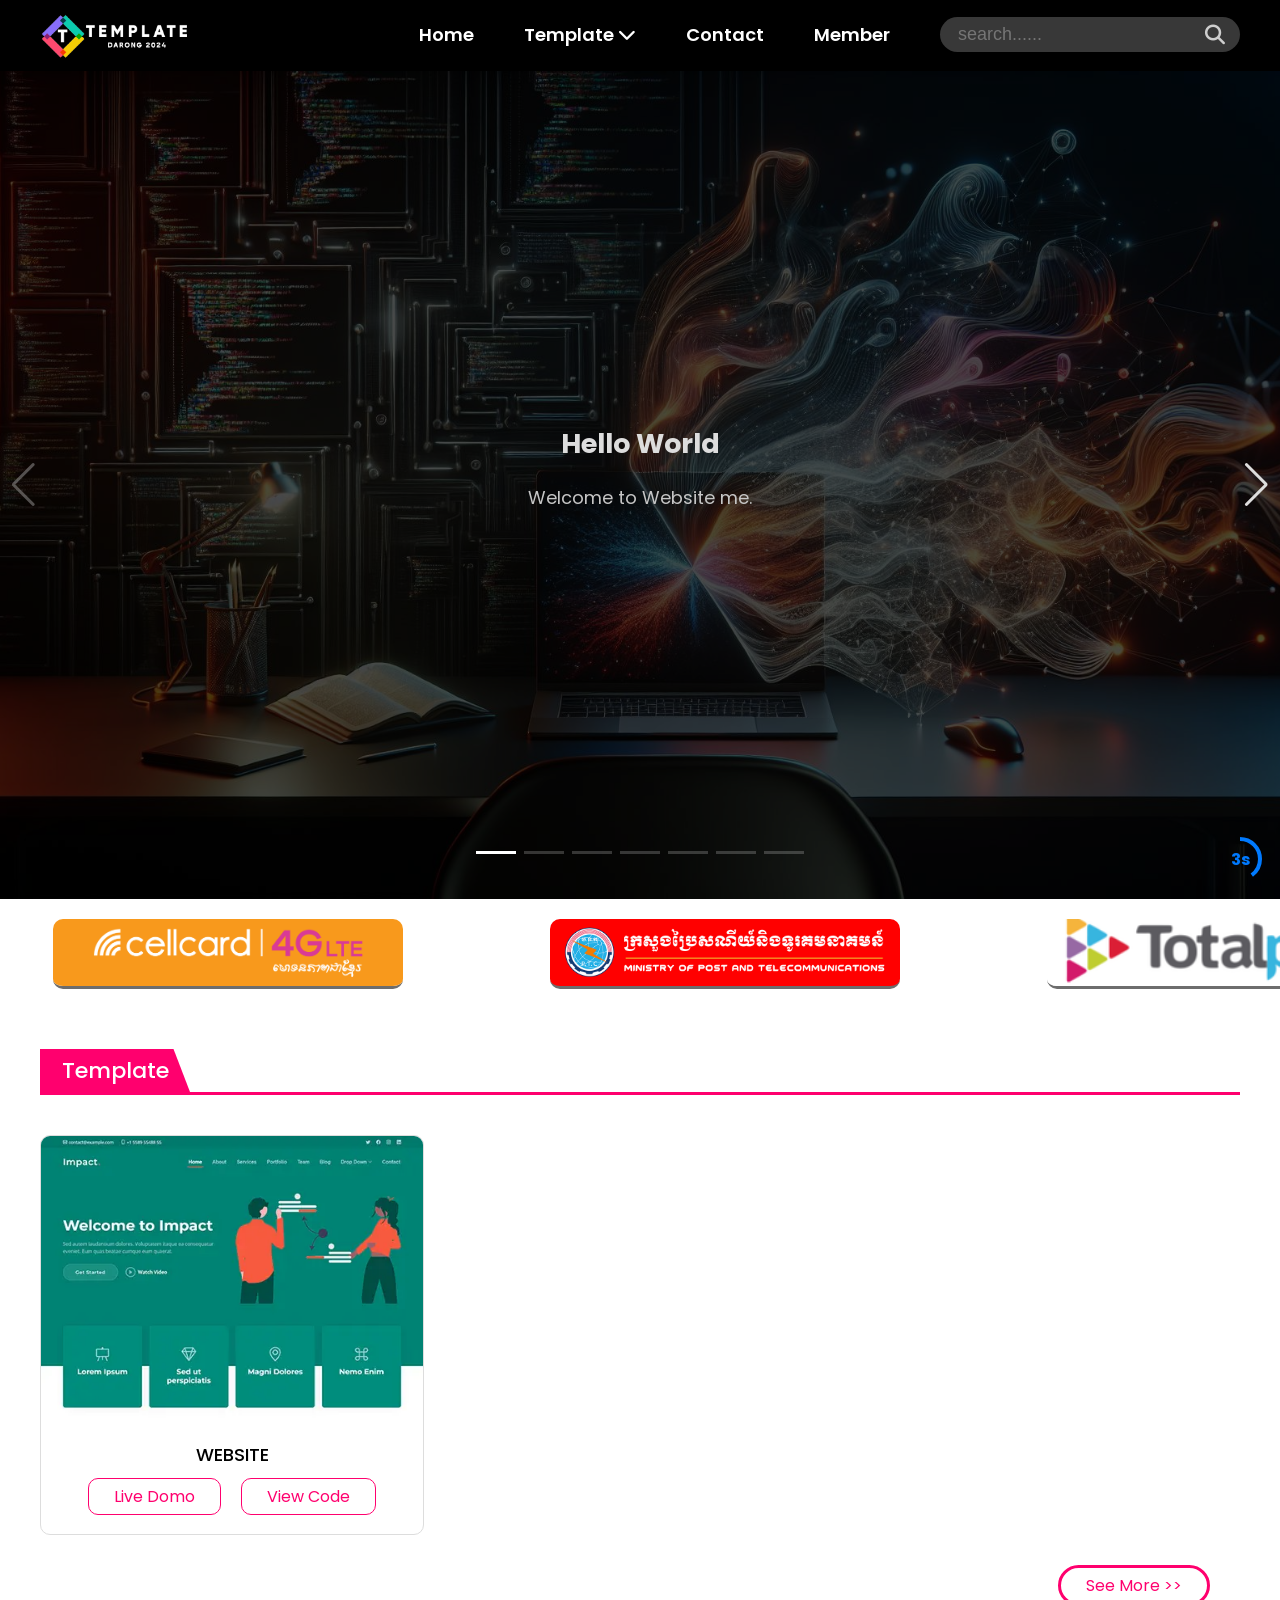
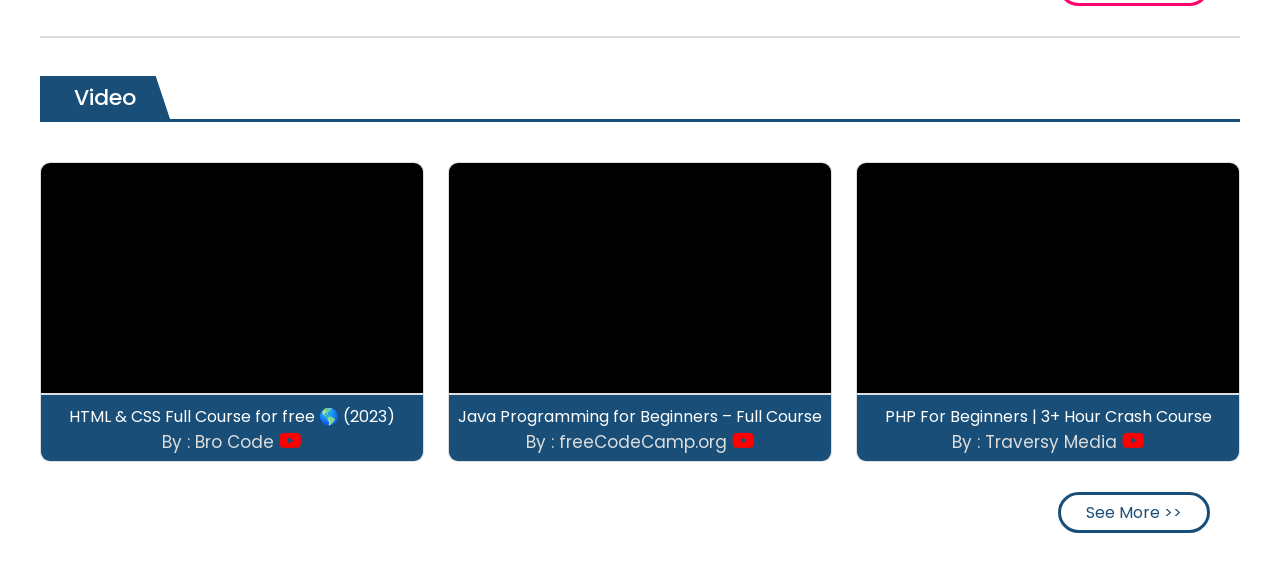
<file: index.html>
<!DOCTYPE html>
<html lang="en">
  <head>
    <meta charset="UTF-8" />
    <meta name="viewport" content="width=device-width, initial-scale=1.0" />
    <title>Template.me</title>
    <link rel="icon" href="logo.png" />
    <link rel="stylesheet" href="css/style.css" />
    <link
      rel="stylesheet"
      href="https://cdnjs.cloudflare.com/ajax/libs/font-awesome/6.5.1/css/all.min.css"
      integrity="sha512-DTOQO9RWCH3ppGqcWaEA1BIZOC6xxalwEsw9c2QQeAIftl+Vegovlnee1c9QX4TctnWMn13TZye+giMm8e2LwA=="
      crossorigin="anonymous"
      referrerpolicy="no-referrer"
    />
    <link rel="stylesheet" href="vendor/css/swiper-bundle.min.css" />
    <link rel="stylesheet" href="vendor/css/hover.css" />
    <link rel="stylesheet" href="vendor/css/plyr.css" />
  </head>
  <body>
    <div class="responsive">
      <h1>Website for Desktop</h1>
    </div>
    <!-- !--------------------------- -->
    <header class="header-bar">
      <div class="container">
        <nav class="navbar">
          <div class="logo">
            <a href="#">
              <img src="image/Template_logo.png" alt="" />
            </a>
          </div>
          <div class="navbar-nav">
            <ul>
              <li class="nav-item"><a href="#" class="nav-link">Home</a></li>
              <li class="nav-item">
                <a href="#" class="nav-link"
                  >Template <i class="fa-solid fa-chevron-down"></i
                ></a>
              </li>
              <li class="nav-item"><a href="#" class="nav-link">Contact</a></li>
              <li class="nav-item"><a href="#" class="nav-link">Member</a></li>
            </ul>
            <div class="search">
              <input
                type="text"
                class="form-search"
                placeholder="search......"
              />
              <i class="fa-solid fa-magnifying-glass"></i>
            </div>
          </div>
        </nav>
      </div>
    </header>
    <!-- !--------------------------- -->
    <main>
      <section class="hero-banner">
        <div class="banner">
          <!-- Swiper -->
          <div class="swiper mySwiper-banner">
            <div class="swiper-wrapper">
              <div class="swiper-slide">
                <img src="image/banner/1.jpeg" alt="" />
                <div class="overlay"></div>
                <div class="content">
                  <div class="banner-title">
                    <h1>Hello World</h1>
                    <p>Welcome to Website me.</p>
                  </div>
                </div>
              </div>
              <div class="swiper-slide">
                <img src="image/banner/2.jpg" alt="" />
                <div class="overlay"></div>
                <div class="content">
                  <div class="banner-title">
                    <h1>Hello World</h1>
                    <p>Welcome to Website me.</p>
                  </div>
                </div>
              </div>
              <div class="swiper-slide">
                <img src="image/banner/3.jpg" alt="" />
                <div class="overlay"></div>
                <div class="content">
                  <div class="banner-title">
                    <h1>Hello World</h1>
                    <p>Welcome to Website me.</p>
                  </div>
                </div>
              </div>
              <div class="swiper-slide">
                <img src="image/banner/4.png" alt="" />
                <div class="overlay"></div>
                <div class="content">
                  <div class="banner-title">
                    <h1>Hello World</h1>
                    <p>Welcome to Website me.</p>
                  </div>
                </div>
              </div>
              <div class="swiper-slide">
                <img src="image/banner/5.png" alt="" />
                <div class="overlay"></div>
                <div class="content">
                  <div class="banner-title">
                    <h1>Hello World</h1>
                    <p>Welcome to Website me.</p>
                  </div>
                </div>
              </div>
              <div class="swiper-slide">
                <img src="image/banner/6.png" alt="" />
                <div class="overlay"></div>
                <div class="content">
                  <div class="banner-title">
                    <h1>Hello World</h1>
                    <p>Welcome to Website me.</p>
                  </div>
                </div>
              </div>
              <div class="swiper-slide">
                <img src="image/banner/7.png" alt="" />
                <div class="overlay"></div>
                <div class="content">
                  <div class="banner-title">
                    <h1>Hello World</h1>
                    <p>Welcome to Website me.</p>
                  </div>
                </div>
              </div>
            </div>
            <div class="swiper-button-next"></div>
            <div class="swiper-button-prev"></div>
            <div class="swiper-pagination"></div>
            <div class="autoplay-progress">
              <svg viewBox="0 0 48 48">
                <circle cx="24" cy="24" r="20"></circle>
              </svg>
              <span></span>
            </div>
          </div>
        </div>
      </section>
      <!-- !---------------------------------- -->
      <section class="sponsor">
        <div class="swiper mySwiper-sponsor">
          <div class="swiper-wrapper">
            <div class="swiper-slide pic-sponsor">
              <img src="image/sponsor/1.png" alt="" />
            </div>
            <div class="swiper-slide pic-sponsor">
              <img src="image/sponsor/2.png" alt="" />
            </div>
            <div class="swiper-slide pic-sponsor">
              <img src="image/sponsor/3.png" alt="" />
            </div>
            <div class="swiper-slide pic-sponsor">
              <img src="image/sponsor/4.png" alt="" />
            </div>
            <div class="swiper-slide pic-sponsor">
              <img src="image/sponsor/5.png" alt="" />
            </div>
            <div class="swiper-slide pic-sponsor">
              <img src="image/sponsor/6.png" alt="" />
            </div>
            <div class="swiper-slide pic-sponsor">
              <img src="image/sponsor/7.jpg" alt="" />
            </div>
            <div class="swiper-slide pic-sponsor">
              <img src="image/sponsor/8.png" alt="" />
            </div>
            <div class="swiper-slide pic-sponsor">
              <img src="image/sponsor/9.png" alt="" />
            </div>
          </div>
        </div>
      </section>
      <!-- !---------------------------------------- -->
      <section class="template title-bar">
        <div class="container border-container">
          <div class="row">
            <div class="col-12">
              <div class="title">
                <h1>Template</h1>
              </div>
            </div>
          </div>
          <div class="row">
            <div class="col-4">
              <div class="card">
                <div class="pic">
                  <img
                    src="image/Img_Template/Impact-bootstrap-website-template-sm.webp"
                    alt=""
                  />
                </div>
                <div class="title-card">
                  <h3>Website</h3>
                </div>
                <div class="button">
                  <a
                    href="web-template/Impact/index.html"
                    class="btn btn-card hvr-bounce-to-right"
                    >Live Domo</a
                  >
                  <a href="#" class="btn btn-card hvr-bounce-to-left"
                    >View Code</a
                  >
                </div>
              </div>
            </div>
            <!-- !--------------------- -->
          </div>
          <div class="row">
            <div class="col-12">
              <div class="see-more-btn">
                <a href="#" class="btn hvr-bounce-to-right">See More >></a>
              </div>
            </div>
          </div>
        </div>
      </section>
      <!-- !-------------------------------------- -->
      <section class="video title-bar">
        <div class="container border-container">
          <div class="row">
            <div class="col-12">
              <div class="title">
                <h1>Video</h1>
              </div>
            </div>
          </div>
          <div class="row">
            <div class="col-4">
              <div class="card">
                <div class="box-video player">
                  <iframe
                    src="https://www.youtube.com/embed/HGTJBPNC-Gw?si=C_9lf4QoT6BEZdsN"
                    title="YouTube video player"
                    frameborder="0"
                    allow="accelerometer; autoplay; clipboard-write; encrypted-media; gyroscope; picture-in-picture; web-share"
                    allowfullscreen
                  ></iframe>
                  <!-- <video src="" controls></video> -->
                </div>
                <div class="video-title">
                  <span>HTML & CSS Full Course for free 🌎 (2023)</span>
                  <a href="#">
                    By : Bro Code
                    <i class="fa-brands fa-youtube"></i>
                  </a>
                </div>
              </div>
            </div>
            <div class="col-4">
              <div class="card">
                <div class="box-video player1">
                  <iframe
                    width="560"
                    height="315"
                    src="https://www.youtube.com/embed/A74TOX803D0?si=nhHi56c0XUs9Z3jc"
                    title="YouTube video player"
                    frameborder="0"
                    allow="accelerometer; autoplay; clipboard-write; encrypted-media; gyroscope; picture-in-picture; web-share"
                    allowfullscreen
                  ></iframe>
                  <!-- <video src="" controls></video> -->
                </div>
                <div class="video-title">
                  <span>Java Programming for Beginners – Full Course</span>
                  <a href="#">
                    By : freeCodeCamp.org
                    <i class="fa-brands fa-youtube"></i>
                  </a>
                </div>
              </div>
            </div>
            <div class="col-4">
              <div class="card">
                <div class="box-video player2">
                  <iframe
                    width="560"
                    height="315"
                    src="https://www.youtube.com/embed/BUCiSSyIGGU?si=zW4XvGoEP83C-SGQ"
                    title="YouTube video player"
                    frameborder="0"
                    allow="accelerometer; autoplay; clipboard-write; encrypted-media; gyroscope; picture-in-picture; web-share"
                    allowfullscreen
                  ></iframe>
                  <!-- <video src="" controls></video> -->
                </div>
                <div class="video-title">
                  <span>PHP For Beginners | 3+ Hour Crash Course</span>
                  <a href="#">
                    By : Traversy Media
                    <i class="fa-brands fa-youtube"></i>
                  </a>
                </div>
              </div>
            </div>
          </div>
          <!-- !--------------------- -->
          <div class="row">
            <div class="col-12">
              <div class="see-more-btn">
                <a
                  href="https://t.me/c/2007427050/2/312"
                  class="btn hvr-bounce-to-right"
                  >See More >></a
                >
              </div>
            </div>
          </div>
        </div>
      </section>
      <!-- !-------------------------------------- -->
    </main>
    <!-- !----------------------- -->
    <!-- *----------------------- -->
    <script src="vendor/js/swiper-bundle.min.js"></script>
    <script src="js/app.js"></script>
    <script src="vendor/js/plyr.js"></script>
    <script>
      const player = new Plyr(".player");
      const player1 = new Plyr(".player1");
      const player2 = new Plyr(".player2");
    </script>
  </body>
</html>
</file>
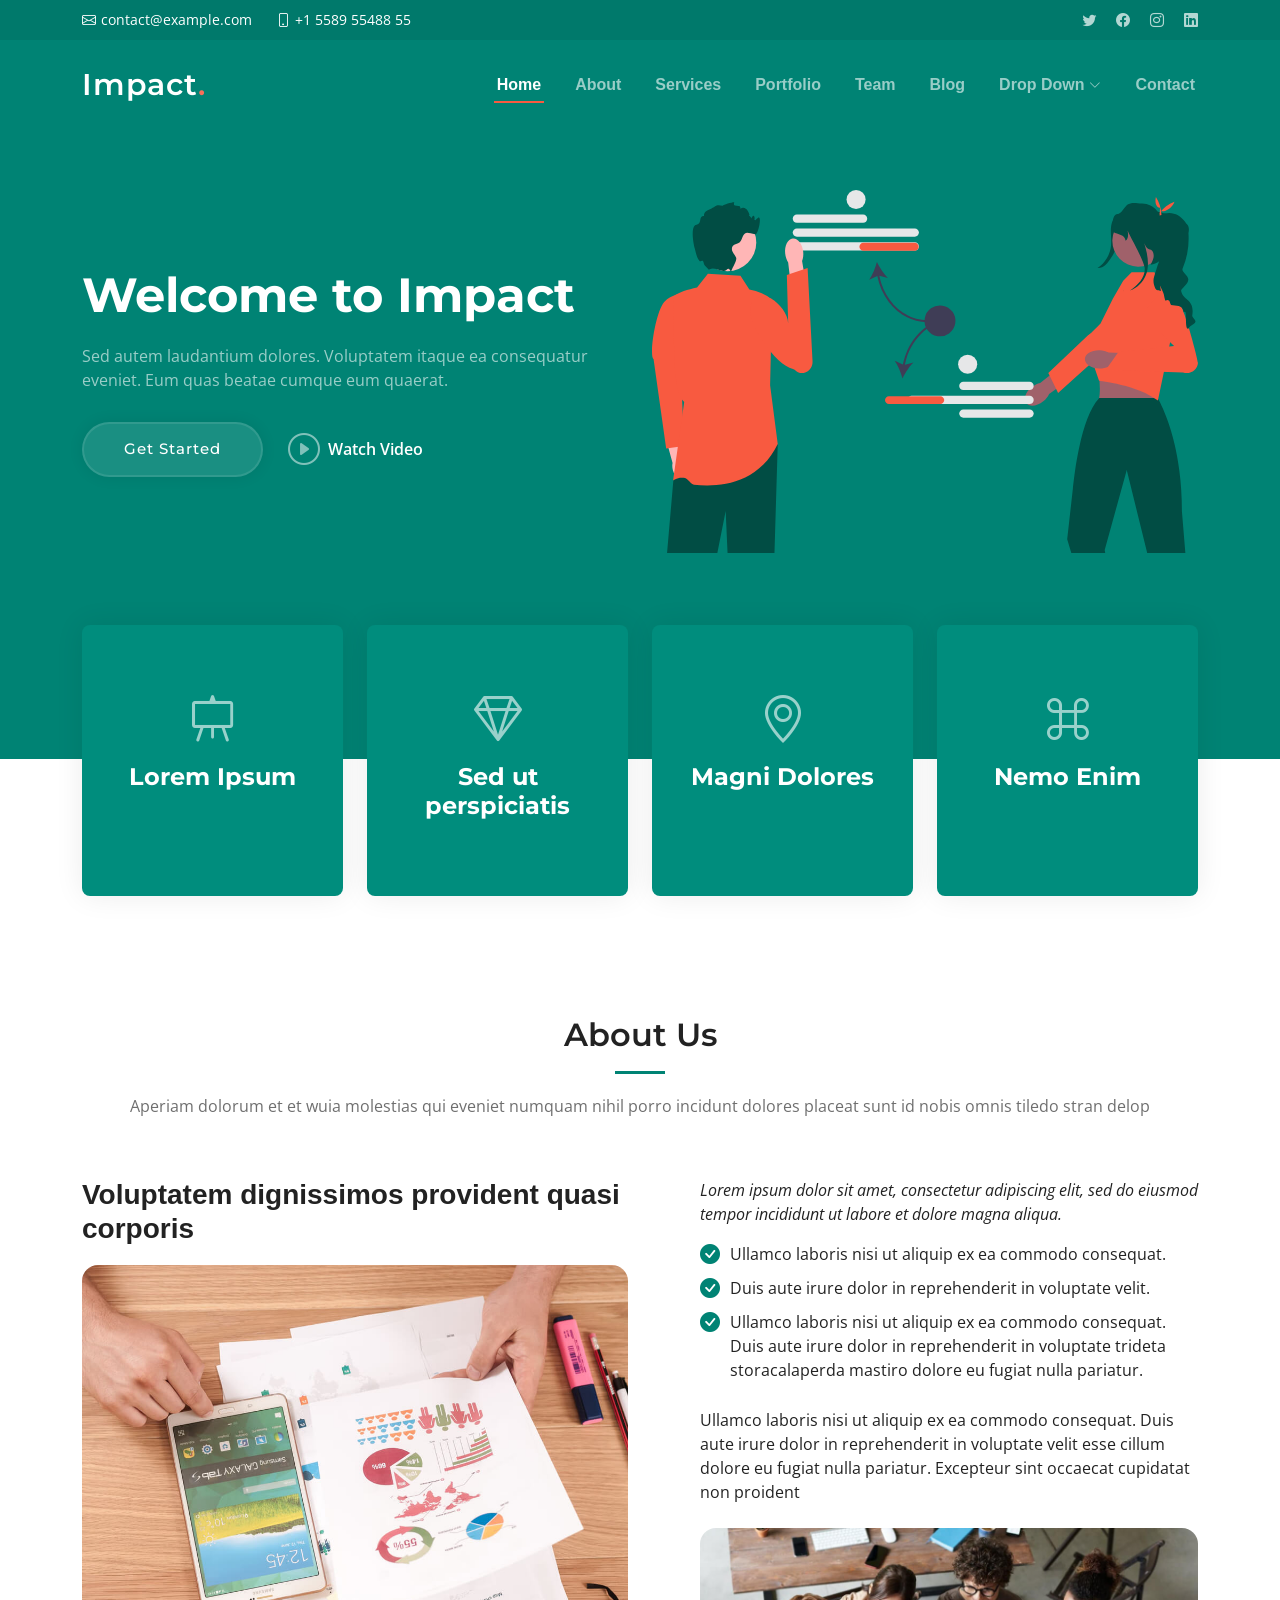
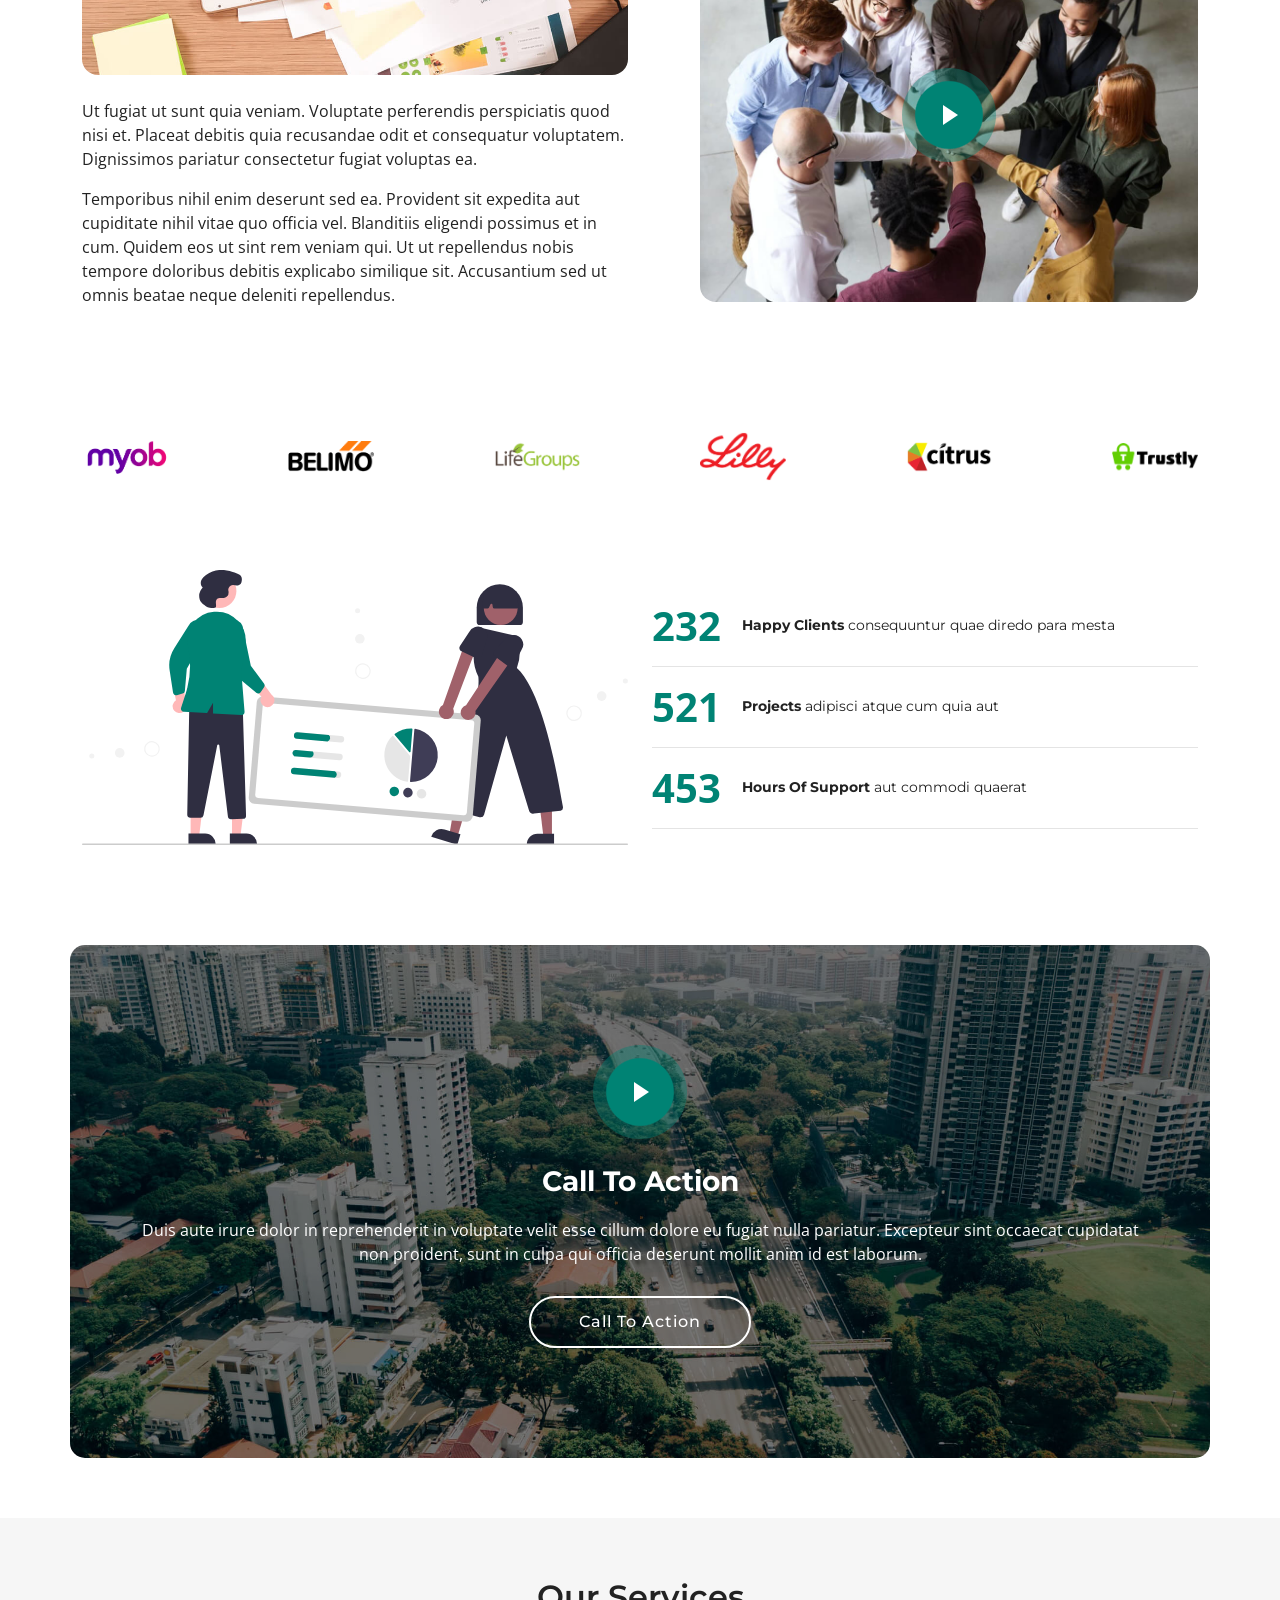
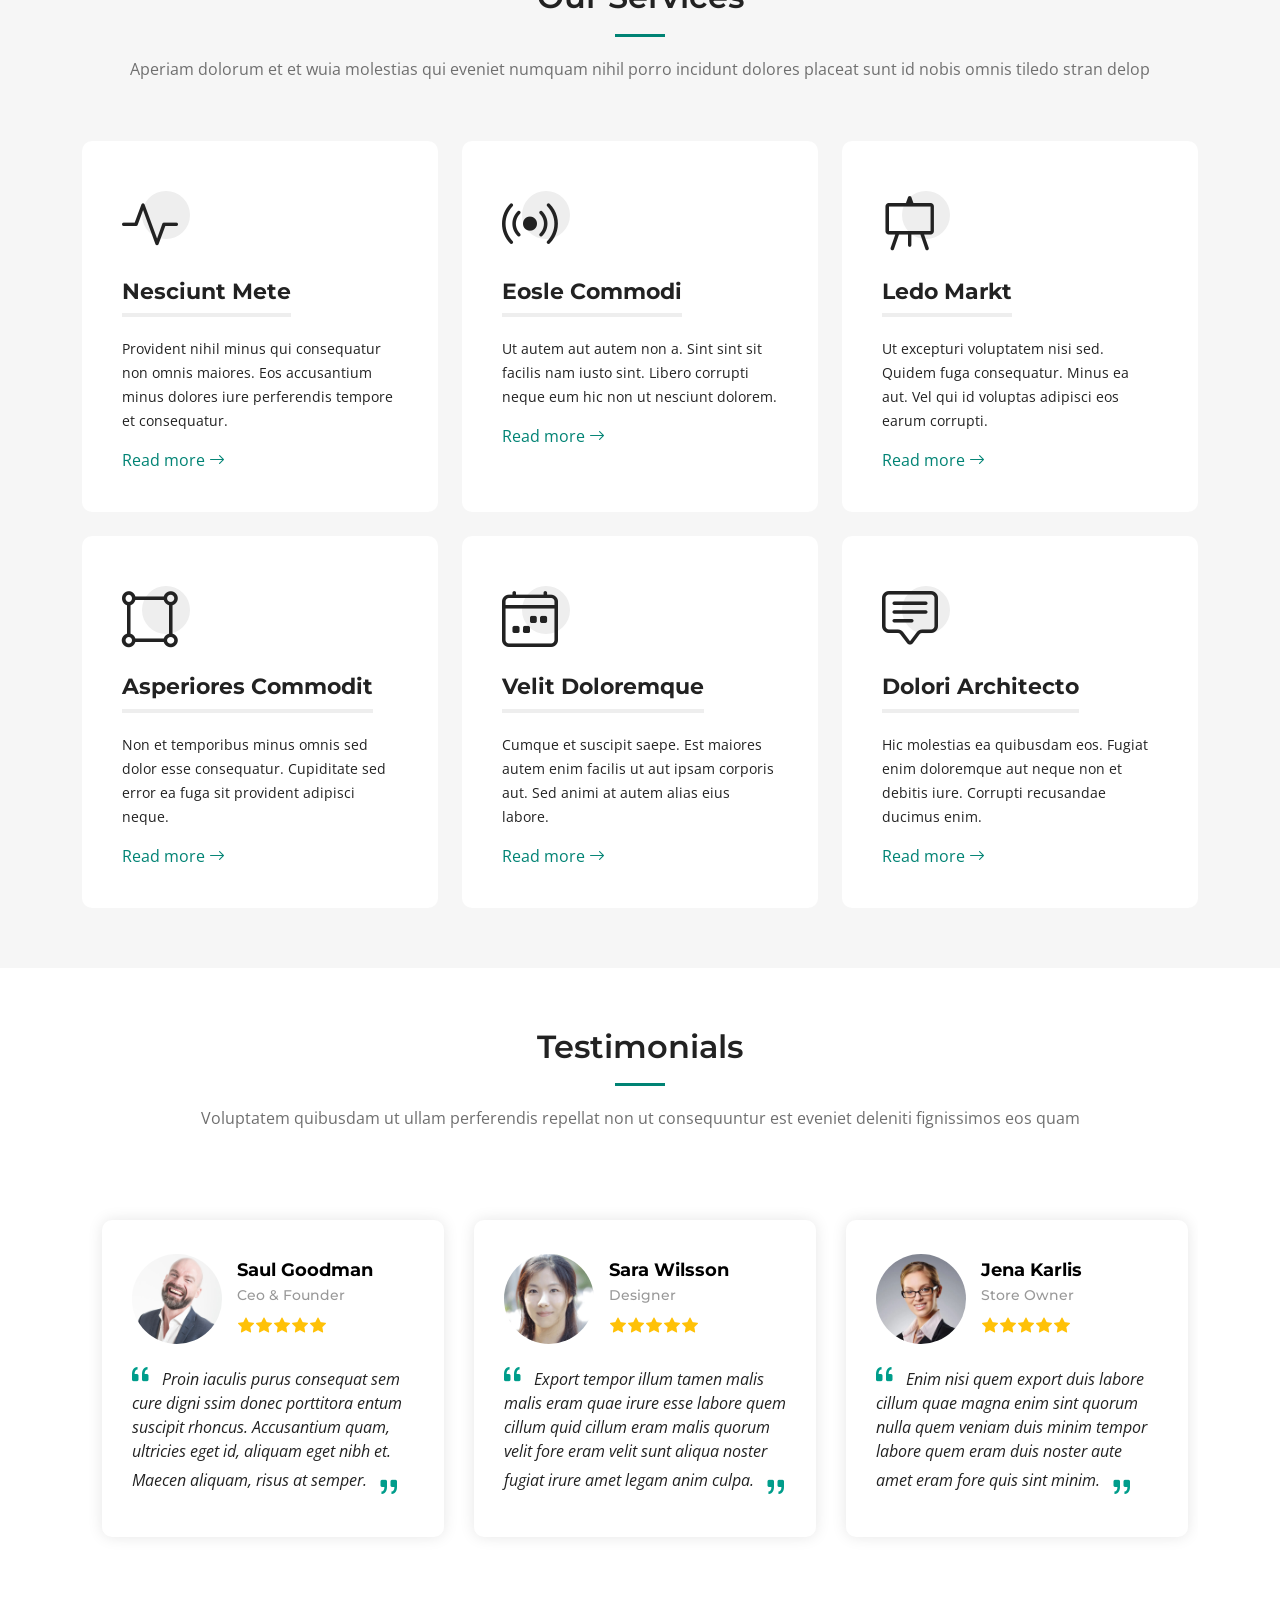
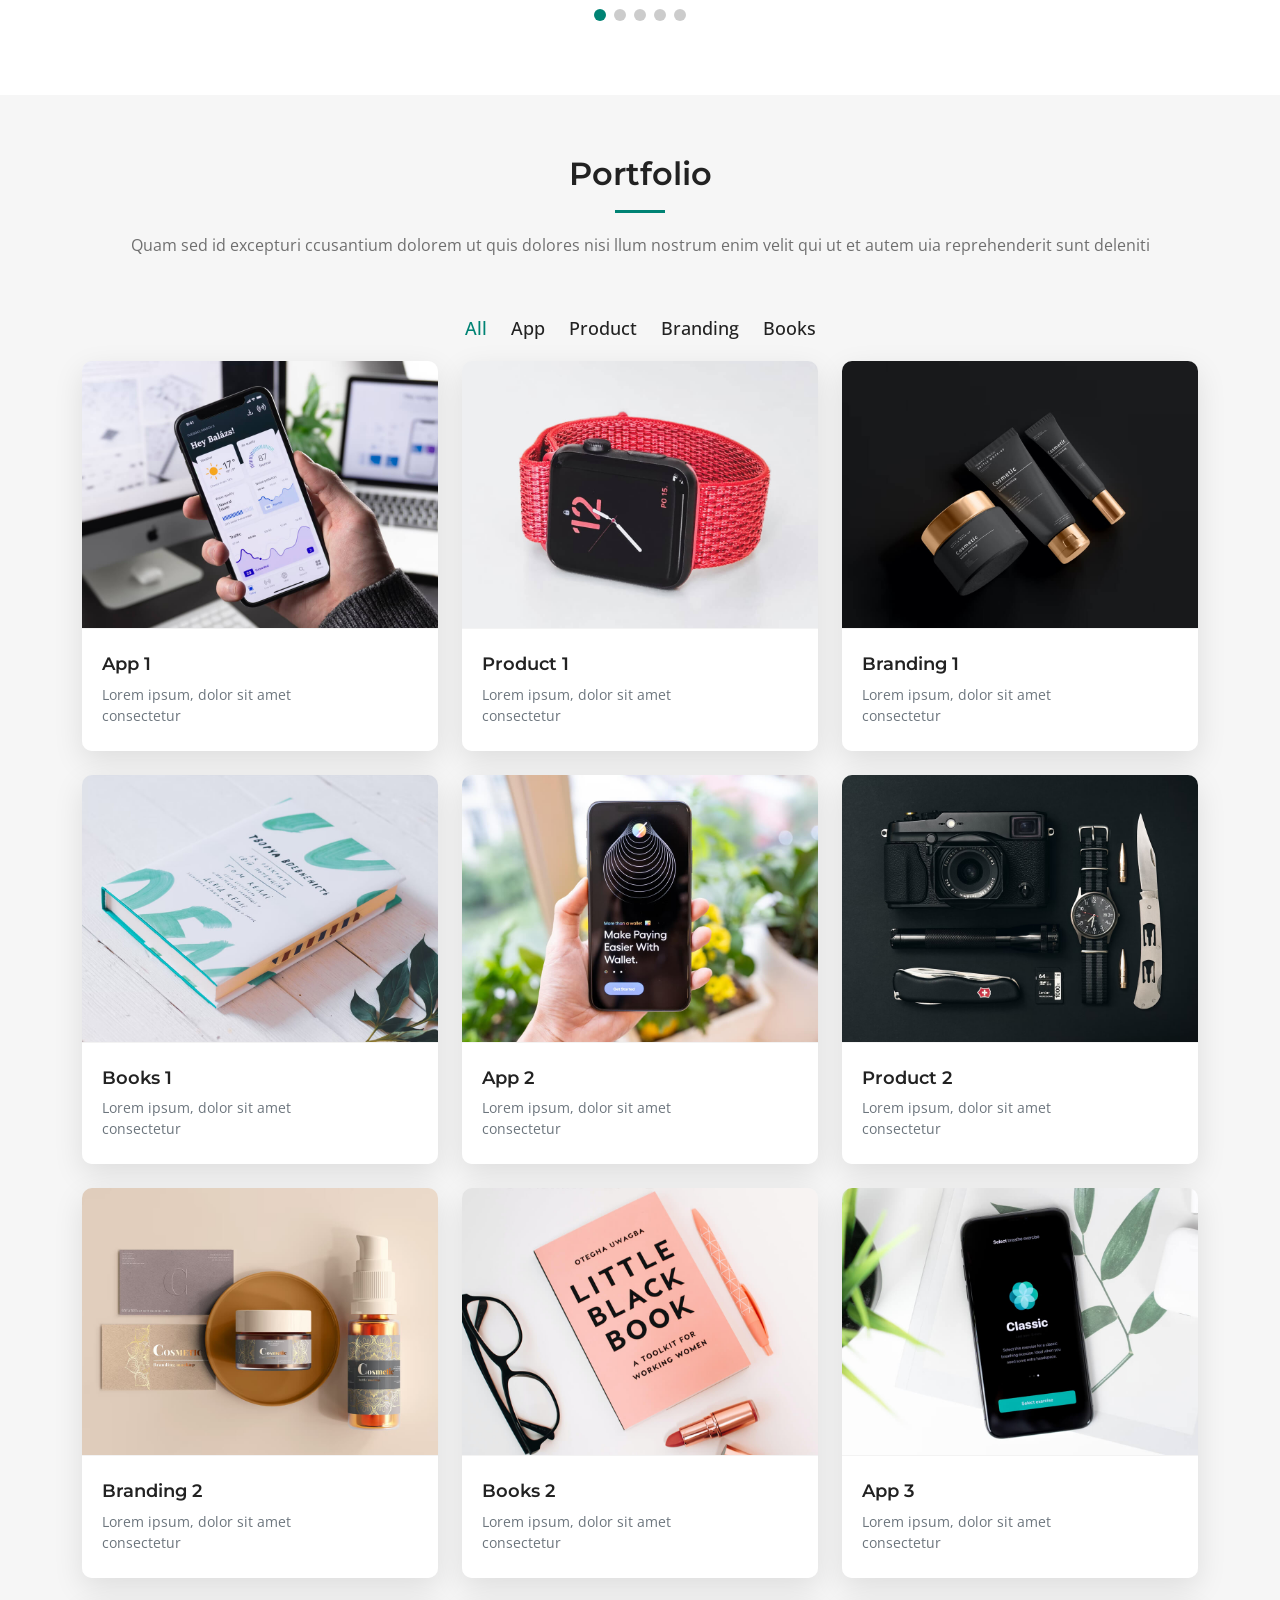
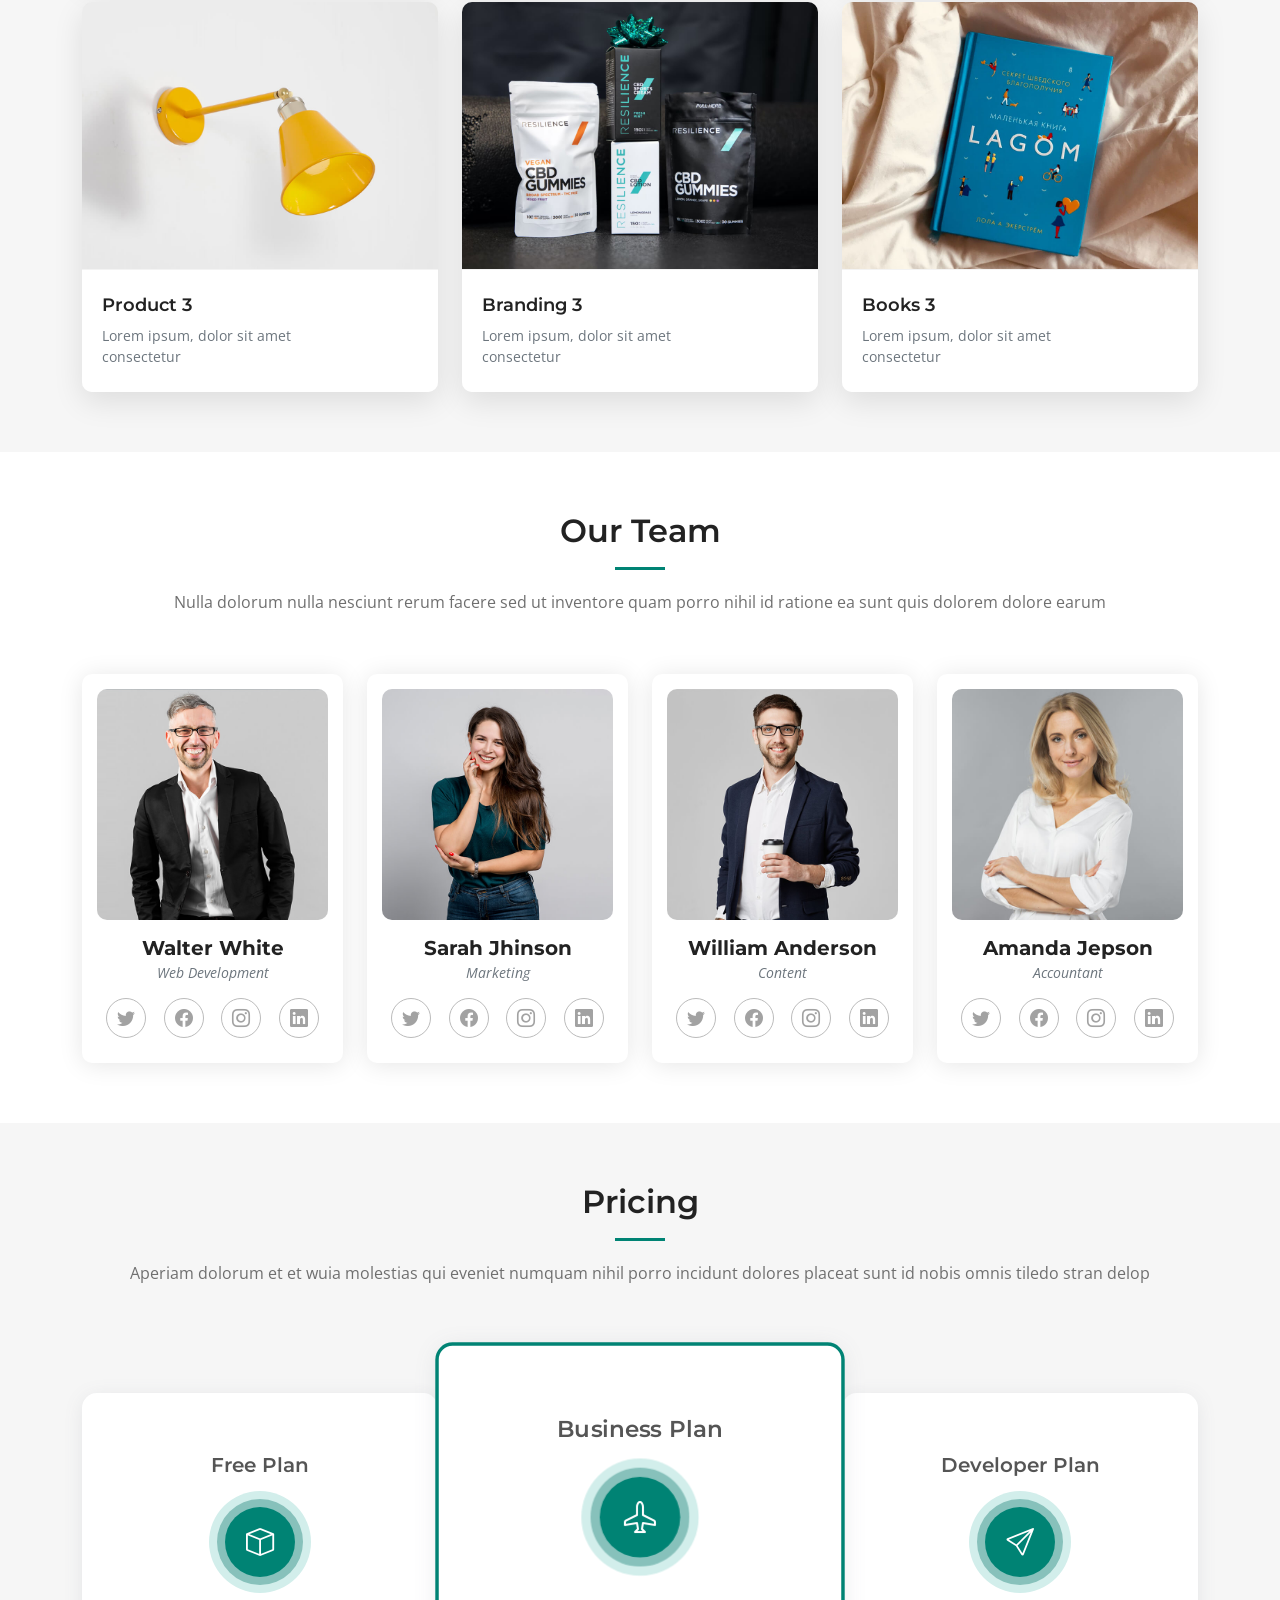
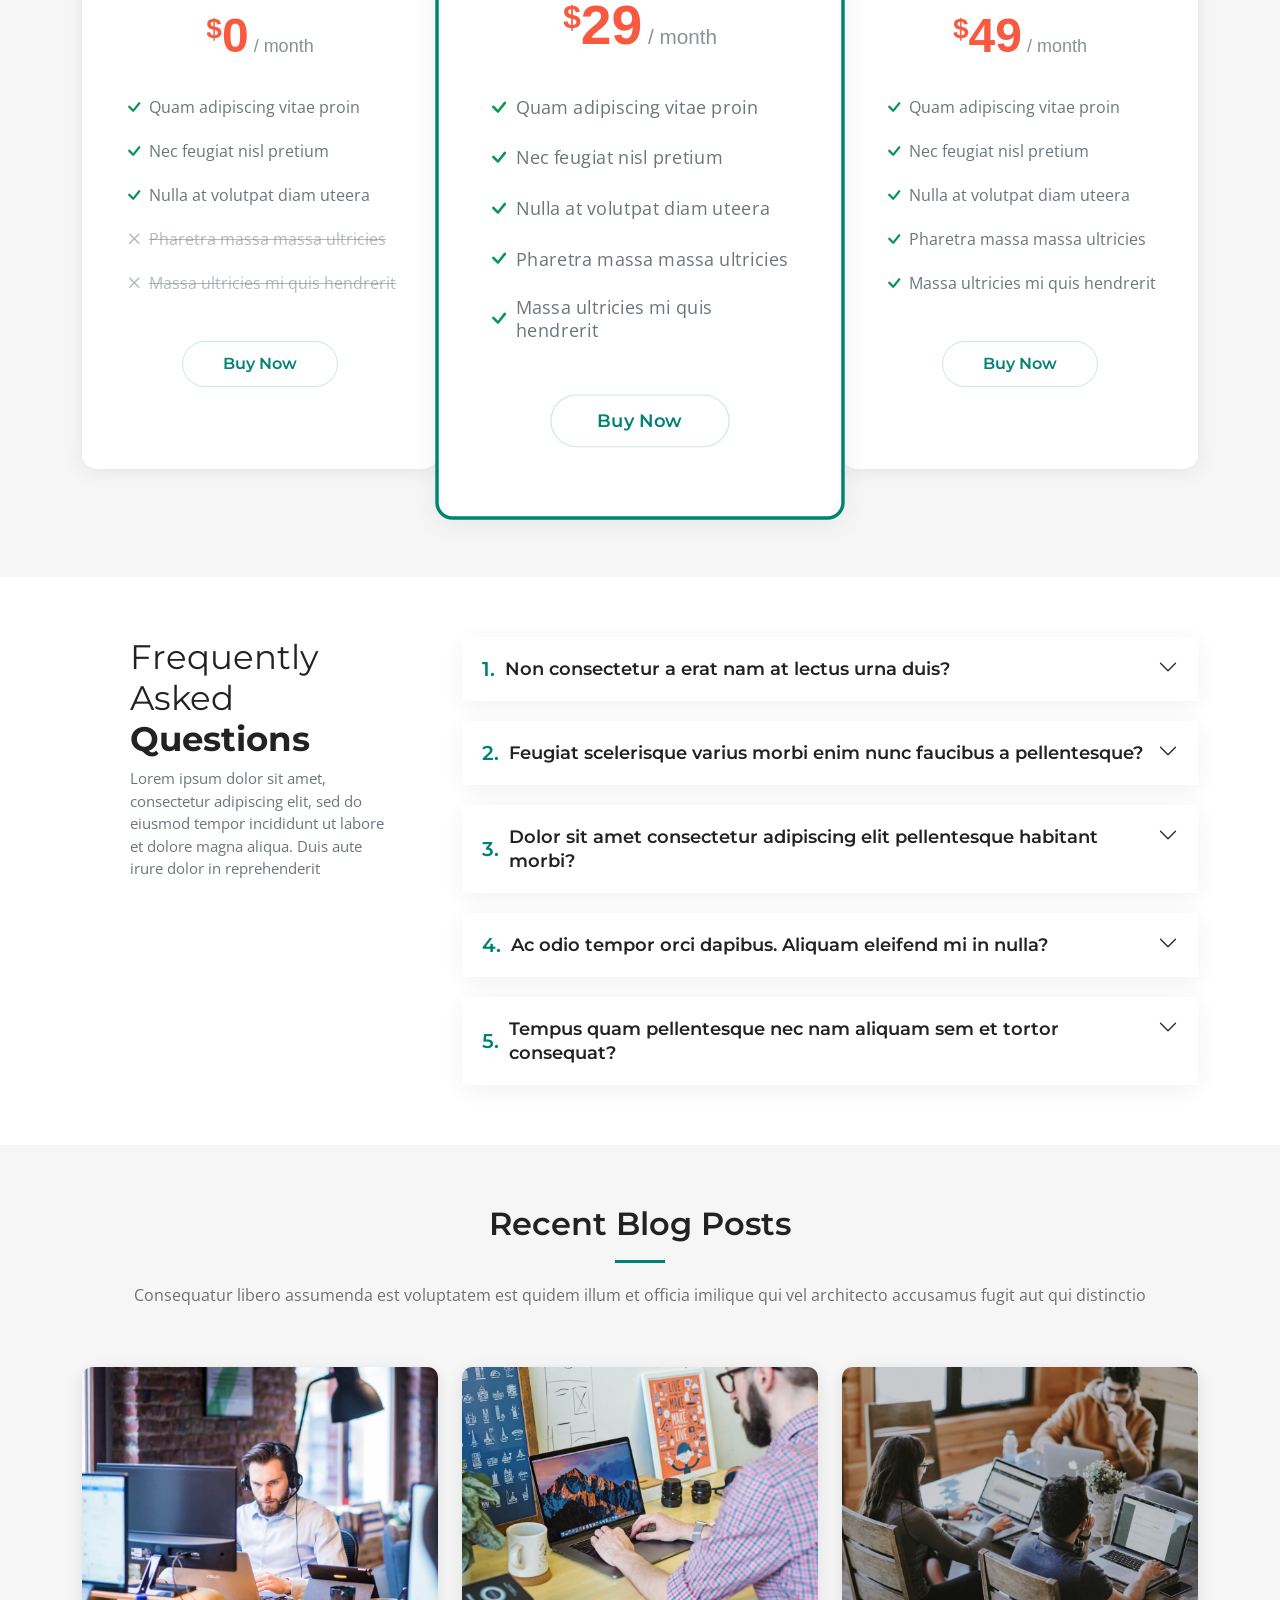
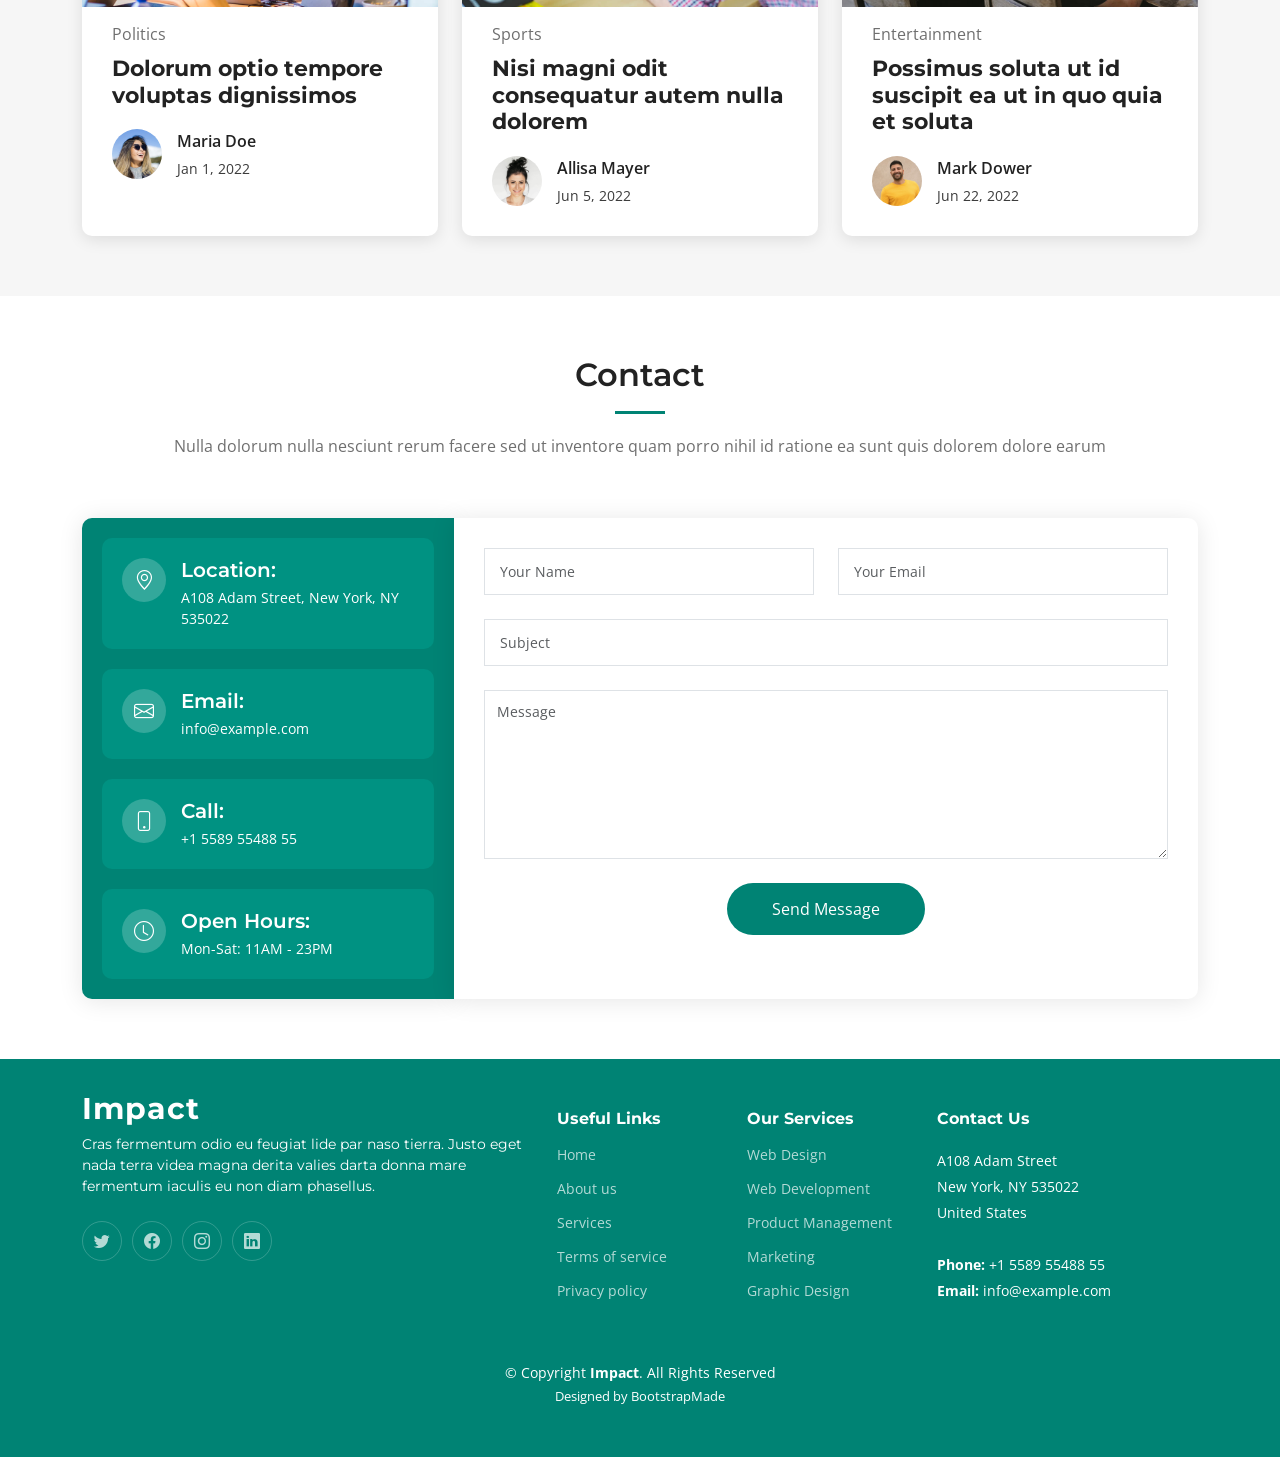
<file: web-template/Impact/index.html>
<!DOCTYPE html>
<html lang="en">

<head>
  <meta charset="utf-8">
  <meta content="width=device-width, initial-scale=1.0" name="viewport">

  <title>Impact Bootstrap Template - Index</title>
  <meta content="" name="description">
  <meta content="" name="keywords">

  <!-- Favicons -->
  <link href="assets/img/favicon.png" rel="icon">
  <link href="assets/img/apple-touch-icon.png" rel="apple-touch-icon">

  <!-- Google Fonts -->
  <link rel="preconnect" href="https://fonts.googleapis.com">
  <link rel="preconnect" href="https://fonts.gstatic.com" crossorigin>
  <link href="https://fonts.googleapis.com/css2?family=Open+Sans:ital,wght@0,300;0,400;0,500;0,600;0,700;1,300;1,400;1,600;1,700&family=Montserrat:ital,wght@0,300;0,400;0,500;0,600;0,700;1,300;1,400;1,500;1,600;1,700&family=Raleway:ital,wght@0,300;0,400;0,500;0,600;0,700;1,300;1,400;1,500;1,600;1,700&display=swap" rel="stylesheet">

  <!-- Vendor CSS Files -->
  <link href="assets/vendor/bootstrap/css/bootstrap.min.css" rel="stylesheet">
  <link href="assets/vendor/bootstrap-icons/bootstrap-icons.css" rel="stylesheet">
  <link href="assets/vendor/aos/aos.css" rel="stylesheet">
  <link href="assets/vendor/glightbox/css/glightbox.min.css" rel="stylesheet">
  <link href="assets/vendor/swiper/swiper-bundle.min.css" rel="stylesheet">

  <!-- Template Main CSS File -->
  <link href="assets/css/main.css" rel="stylesheet">

  <!-- =======================================================
  * Template Name: Impact
  * Template URL: https://bootstrapmade.com/impact-bootstrap-business-website-template/
  * Updated: Mar 17 2024 with Bootstrap v5.3.3
  * Author: BootstrapMade.com
  * License: https://bootstrapmade.com/license/
  ======================================================== -->
</head>

<body>

  <!-- ======= Header ======= -->
  <section id="topbar" class="topbar d-flex align-items-center">
    <div class="container d-flex justify-content-center justify-content-md-between">
      <div class="contact-info d-flex align-items-center">
        <i class="bi bi-envelope d-flex align-items-center"><a href="mailto:contact@example.com">contact@example.com</a></i>
        <i class="bi bi-phone d-flex align-items-center ms-4"><span>+1 5589 55488 55</span></i>
      </div>
      <div class="social-links d-none d-md-flex align-items-center">
        <a href="#" class="twitter"><i class="bi bi-twitter"></i></a>
        <a href="#" class="facebook"><i class="bi bi-facebook"></i></a>
        <a href="#" class="instagram"><i class="bi bi-instagram"></i></a>
        <a href="#" class="linkedin"><i class="bi bi-linkedin"></i></i></a>
      </div>
    </div>
  </section><!-- End Top Bar -->

  <header id="header" class="header d-flex align-items-center">

    <div class="container-fluid container-xl d-flex align-items-center justify-content-between">
      <a href="index.html" class="logo d-flex align-items-center">
        <!-- Uncomment the line below if you also wish to use an image logo -->
        <!-- <img src="assets/img/logo.png" alt=""> -->
        <h1>Impact<span>.</span></h1>
      </a>
      <nav id="navbar" class="navbar">
        <ul>
          <li><a href="#hero">Home</a></li>
          <li><a href="#about">About</a></li>
          <li><a href="#services">Services</a></li>
          <li><a href="#portfolio">Portfolio</a></li>
          <li><a href="#team">Team</a></li>
          <li><a href="blog.html">Blog</a></li>
          <li class="dropdown"><a href="#"><span>Drop Down</span> <i class="bi bi-chevron-down dropdown-indicator"></i></a>
            <ul>
              <li><a href="#">Drop Down 1</a></li>
              <li class="dropdown"><a href="#"><span>Deep Drop Down</span> <i class="bi bi-chevron-down dropdown-indicator"></i></a>
                <ul>
                  <li><a href="#">Deep Drop Down 1</a></li>
                  <li><a href="#">Deep Drop Down 2</a></li>
                  <li><a href="#">Deep Drop Down 3</a></li>
                  <li><a href="#">Deep Drop Down 4</a></li>
                  <li><a href="#">Deep Drop Down 5</a></li>
                </ul>
              </li>
              <li><a href="#">Drop Down 2</a></li>
              <li><a href="#">Drop Down 3</a></li>
              <li><a href="#">Drop Down 4</a></li>
            </ul>
          </li>
          <li><a href="#contact">Contact</a></li>
        </ul>
      </nav><!-- .navbar -->

      <i class="mobile-nav-toggle mobile-nav-show bi bi-list"></i>
      <i class="mobile-nav-toggle mobile-nav-hide d-none bi bi-x"></i>

    </div>
  </header><!-- End Header -->
  <!-- End Header -->

  <!-- ======= Hero Section ======= -->
  <section id="hero" class="hero">
    <div class="container position-relative">
      <div class="row gy-5" data-aos="fade-in">
        <div class="col-lg-6 order-2 order-lg-1 d-flex flex-column justify-content-center text-center text-lg-start">
          <h2>Welcome to <span>Impact</span></h2>
          <p>Sed autem laudantium dolores. Voluptatem itaque ea consequatur eveniet. Eum quas beatae cumque eum quaerat.</p>
          <div class="d-flex justify-content-center justify-content-lg-start">
            <a href="#about" class="btn-get-started">Get Started</a>
            <a href="https://www.youtube.com/watch?v=LXb3EKWsInQ" class="glightbox btn-watch-video d-flex align-items-center"><i class="bi bi-play-circle"></i><span>Watch Video</span></a>
          </div>
        </div>
        <div class="col-lg-6 order-1 order-lg-2">
          <img src="assets/img/hero-img.svg" class="img-fluid" alt="" data-aos="zoom-out" data-aos-delay="100">
        </div>
      </div>
    </div>

    <div class="icon-boxes position-relative">
      <div class="container position-relative">
        <div class="row gy-4 mt-5">

          <div class="col-xl-3 col-md-6" data-aos="fade-up" data-aos-delay="100">
            <div class="icon-box">
              <div class="icon"><i class="bi bi-easel"></i></div>
              <h4 class="title"><a href="" class="stretched-link">Lorem Ipsum</a></h4>
            </div>
          </div><!--End Icon Box -->

          <div class="col-xl-3 col-md-6" data-aos="fade-up" data-aos-delay="200">
            <div class="icon-box">
              <div class="icon"><i class="bi bi-gem"></i></div>
              <h4 class="title"><a href="" class="stretched-link">Sed ut perspiciatis</a></h4>
            </div>
          </div><!--End Icon Box -->

          <div class="col-xl-3 col-md-6" data-aos="fade-up" data-aos-delay="300">
            <div class="icon-box">
              <div class="icon"><i class="bi bi-geo-alt"></i></div>
              <h4 class="title"><a href="" class="stretched-link">Magni Dolores</a></h4>
            </div>
          </div><!--End Icon Box -->

          <div class="col-xl-3 col-md-6" data-aos="fade-up" data-aos-delay="500">
            <div class="icon-box">
              <div class="icon"><i class="bi bi-command"></i></div>
              <h4 class="title"><a href="" class="stretched-link">Nemo Enim</a></h4>
            </div>
          </div><!--End Icon Box -->

        </div>
      </div>
    </div>

    </div>
  </section>
  <!-- End Hero Section -->

  <main id="main">

    <!-- ======= About Us Section ======= -->
    <section id="about" class="about">
      <div class="container" data-aos="fade-up">

        <div class="section-header">
          <h2>About Us</h2>
          <p>Aperiam dolorum et et wuia molestias qui eveniet numquam nihil porro incidunt dolores placeat sunt id nobis omnis tiledo stran delop</p>
        </div>

        <div class="row gy-4">
          <div class="col-lg-6">
            <h3>Voluptatem dignissimos provident quasi corporis</h3>
            <img src="assets/img/about.jpg" class="img-fluid rounded-4 mb-4" alt="">
            <p>Ut fugiat ut sunt quia veniam. Voluptate perferendis perspiciatis quod nisi et. Placeat debitis quia recusandae odit et consequatur voluptatem. Dignissimos pariatur consectetur fugiat voluptas ea.</p>
            <p>Temporibus nihil enim deserunt sed ea. Provident sit expedita aut cupiditate nihil vitae quo officia vel. Blanditiis eligendi possimus et in cum. Quidem eos ut sint rem veniam qui. Ut ut repellendus nobis tempore doloribus debitis explicabo similique sit. Accusantium sed ut omnis beatae neque deleniti repellendus.</p>
          </div>
          <div class="col-lg-6">
            <div class="content ps-0 ps-lg-5">
              <p class="fst-italic">
                Lorem ipsum dolor sit amet, consectetur adipiscing elit, sed do eiusmod tempor incididunt ut labore et dolore
                magna aliqua.
              </p>
              <ul>
                <li><i class="bi bi-check-circle-fill"></i> Ullamco laboris nisi ut aliquip ex ea commodo consequat.</li>
                <li><i class="bi bi-check-circle-fill"></i> Duis aute irure dolor in reprehenderit in voluptate velit.</li>
                <li><i class="bi bi-check-circle-fill"></i> Ullamco laboris nisi ut aliquip ex ea commodo consequat. Duis aute irure dolor in reprehenderit in voluptate trideta storacalaperda mastiro dolore eu fugiat nulla pariatur.</li>
              </ul>
              <p>
                Ullamco laboris nisi ut aliquip ex ea commodo consequat. Duis aute irure dolor in reprehenderit in voluptate
                velit esse cillum dolore eu fugiat nulla pariatur. Excepteur sint occaecat cupidatat non proident
              </p>

              <div class="position-relative mt-4">
                <img src="assets/img/about-2.jpg" class="img-fluid rounded-4" alt="">
                <a href="https://www.youtube.com/watch?v=LXb3EKWsInQ" class="glightbox play-btn"></a>
              </div>
            </div>
          </div>
        </div>

      </div>
    </section><!-- End About Us Section -->

    <!-- ======= Clients Section ======= -->
    <section id="clients" class="clients">
      <div class="container" data-aos="zoom-out">

        <div class="clients-slider swiper">
          <div class="swiper-wrapper align-items-center">
            <div class="swiper-slide"><img src="assets/img/clients/client-1.png" class="img-fluid" alt=""></div>
            <div class="swiper-slide"><img src="assets/img/clients/client-2.png" class="img-fluid" alt=""></div>
            <div class="swiper-slide"><img src="assets/img/clients/client-3.png" class="img-fluid" alt=""></div>
            <div class="swiper-slide"><img src="assets/img/clients/client-4.png" class="img-fluid" alt=""></div>
            <div class="swiper-slide"><img src="assets/img/clients/client-5.png" class="img-fluid" alt=""></div>
            <div class="swiper-slide"><img src="assets/img/clients/client-6.png" class="img-fluid" alt=""></div>
            <div class="swiper-slide"><img src="assets/img/clients/client-7.png" class="img-fluid" alt=""></div>
            <div class="swiper-slide"><img src="assets/img/clients/client-8.png" class="img-fluid" alt=""></div>
          </div>
        </div>

      </div>
    </section><!-- End Clients Section -->

    <!-- ======= Stats Counter Section ======= -->
    <section id="stats-counter" class="stats-counter">
      <div class="container" data-aos="fade-up">

        <div class="row gy-4 align-items-center">

          <div class="col-lg-6">
            <img src="assets/img/stats-img.svg" alt="" class="img-fluid">
          </div>

          <div class="col-lg-6">

            <div class="stats-item d-flex align-items-center">
              <span data-purecounter-start="0" data-purecounter-end="232" data-purecounter-duration="1" class="purecounter"></span>
              <p><strong>Happy Clients</strong> consequuntur quae diredo para mesta</p>
            </div><!-- End Stats Item -->

            <div class="stats-item d-flex align-items-center">
              <span data-purecounter-start="0" data-purecounter-end="521" data-purecounter-duration="1" class="purecounter"></span>
              <p><strong>Projects</strong> adipisci atque cum quia aut</p>
            </div><!-- End Stats Item -->

            <div class="stats-item d-flex align-items-center">
              <span data-purecounter-start="0" data-purecounter-end="453" data-purecounter-duration="1" class="purecounter"></span>
              <p><strong>Hours Of Support</strong> aut commodi quaerat</p>
            </div><!-- End Stats Item -->

          </div>

        </div>

      </div>
    </section><!-- End Stats Counter Section -->

    <!-- ======= Call To Action Section ======= -->
    <section id="call-to-action" class="call-to-action">
      <div class="container text-center" data-aos="zoom-out">
        <a href="https://www.youtube.com/watch?v=LXb3EKWsInQ" class="glightbox play-btn"></a>
        <h3>Call To Action</h3>
        <p> Duis aute irure dolor in reprehenderit in voluptate velit esse cillum dolore eu fugiat nulla pariatur. Excepteur sint occaecat cupidatat non proident, sunt in culpa qui officia deserunt mollit anim id est laborum.</p>
        <a class="cta-btn" href="#">Call To Action</a>
      </div>
    </section><!-- End Call To Action Section -->

    <!-- ======= Our Services Section ======= -->
    <section id="services" class="services sections-bg">
      <div class="container" data-aos="fade-up">

        <div class="section-header">
          <h2>Our Services</h2>
          <p>Aperiam dolorum et et wuia molestias qui eveniet numquam nihil porro incidunt dolores placeat sunt id nobis omnis tiledo stran delop</p>
        </div>

        <div class="row gy-4" data-aos="fade-up" data-aos-delay="100">

          <div class="col-lg-4 col-md-6">
            <div class="service-item  position-relative">
              <div class="icon">
                <i class="bi bi-activity"></i>
              </div>
              <h3>Nesciunt Mete</h3>
              <p>Provident nihil minus qui consequatur non omnis maiores. Eos accusantium minus dolores iure perferendis tempore et consequatur.</p>
              <a href="#" class="readmore stretched-link">Read more <i class="bi bi-arrow-right"></i></a>
            </div>
          </div><!-- End Service Item -->

          <div class="col-lg-4 col-md-6">
            <div class="service-item position-relative">
              <div class="icon">
                <i class="bi bi-broadcast"></i>
              </div>
              <h3>Eosle Commodi</h3>
              <p>Ut autem aut autem non a. Sint sint sit facilis nam iusto sint. Libero corrupti neque eum hic non ut nesciunt dolorem.</p>
              <a href="#" class="readmore stretched-link">Read more <i class="bi bi-arrow-right"></i></a>
            </div>
          </div><!-- End Service Item -->

          <div class="col-lg-4 col-md-6">
            <div class="service-item position-relative">
              <div class="icon">
                <i class="bi bi-easel"></i>
              </div>
              <h3>Ledo Markt</h3>
              <p>Ut excepturi voluptatem nisi sed. Quidem fuga consequatur. Minus ea aut. Vel qui id voluptas adipisci eos earum corrupti.</p>
              <a href="#" class="readmore stretched-link">Read more <i class="bi bi-arrow-right"></i></a>
            </div>
          </div><!-- End Service Item -->

          <div class="col-lg-4 col-md-6">
            <div class="service-item position-relative">
              <div class="icon">
                <i class="bi bi-bounding-box-circles"></i>
              </div>
              <h3>Asperiores Commodit</h3>
              <p>Non et temporibus minus omnis sed dolor esse consequatur. Cupiditate sed error ea fuga sit provident adipisci neque.</p>
              <a href="#" class="readmore stretched-link">Read more <i class="bi bi-arrow-right"></i></a>
            </div>
          </div><!-- End Service Item -->

          <div class="col-lg-4 col-md-6">
            <div class="service-item position-relative">
              <div class="icon">
                <i class="bi bi-calendar4-week"></i>
              </div>
              <h3>Velit Doloremque</h3>
              <p>Cumque et suscipit saepe. Est maiores autem enim facilis ut aut ipsam corporis aut. Sed animi at autem alias eius labore.</p>
              <a href="#" class="readmore stretched-link">Read more <i class="bi bi-arrow-right"></i></a>
            </div>
          </div><!-- End Service Item -->

          <div class="col-lg-4 col-md-6">
            <div class="service-item position-relative">
              <div class="icon">
                <i class="bi bi-chat-square-text"></i>
              </div>
              <h3>Dolori Architecto</h3>
              <p>Hic molestias ea quibusdam eos. Fugiat enim doloremque aut neque non et debitis iure. Corrupti recusandae ducimus enim.</p>
              <a href="#" class="readmore stretched-link">Read more <i class="bi bi-arrow-right"></i></a>
            </div>
          </div><!-- End Service Item -->

        </div>

      </div>
    </section><!-- End Our Services Section -->

    <!-- ======= Testimonials Section ======= -->
    <section id="testimonials" class="testimonials">
      <div class="container" data-aos="fade-up">

        <div class="section-header">
          <h2>Testimonials</h2>
          <p>Voluptatem quibusdam ut ullam perferendis repellat non ut consequuntur est eveniet deleniti fignissimos eos quam</p>
        </div>

        <div class="slides-3 swiper" data-aos="fade-up" data-aos-delay="100">
          <div class="swiper-wrapper">

            <div class="swiper-slide">
              <div class="testimonial-wrap">
                <div class="testimonial-item">
                  <div class="d-flex align-items-center">
                    <img src="assets/img/testimonials/testimonials-1.jpg" class="testimonial-img flex-shrink-0" alt="">
                    <div>
                      <h3>Saul Goodman</h3>
                      <h4>Ceo &amp; Founder</h4>
                      <div class="stars">
                        <i class="bi bi-star-fill"></i><i class="bi bi-star-fill"></i><i class="bi bi-star-fill"></i><i class="bi bi-star-fill"></i><i class="bi bi-star-fill"></i>
                      </div>
                    </div>
                  </div>
                  <p>
                    <i class="bi bi-quote quote-icon-left"></i>
                    Proin iaculis purus consequat sem cure digni ssim donec porttitora entum suscipit rhoncus. Accusantium quam, ultricies eget id, aliquam eget nibh et. Maecen aliquam, risus at semper.
                    <i class="bi bi-quote quote-icon-right"></i>
                  </p>
                </div>
              </div>
            </div><!-- End testimonial item -->

            <div class="swiper-slide">
              <div class="testimonial-wrap">
                <div class="testimonial-item">
                  <div class="d-flex align-items-center">
                    <img src="assets/img/testimonials/testimonials-2.jpg" class="testimonial-img flex-shrink-0" alt="">
                    <div>
                      <h3>Sara Wilsson</h3>
                      <h4>Designer</h4>
                      <div class="stars">
                        <i class="bi bi-star-fill"></i><i class="bi bi-star-fill"></i><i class="bi bi-star-fill"></i><i class="bi bi-star-fill"></i><i class="bi bi-star-fill"></i>
                      </div>
                    </div>
                  </div>
                  <p>
                    <i class="bi bi-quote quote-icon-left"></i>
                    Export tempor illum tamen malis malis eram quae irure esse labore quem cillum quid cillum eram malis quorum velit fore eram velit sunt aliqua noster fugiat irure amet legam anim culpa.
                    <i class="bi bi-quote quote-icon-right"></i>
                  </p>
                </div>
              </div>
            </div><!-- End testimonial item -->

            <div class="swiper-slide">
              <div class="testimonial-wrap">
                <div class="testimonial-item">
                  <div class="d-flex align-items-center">
                    <img src="assets/img/testimonials/testimonials-3.jpg" class="testimonial-img flex-shrink-0" alt="">
                    <div>
                      <h3>Jena Karlis</h3>
                      <h4>Store Owner</h4>
                      <div class="stars">
                        <i class="bi bi-star-fill"></i><i class="bi bi-star-fill"></i><i class="bi bi-star-fill"></i><i class="bi bi-star-fill"></i><i class="bi bi-star-fill"></i>
                      </div>
                    </div>
                  </div>
                  <p>
                    <i class="bi bi-quote quote-icon-left"></i>
                    Enim nisi quem export duis labore cillum quae magna enim sint quorum nulla quem veniam duis minim tempor labore quem eram duis noster aute amet eram fore quis sint minim.
                    <i class="bi bi-quote quote-icon-right"></i>
                  </p>
                </div>
              </div>
            </div><!-- End testimonial item -->

            <div class="swiper-slide">
              <div class="testimonial-wrap">
                <div class="testimonial-item">
                  <div class="d-flex align-items-center">
                    <img src="assets/img/testimonials/testimonials-4.jpg" class="testimonial-img flex-shrink-0" alt="">
                    <div>
                      <h3>Matt Brandon</h3>
                      <h4>Freelancer</h4>
                      <div class="stars">
                        <i class="bi bi-star-fill"></i><i class="bi bi-star-fill"></i><i class="bi bi-star-fill"></i><i class="bi bi-star-fill"></i><i class="bi bi-star-fill"></i>
                      </div>
                    </div>
                  </div>
                  <p>
                    <i class="bi bi-quote quote-icon-left"></i>
                    Fugiat enim eram quae cillum dolore dolor amet nulla culpa multos export minim fugiat minim velit minim dolor enim duis veniam ipsum anim magna sunt elit fore quem dolore.
                    <i class="bi bi-quote quote-icon-right"></i>
                  </p>
                </div>
              </div>
            </div><!-- End testimonial item -->

            <div class="swiper-slide">
              <div class="testimonial-wrap">
                <div class="testimonial-item">
                  <div class="d-flex align-items-center">
                    <img src="assets/img/testimonials/testimonials-5.jpg" class="testimonial-img flex-shrink-0" alt="">
                    <div>
                      <h3>John Larson</h3>
                      <h4>Entrepreneur</h4>
                      <div class="stars">
                        <i class="bi bi-star-fill"></i><i class="bi bi-star-fill"></i><i class="bi bi-star-fill"></i><i class="bi bi-star-fill"></i><i class="bi bi-star-fill"></i>
                      </div>
                    </div>
                  </div>
                  <p>
                    <i class="bi bi-quote quote-icon-left"></i>
                    Quis quorum aliqua sint quem legam fore sunt eram irure aliqua veniam tempor noster veniam enim culpa labore duis sunt culpa nulla illum cillum fugiat legam esse veniam culpa fore.
                    <i class="bi bi-quote quote-icon-right"></i>
                  </p>
                </div>
              </div>
            </div><!-- End testimonial item -->

          </div>
          <div class="swiper-pagination"></div>
        </div>

      </div>
    </section><!-- End Testimonials Section -->

    <!-- ======= Portfolio Section ======= -->
    <section id="portfolio" class="portfolio sections-bg">
      <div class="container" data-aos="fade-up">

        <div class="section-header">
          <h2>Portfolio</h2>
          <p>Quam sed id excepturi ccusantium dolorem ut quis dolores nisi llum nostrum enim velit qui ut et autem uia reprehenderit sunt deleniti</p>
        </div>

        <div class="portfolio-isotope" data-portfolio-filter="*" data-portfolio-layout="masonry" data-portfolio-sort="original-order" data-aos="fade-up" data-aos-delay="100">

          <div>
            <ul class="portfolio-flters">
              <li data-filter="*" class="filter-active">All</li>
              <li data-filter=".filter-app">App</li>
              <li data-filter=".filter-product">Product</li>
              <li data-filter=".filter-branding">Branding</li>
              <li data-filter=".filter-books">Books</li>
            </ul><!-- End Portfolio Filters -->
          </div>

          <div class="row gy-4 portfolio-container">

            <div class="col-xl-4 col-md-6 portfolio-item filter-app">
              <div class="portfolio-wrap">
                <a href="assets/img/portfolio/app-1.jpg" data-gallery="portfolio-gallery-app" class="glightbox"><img src="assets/img/portfolio/app-1.jpg" class="img-fluid" alt=""></a>
                <div class="portfolio-info">
                  <h4><a href="portfolio-details.html" title="More Details">App 1</a></h4>
                  <p>Lorem ipsum, dolor sit amet consectetur</p>
                </div>
              </div>
            </div><!-- End Portfolio Item -->

            <div class="col-xl-4 col-md-6 portfolio-item filter-product">
              <div class="portfolio-wrap">
                <a href="assets/img/portfolio/product-1.jpg" data-gallery="portfolio-gallery-app" class="glightbox"><img src="assets/img/portfolio/product-1.jpg" class="img-fluid" alt=""></a>
                <div class="portfolio-info">
                  <h4><a href="portfolio-details.html" title="More Details">Product 1</a></h4>
                  <p>Lorem ipsum, dolor sit amet consectetur</p>
                </div>
              </div>
            </div><!-- End Portfolio Item -->

            <div class="col-xl-4 col-md-6 portfolio-item filter-branding">
              <div class="portfolio-wrap">
                <a href="assets/img/portfolio/branding-1.jpg" data-gallery="portfolio-gallery-app" class="glightbox"><img src="assets/img/portfolio/branding-1.jpg" class="img-fluid" alt=""></a>
                <div class="portfolio-info">
                  <h4><a href="portfolio-details.html" title="More Details">Branding 1</a></h4>
                  <p>Lorem ipsum, dolor sit amet consectetur</p>
                </div>
              </div>
            </div><!-- End Portfolio Item -->

            <div class="col-xl-4 col-md-6 portfolio-item filter-books">
              <div class="portfolio-wrap">
                <a href="assets/img/portfolio/books-1.jpg" data-gallery="portfolio-gallery-app" class="glightbox"><img src="assets/img/portfolio/books-1.jpg" class="img-fluid" alt=""></a>
                <div class="portfolio-info">
                  <h4><a href="portfolio-details.html" title="More Details">Books 1</a></h4>
                  <p>Lorem ipsum, dolor sit amet consectetur</p>
                </div>
              </div>
            </div><!-- End Portfolio Item -->

            <div class="col-xl-4 col-md-6 portfolio-item filter-app">
              <div class="portfolio-wrap">
                <a href="assets/img/portfolio/app-2.jpg" data-gallery="portfolio-gallery-app" class="glightbox"><img src="assets/img/portfolio/app-2.jpg" class="img-fluid" alt=""></a>
                <div class="portfolio-info">
                  <h4><a href="portfolio-details.html" title="More Details">App 2</a></h4>
                  <p>Lorem ipsum, dolor sit amet consectetur</p>
                </div>
              </div>
            </div><!-- End Portfolio Item -->

            <div class="col-xl-4 col-md-6 portfolio-item filter-product">
              <div class="portfolio-wrap">
                <a href="assets/img/portfolio/product-2.jpg" data-gallery="portfolio-gallery-app" class="glightbox"><img src="assets/img/portfolio/product-2.jpg" class="img-fluid" alt=""></a>
                <div class="portfolio-info">
                  <h4><a href="portfolio-details.html" title="More Details">Product 2</a></h4>
                  <p>Lorem ipsum, dolor sit amet consectetur</p>
                </div>
              </div>
            </div><!-- End Portfolio Item -->

            <div class="col-xl-4 col-md-6 portfolio-item filter-branding">
              <div class="portfolio-wrap">
                <a href="assets/img/portfolio/branding-2.jpg" data-gallery="portfolio-gallery-app" class="glightbox"><img src="assets/img/portfolio/branding-2.jpg" class="img-fluid" alt=""></a>
                <div class="portfolio-info">
                  <h4><a href="portfolio-details.html" title="More Details">Branding 2</a></h4>
                  <p>Lorem ipsum, dolor sit amet consectetur</p>
                </div>
              </div>
            </div><!-- End Portfolio Item -->

            <div class="col-xl-4 col-md-6 portfolio-item filter-books">
              <div class="portfolio-wrap">
                <a href="assets/img/portfolio/books-2.jpg" data-gallery="portfolio-gallery-app" class="glightbox"><img src="assets/img/portfolio/books-2.jpg" class="img-fluid" alt=""></a>
                <div class="portfolio-info">
                  <h4><a href="portfolio-details.html" title="More Details">Books 2</a></h4>
                  <p>Lorem ipsum, dolor sit amet consectetur</p>
                </div>
              </div>
            </div><!-- End Portfolio Item -->

            <div class="col-xl-4 col-md-6 portfolio-item filter-app">
              <div class="portfolio-wrap">
                <a href="assets/img/portfolio/app-3.jpg" data-gallery="portfolio-gallery-app" class="glightbox"><img src="assets/img/portfolio/app-3.jpg" class="img-fluid" alt=""></a>
                <div class="portfolio-info">
                  <h4><a href="portfolio-details.html" title="More Details">App 3</a></h4>
                  <p>Lorem ipsum, dolor sit amet consectetur</p>
                </div>
              </div>
            </div><!-- End Portfolio Item -->

            <div class="col-xl-4 col-md-6 portfolio-item filter-product">
              <div class="portfolio-wrap">
                <a href="assets/img/portfolio/product-3.jpg" data-gallery="portfolio-gallery-app" class="glightbox"><img src="assets/img/portfolio/product-3.jpg" class="img-fluid" alt=""></a>
                <div class="portfolio-info">
                  <h4><a href="portfolio-details.html" title="More Details">Product 3</a></h4>
                  <p>Lorem ipsum, dolor sit amet consectetur</p>
                </div>
              </div>
            </div><!-- End Portfolio Item -->

            <div class="col-xl-4 col-md-6 portfolio-item filter-branding">
              <div class="portfolio-wrap">
                <a href="assets/img/portfolio/branding-3.jpg" data-gallery="portfolio-gallery-app" class="glightbox"><img src="assets/img/portfolio/branding-3.jpg" class="img-fluid" alt=""></a>
                <div class="portfolio-info">
                  <h4><a href="portfolio-details.html" title="More Details">Branding 3</a></h4>
                  <p>Lorem ipsum, dolor sit amet consectetur</p>
                </div>
              </div>
            </div><!-- End Portfolio Item -->

            <div class="col-xl-4 col-md-6 portfolio-item filter-books">
              <div class="portfolio-wrap">
                <a href="assets/img/portfolio/books-3.jpg" data-gallery="portfolio-gallery-app" class="glightbox"><img src="assets/img/portfolio/books-3.jpg" class="img-fluid" alt=""></a>
                <div class="portfolio-info">
                  <h4><a href="portfolio-details.html" title="More Details">Books 3</a></h4>
                  <p>Lorem ipsum, dolor sit amet consectetur</p>
                </div>
              </div>
            </div><!-- End Portfolio Item -->

          </div><!-- End Portfolio Container -->

        </div>

      </div>
    </section><!-- End Portfolio Section -->

    <!-- ======= Our Team Section ======= -->
    <section id="team" class="team">
      <div class="container" data-aos="fade-up">

        <div class="section-header">
          <h2>Our Team</h2>
          <p>Nulla dolorum nulla nesciunt rerum facere sed ut inventore quam porro nihil id ratione ea sunt quis dolorem dolore earum</p>
        </div>

        <div class="row gy-4">

          <div class="col-xl-3 col-md-6 d-flex" data-aos="fade-up" data-aos-delay="100">
            <div class="member">
              <img src="assets/img/team/team-1.jpg" class="img-fluid" alt="">
              <h4>Walter White</h4>
              <span>Web Development</span>
              <div class="social">
                <a href=""><i class="bi bi-twitter"></i></a>
                <a href=""><i class="bi bi-facebook"></i></a>
                <a href=""><i class="bi bi-instagram"></i></a>
                <a href=""><i class="bi bi-linkedin"></i></a>
              </div>
            </div>
          </div><!-- End Team Member -->

          <div class="col-xl-3 col-md-6 d-flex" data-aos="fade-up" data-aos-delay="200">
            <div class="member">
              <img src="assets/img/team/team-2.jpg" class="img-fluid" alt="">
              <h4>Sarah Jhinson</h4>
              <span>Marketing</span>
              <div class="social">
                <a href=""><i class="bi bi-twitter"></i></a>
                <a href=""><i class="bi bi-facebook"></i></a>
                <a href=""><i class="bi bi-instagram"></i></a>
                <a href=""><i class="bi bi-linkedin"></i></a>
              </div>
            </div>
          </div><!-- End Team Member -->

          <div class="col-xl-3 col-md-6 d-flex" data-aos="fade-up" data-aos-delay="300">
            <div class="member">
              <img src="assets/img/team/team-3.jpg" class="img-fluid" alt="">
              <h4>William Anderson</h4>
              <span>Content</span>
              <div class="social">
                <a href=""><i class="bi bi-twitter"></i></a>
                <a href=""><i class="bi bi-facebook"></i></a>
                <a href=""><i class="bi bi-instagram"></i></a>
                <a href=""><i class="bi bi-linkedin"></i></a>
              </div>
            </div>
          </div><!-- End Team Member -->

          <div class="col-xl-3 col-md-6 d-flex" data-aos="fade-up" data-aos-delay="400">
            <div class="member">
              <img src="assets/img/team/team-4.jpg" class="img-fluid" alt="">
              <h4>Amanda Jepson</h4>
              <span>Accountant</span>
              <div class="social">
                <a href=""><i class="bi bi-twitter"></i></a>
                <a href=""><i class="bi bi-facebook"></i></a>
                <a href=""><i class="bi bi-instagram"></i></a>
                <a href=""><i class="bi bi-linkedin"></i></a>
              </div>
            </div>
          </div><!-- End Team Member -->

        </div>

      </div>
    </section><!-- End Our Team Section -->

    <!-- ======= Pricing Section ======= -->
    <section id="pricing" class="pricing sections-bg">
      <div class="container" data-aos="fade-up">

        <div class="section-header">
          <h2>Pricing</h2>
          <p>Aperiam dolorum et et wuia molestias qui eveniet numquam nihil porro incidunt dolores placeat sunt id nobis omnis tiledo stran delop</p>
        </div>

        <div class="row g-4 py-lg-5" data-aos="zoom-out" data-aos-delay="100">

          <div class="col-lg-4">
            <div class="pricing-item">
              <h3>Free Plan</h3>
              <div class="icon">
                <i class="bi bi-box"></i>
              </div>
              <h4><sup>$</sup>0<span> / month</span></h4>
              <ul>
                <li><i class="bi bi-check"></i> Quam adipiscing vitae proin</li>
                <li><i class="bi bi-check"></i> Nec feugiat nisl pretium</li>
                <li><i class="bi bi-check"></i> Nulla at volutpat diam uteera</li>
                <li class="na"><i class="bi bi-x"></i> <span>Pharetra massa massa ultricies</span></li>
                <li class="na"><i class="bi bi-x"></i> <span>Massa ultricies mi quis hendrerit</span></li>
              </ul>
              <div class="text-center"><a href="#" class="buy-btn">Buy Now</a></div>
            </div>
          </div><!-- End Pricing Item -->

          <div class="col-lg-4">
            <div class="pricing-item featured">
              <h3>Business Plan</h3>
              <div class="icon">
                <i class="bi bi-airplane"></i>
              </div>

              <h4><sup>$</sup>29<span> / month</span></h4>
              <ul>
                <li><i class="bi bi-check"></i> Quam adipiscing vitae proin</li>
                <li><i class="bi bi-check"></i> Nec feugiat nisl pretium</li>
                <li><i class="bi bi-check"></i> Nulla at volutpat diam uteera</li>
                <li><i class="bi bi-check"></i> Pharetra massa massa ultricies</li>
                <li><i class="bi bi-check"></i> Massa ultricies mi quis hendrerit</li>
              </ul>
              <div class="text-center"><a href="#" class="buy-btn">Buy Now</a></div>
            </div>
          </div><!-- End Pricing Item -->

          <div class="col-lg-4">
            <div class="pricing-item">
              <h3>Developer Plan</h3>
              <div class="icon">
                <i class="bi bi-send"></i>
              </div>
              <h4><sup>$</sup>49<span> / month</span></h4>
              <ul>
                <li><i class="bi bi-check"></i> Quam adipiscing vitae proin</li>
                <li><i class="bi bi-check"></i> Nec feugiat nisl pretium</li>
                <li><i class="bi bi-check"></i> Nulla at volutpat diam uteera</li>
                <li><i class="bi bi-check"></i> Pharetra massa massa ultricies</li>
                <li><i class="bi bi-check"></i> Massa ultricies mi quis hendrerit</li>
              </ul>
              <div class="text-center"><a href="#" class="buy-btn">Buy Now</a></div>
            </div>
          </div><!-- End Pricing Item -->

        </div>

      </div>
    </section><!-- End Pricing Section -->

    <!-- ======= Frequently Asked Questions Section ======= -->
    <section id="faq" class="faq">
      <div class="container" data-aos="fade-up">

        <div class="row gy-4">

          <div class="col-lg-4">
            <div class="content px-xl-5">
              <h3>Frequently Asked <strong>Questions</strong></h3>
              <p>
                Lorem ipsum dolor sit amet, consectetur adipiscing elit, sed do eiusmod tempor incididunt ut labore et dolore magna aliqua. Duis aute irure dolor in reprehenderit
              </p>
            </div>
          </div>

          <div class="col-lg-8">

            <div class="accordion accordion-flush" id="faqlist" data-aos="fade-up" data-aos-delay="100">

              <div class="accordion-item">
                <h3 class="accordion-header">
                  <button class="accordion-button collapsed" type="button" data-bs-toggle="collapse" data-bs-target="#faq-content-1">
                    <span class="num">1.</span>
                    Non consectetur a erat nam at lectus urna duis?
                  </button>
                </h3>
                <div id="faq-content-1" class="accordion-collapse collapse" data-bs-parent="#faqlist">
                  <div class="accordion-body">
                    Feugiat pretium nibh ipsum consequat. Tempus iaculis urna id volutpat lacus laoreet non curabitur gravida. Venenatis lectus magna fringilla urna porttitor rhoncus dolor purus non.
                  </div>
                </div>
              </div><!-- # Faq item-->

              <div class="accordion-item">
                <h3 class="accordion-header">
                  <button class="accordion-button collapsed" type="button" data-bs-toggle="collapse" data-bs-target="#faq-content-2">
                    <span class="num">2.</span>
                    Feugiat scelerisque varius morbi enim nunc faucibus a pellentesque?
                  </button>
                </h3>
                <div id="faq-content-2" class="accordion-collapse collapse" data-bs-parent="#faqlist">
                  <div class="accordion-body">
                    Dolor sit amet consectetur adipiscing elit pellentesque habitant morbi. Id interdum velit laoreet id donec ultrices. Fringilla phasellus faucibus scelerisque eleifend donec pretium. Est pellentesque elit ullamcorper dignissim. Mauris ultrices eros in cursus turpis massa tincidunt dui.
                  </div>
                </div>
              </div><!-- # Faq item-->

              <div class="accordion-item">
                <h3 class="accordion-header">
                  <button class="accordion-button collapsed" type="button" data-bs-toggle="collapse" data-bs-target="#faq-content-3">
                    <span class="num">3.</span>
                    Dolor sit amet consectetur adipiscing elit pellentesque habitant morbi?
                  </button>
                </h3>
                <div id="faq-content-3" class="accordion-collapse collapse" data-bs-parent="#faqlist">
                  <div class="accordion-body">
                    Eleifend mi in nulla posuere sollicitudin aliquam ultrices sagittis orci. Faucibus pulvinar elementum integer enim. Sem nulla pharetra diam sit amet nisl suscipit. Rutrum tellus pellentesque eu tincidunt. Lectus urna duis convallis convallis tellus. Urna molestie at elementum eu facilisis sed odio morbi quis
                  </div>
                </div>
              </div><!-- # Faq item-->

              <div class="accordion-item">
                <h3 class="accordion-header">
                  <button class="accordion-button collapsed" type="button" data-bs-toggle="collapse" data-bs-target="#faq-content-4">
                    <span class="num">4.</span>
                    Ac odio tempor orci dapibus. Aliquam eleifend mi in nulla?
                  </button>
                </h3>
                <div id="faq-content-4" class="accordion-collapse collapse" data-bs-parent="#faqlist">
                  <div class="accordion-body">
                    Dolor sit amet consectetur adipiscing elit pellentesque habitant morbi. Id interdum velit laoreet id donec ultrices. Fringilla phasellus faucibus scelerisque eleifend donec pretium. Est pellentesque elit ullamcorper dignissim. Mauris ultrices eros in cursus turpis massa tincidunt dui.
                  </div>
                </div>
              </div><!-- # Faq item-->

              <div class="accordion-item">
                <h3 class="accordion-header">
                  <button class="accordion-button collapsed" type="button" data-bs-toggle="collapse" data-bs-target="#faq-content-5">
                    <span class="num">5.</span>
                    Tempus quam pellentesque nec nam aliquam sem et tortor consequat?
                  </button>
                </h3>
                <div id="faq-content-5" class="accordion-collapse collapse" data-bs-parent="#faqlist">
                  <div class="accordion-body">
                    Molestie a iaculis at erat pellentesque adipiscing commodo. Dignissim suspendisse in est ante in. Nunc vel risus commodo viverra maecenas accumsan. Sit amet nisl suscipit adipiscing bibendum est. Purus gravida quis blandit turpis cursus in
                  </div>
                </div>
              </div><!-- # Faq item-->

            </div>

          </div>
        </div>

      </div>
    </section><!-- End Frequently Asked Questions Section -->

    <!-- ======= Recent Blog Posts Section ======= -->
    <section id="recent-posts" class="recent-posts sections-bg">
      <div class="container" data-aos="fade-up">

        <div class="section-header">
          <h2>Recent Blog Posts</h2>
          <p>Consequatur libero assumenda est voluptatem est quidem illum et officia imilique qui vel architecto accusamus fugit aut qui distinctio</p>
        </div>

        <div class="row gy-4">

          <div class="col-xl-4 col-md-6">
            <article>

              <div class="post-img">
                <img src="assets/img/blog/blog-1.jpg" alt="" class="img-fluid">
              </div>

              <p class="post-category">Politics</p>

              <h2 class="title">
                <a href="blog-details.html">Dolorum optio tempore voluptas dignissimos</a>
              </h2>

              <div class="d-flex align-items-center">
                <img src="assets/img/blog/blog-author.jpg" alt="" class="img-fluid post-author-img flex-shrink-0">
                <div class="post-meta">
                  <p class="post-author">Maria Doe</p>
                  <p class="post-date">
                    <time datetime="2022-01-01">Jan 1, 2022</time>
                  </p>
                </div>
              </div>

            </article>
          </div><!-- End post list item -->

          <div class="col-xl-4 col-md-6">
            <article>

              <div class="post-img">
                <img src="assets/img/blog/blog-2.jpg" alt="" class="img-fluid">
              </div>

              <p class="post-category">Sports</p>

              <h2 class="title">
                <a href="blog-details.html">Nisi magni odit consequatur autem nulla dolorem</a>
              </h2>

              <div class="d-flex align-items-center">
                <img src="assets/img/blog/blog-author-2.jpg" alt="" class="img-fluid post-author-img flex-shrink-0">
                <div class="post-meta">
                  <p class="post-author">Allisa Mayer</p>
                  <p class="post-date">
                    <time datetime="2022-01-01">Jun 5, 2022</time>
                  </p>
                </div>
              </div>

            </article>
          </div><!-- End post list item -->

          <div class="col-xl-4 col-md-6">
            <article>

              <div class="post-img">
                <img src="assets/img/blog/blog-3.jpg" alt="" class="img-fluid">
              </div>

              <p class="post-category">Entertainment</p>

              <h2 class="title">
                <a href="blog-details.html">Possimus soluta ut id suscipit ea ut in quo quia et soluta</a>
              </h2>

              <div class="d-flex align-items-center">
                <img src="assets/img/blog/blog-author-3.jpg" alt="" class="img-fluid post-author-img flex-shrink-0">
                <div class="post-meta">
                  <p class="post-author">Mark Dower</p>
                  <p class="post-date">
                    <time datetime="2022-01-01">Jun 22, 2022</time>
                  </p>
                </div>
              </div>

            </article>
          </div><!-- End post list item -->

        </div><!-- End recent posts list -->

      </div>
    </section><!-- End Recent Blog Posts Section -->

    <!-- ======= Contact Section ======= -->
    <section id="contact" class="contact">
      <div class="container" data-aos="fade-up">

        <div class="section-header">
          <h2>Contact</h2>
          <p>Nulla dolorum nulla nesciunt rerum facere sed ut inventore quam porro nihil id ratione ea sunt quis dolorem dolore earum</p>
        </div>

        <div class="row gx-lg-0 gy-4">

          <div class="col-lg-4">

            <div class="info-container d-flex flex-column align-items-center justify-content-center">
              <div class="info-item d-flex">
                <i class="bi bi-geo-alt flex-shrink-0"></i>
                <div>
                  <h4>Location:</h4>
                  <p>A108 Adam Street, New York, NY 535022</p>
                </div>
              </div><!-- End Info Item -->

              <div class="info-item d-flex">
                <i class="bi bi-envelope flex-shrink-0"></i>
                <div>
                  <h4>Email:</h4>
                  <p>info@example.com</p>
                </div>
              </div><!-- End Info Item -->

              <div class="info-item d-flex">
                <i class="bi bi-phone flex-shrink-0"></i>
                <div>
                  <h4>Call:</h4>
                  <p>+1 5589 55488 55</p>
                </div>
              </div><!-- End Info Item -->

              <div class="info-item d-flex">
                <i class="bi bi-clock flex-shrink-0"></i>
                <div>
                  <h4>Open Hours:</h4>
                  <p>Mon-Sat: 11AM - 23PM</p>
                </div>
              </div><!-- End Info Item -->
            </div>

          </div>

          <div class="col-lg-8">
            <form action="forms/contact.php" method="post" role="form" class="php-email-form">
              <div class="row">
                <div class="col-md-6 form-group">
                  <input type="text" name="name" class="form-control" id="name" placeholder="Your Name" required>
                </div>
                <div class="col-md-6 form-group mt-3 mt-md-0">
                  <input type="email" class="form-control" name="email" id="email" placeholder="Your Email" required>
                </div>
              </div>
              <div class="form-group mt-3">
                <input type="text" class="form-control" name="subject" id="subject" placeholder="Subject" required>
              </div>
              <div class="form-group mt-3">
                <textarea class="form-control" name="message" rows="7" placeholder="Message" required></textarea>
              </div>
              <div class="my-3">
                <div class="loading">Loading</div>
                <div class="error-message"></div>
                <div class="sent-message">Your message has been sent. Thank you!</div>
              </div>
              <div class="text-center"><button type="submit">Send Message</button></div>
            </form>
          </div><!-- End Contact Form -->

        </div>

      </div>
    </section><!-- End Contact Section -->

  </main><!-- End #main -->

  <!-- ======= Footer ======= -->
  <footer id="footer" class="footer">

    <div class="container">
      <div class="row gy-4">
        <div class="col-lg-5 col-md-12 footer-info">
          <a href="index.html" class="logo d-flex align-items-center">
            <span>Impact</span>
          </a>
          <p>Cras fermentum odio eu feugiat lide par naso tierra. Justo eget nada terra videa magna derita valies darta donna mare fermentum iaculis eu non diam phasellus.</p>
          <div class="social-links d-flex mt-4">
            <a href="#" class="twitter"><i class="bi bi-twitter"></i></a>
            <a href="#" class="facebook"><i class="bi bi-facebook"></i></a>
            <a href="#" class="instagram"><i class="bi bi-instagram"></i></a>
            <a href="#" class="linkedin"><i class="bi bi-linkedin"></i></a>
          </div>
        </div>

        <div class="col-lg-2 col-6 footer-links">
          <h4>Useful Links</h4>
          <ul>
            <li><a href="#">Home</a></li>
            <li><a href="#">About us</a></li>
            <li><a href="#">Services</a></li>
            <li><a href="#">Terms of service</a></li>
            <li><a href="#">Privacy policy</a></li>
          </ul>
        </div>

        <div class="col-lg-2 col-6 footer-links">
          <h4>Our Services</h4>
          <ul>
            <li><a href="#">Web Design</a></li>
            <li><a href="#">Web Development</a></li>
            <li><a href="#">Product Management</a></li>
            <li><a href="#">Marketing</a></li>
            <li><a href="#">Graphic Design</a></li>
          </ul>
        </div>

        <div class="col-lg-3 col-md-12 footer-contact text-center text-md-start">
          <h4>Contact Us</h4>
          <p>
            A108 Adam Street <br>
            New York, NY 535022<br>
            United States <br><br>
            <strong>Phone:</strong> +1 5589 55488 55<br>
            <strong>Email:</strong> info@example.com<br>
          </p>

        </div>

      </div>
    </div>

    <div class="container mt-4">
      <div class="copyright">
        &copy; Copyright <strong><span>Impact</span></strong>. All Rights Reserved
      </div>
      <div class="credits">
        <!-- All the links in the footer should remain intact. -->
        <!-- You can delete the links only if you purchased the pro version. -->
        <!-- Licensing information: https://bootstrapmade.com/license/ -->
        <!-- Purchase the pro version with working PHP/AJAX contact form: https://bootstrapmade.com/impact-bootstrap-business-website-template/ -->
        Designed by <a href="https://bootstrapmade.com/">BootstrapMade</a>
      </div>
    </div>

  </footer><!-- End Footer -->
  <!-- End Footer -->

  <a href="#" class="scroll-top d-flex align-items-center justify-content-center"><i class="bi bi-arrow-up-short"></i></a>

  <div id="preloader"></div>

  <!-- Vendor JS Files -->
  <script src="assets/vendor/bootstrap/js/bootstrap.bundle.min.js"></script>
  <script src="assets/vendor/aos/aos.js"></script>
  <script src="assets/vendor/glightbox/js/glightbox.min.js"></script>
  <script src="assets/vendor/purecounter/purecounter_vanilla.js"></script>
  <script src="assets/vendor/swiper/swiper-bundle.min.js"></script>
  <script src="assets/vendor/isotope-layout/isotope.pkgd.min.js"></script>
  <script src="assets/vendor/php-email-form/validate.js"></script>

  <!-- Template Main JS File -->
  <script src="assets/js/main.js"></script>

</body>

</html>
</file>
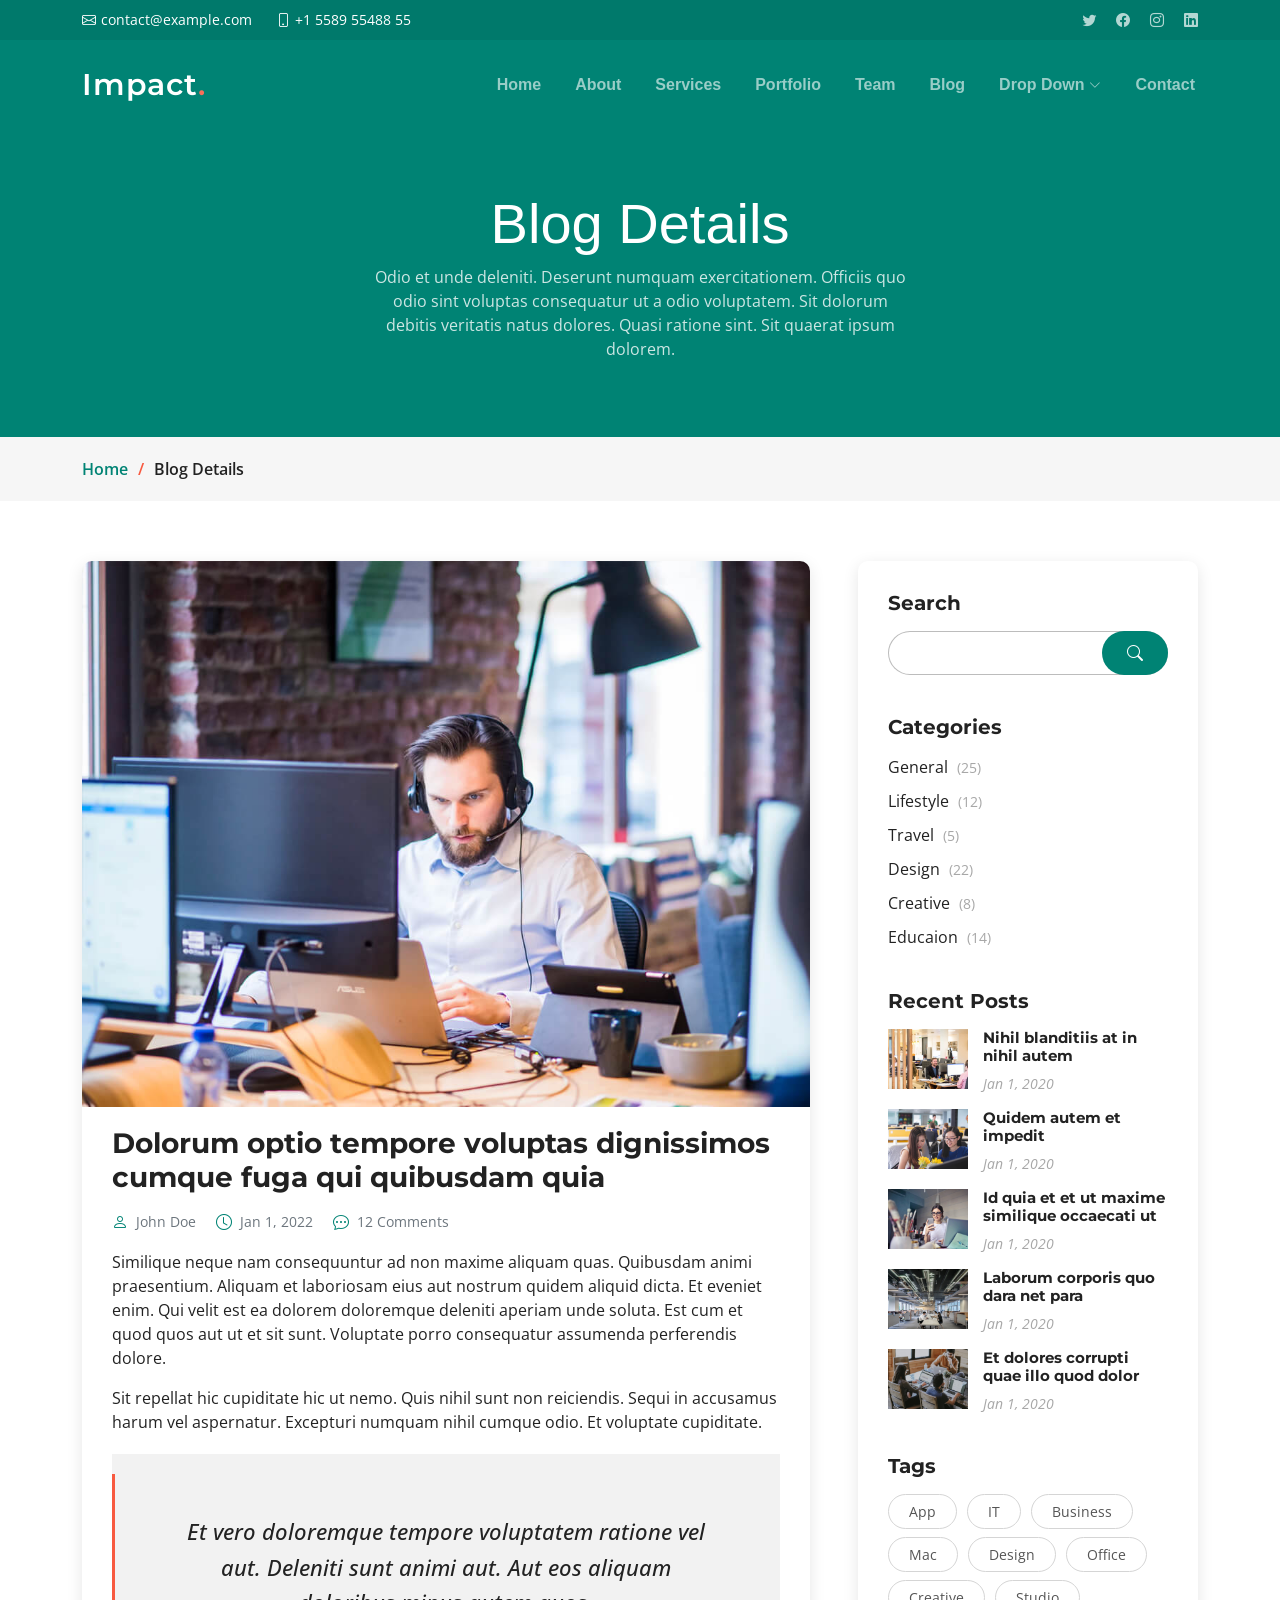
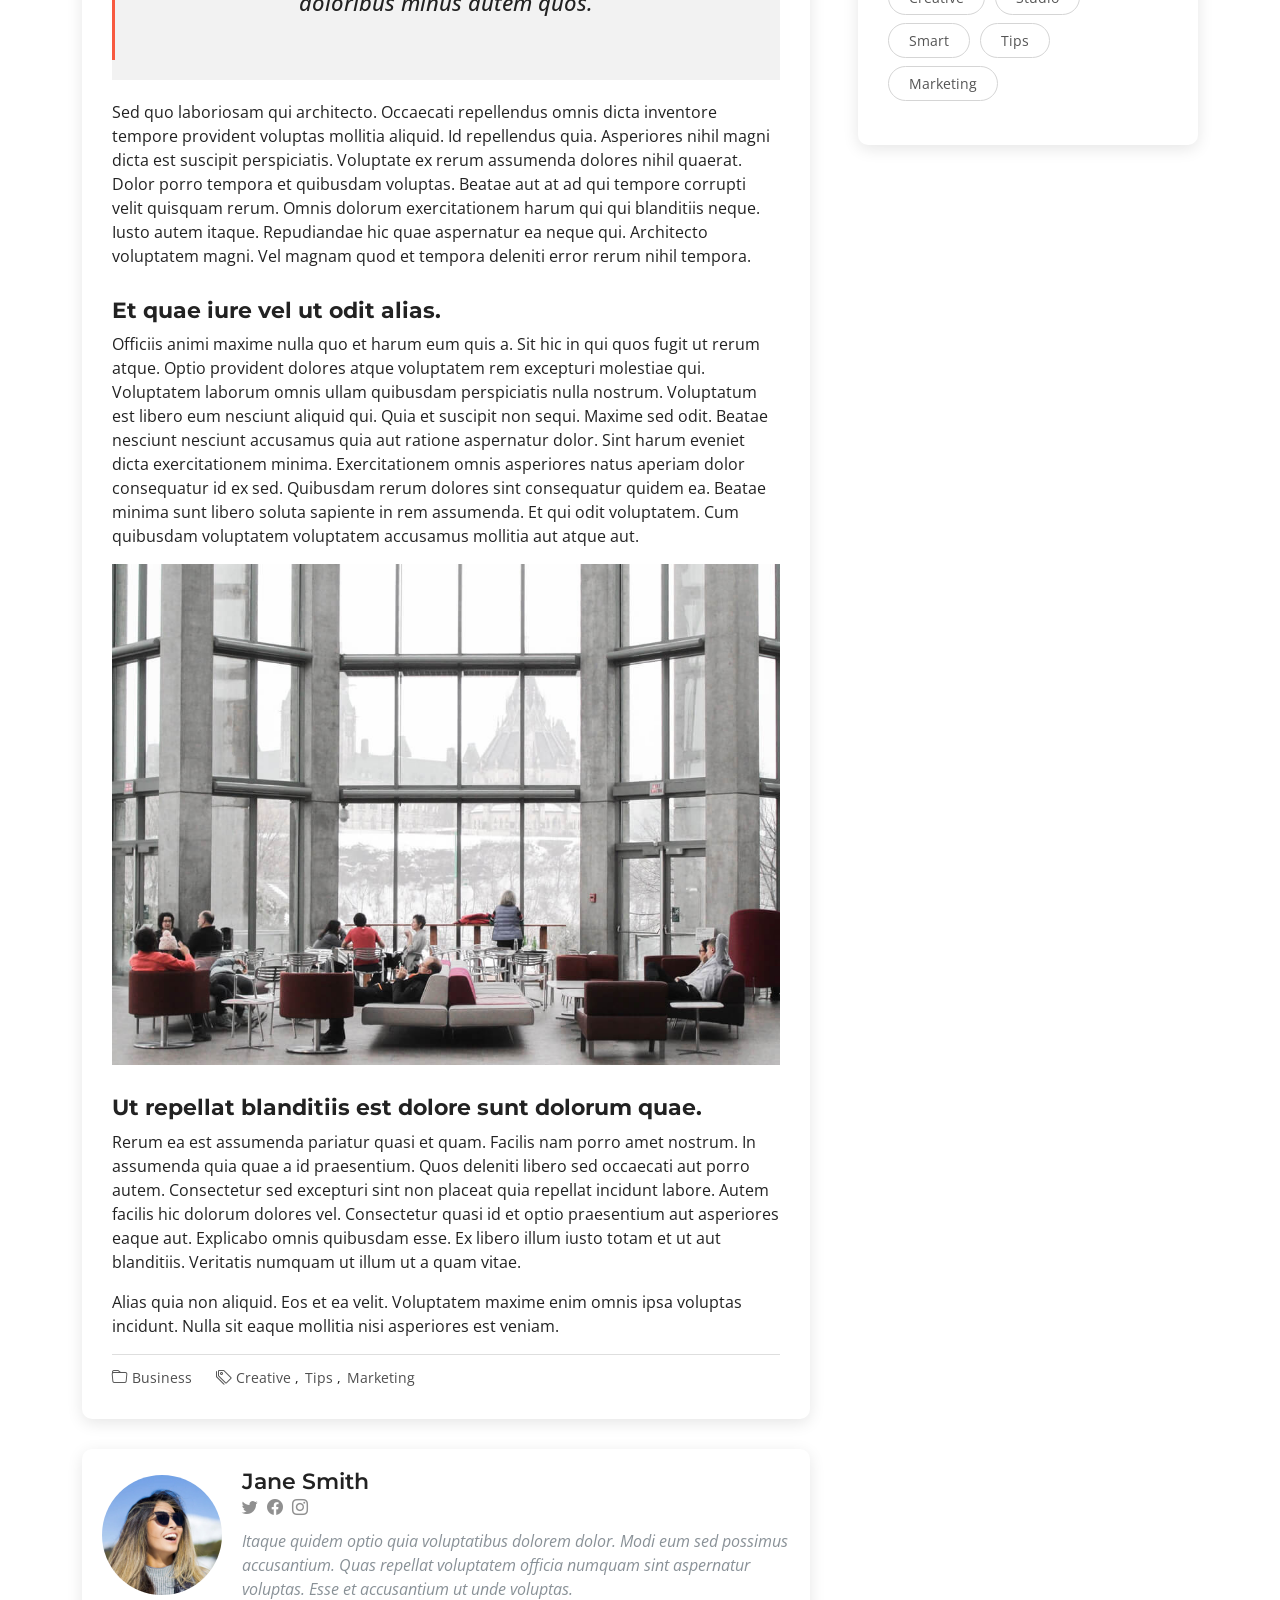
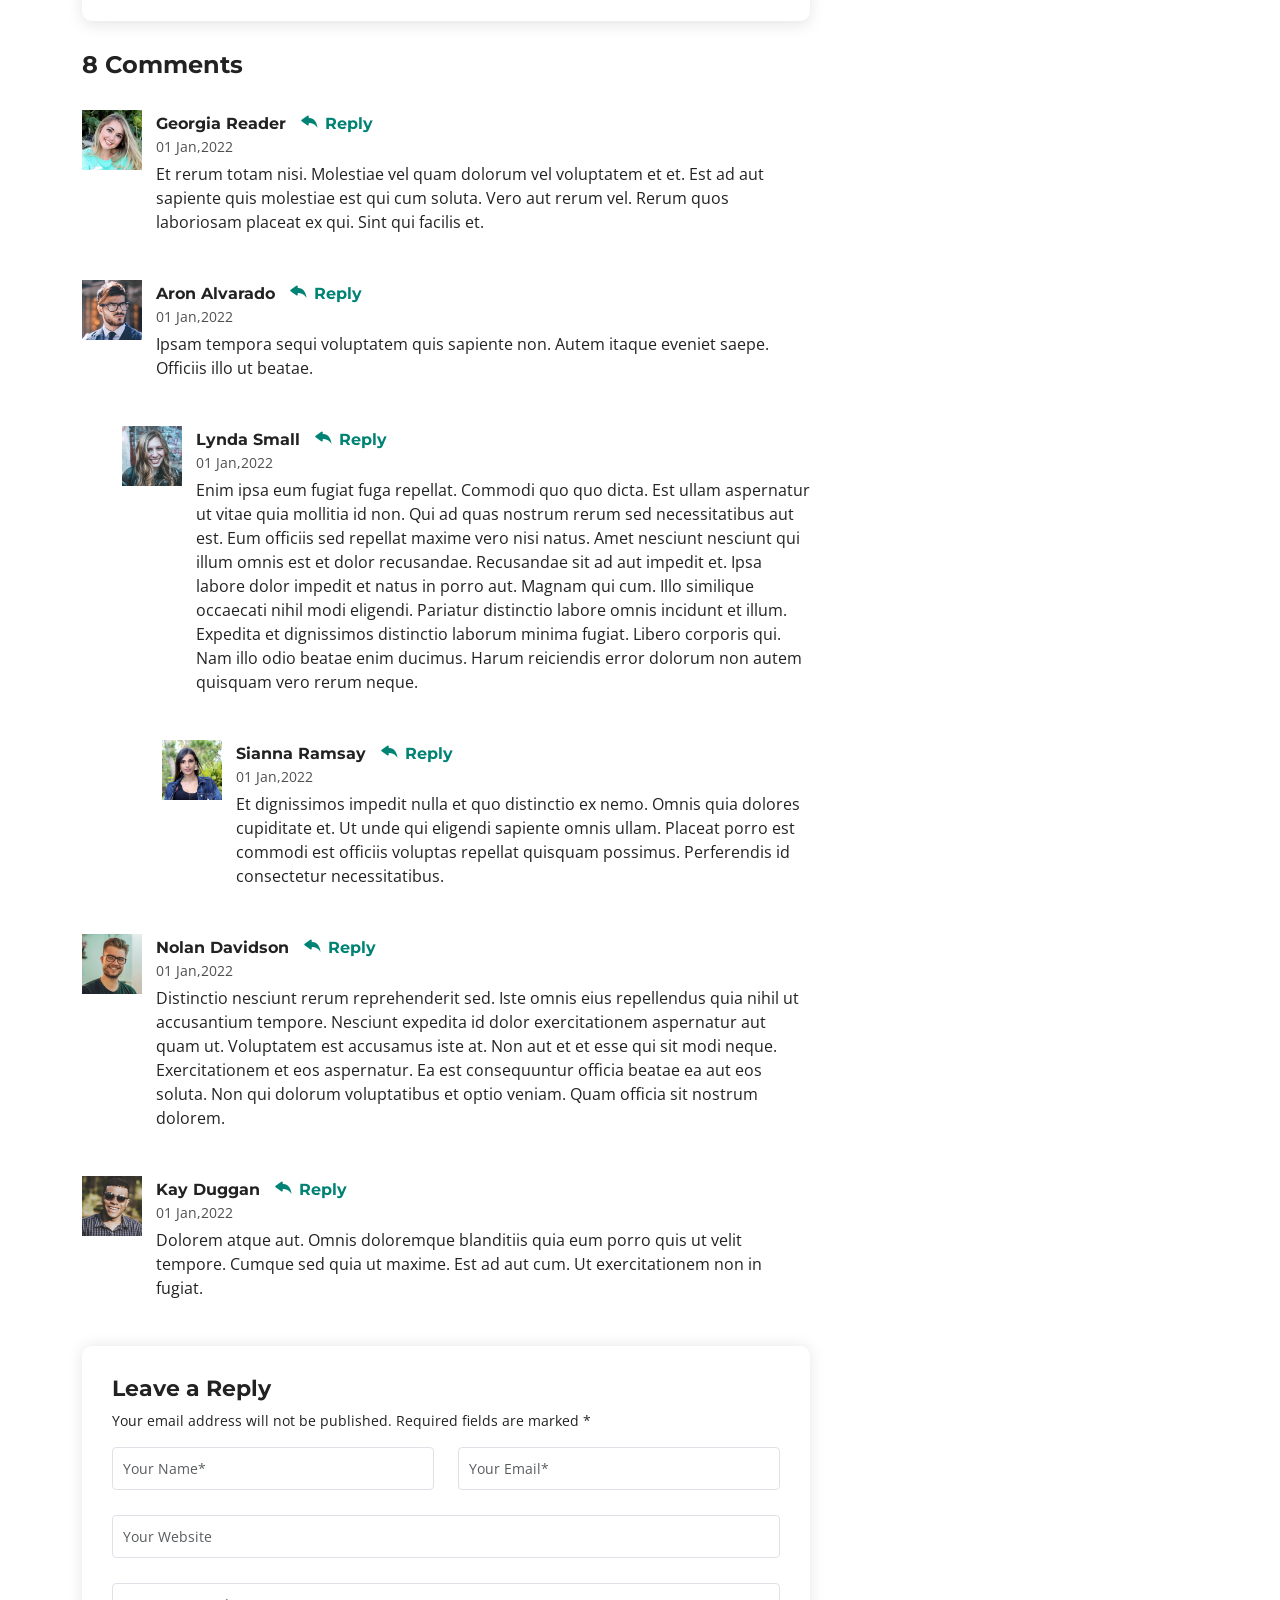
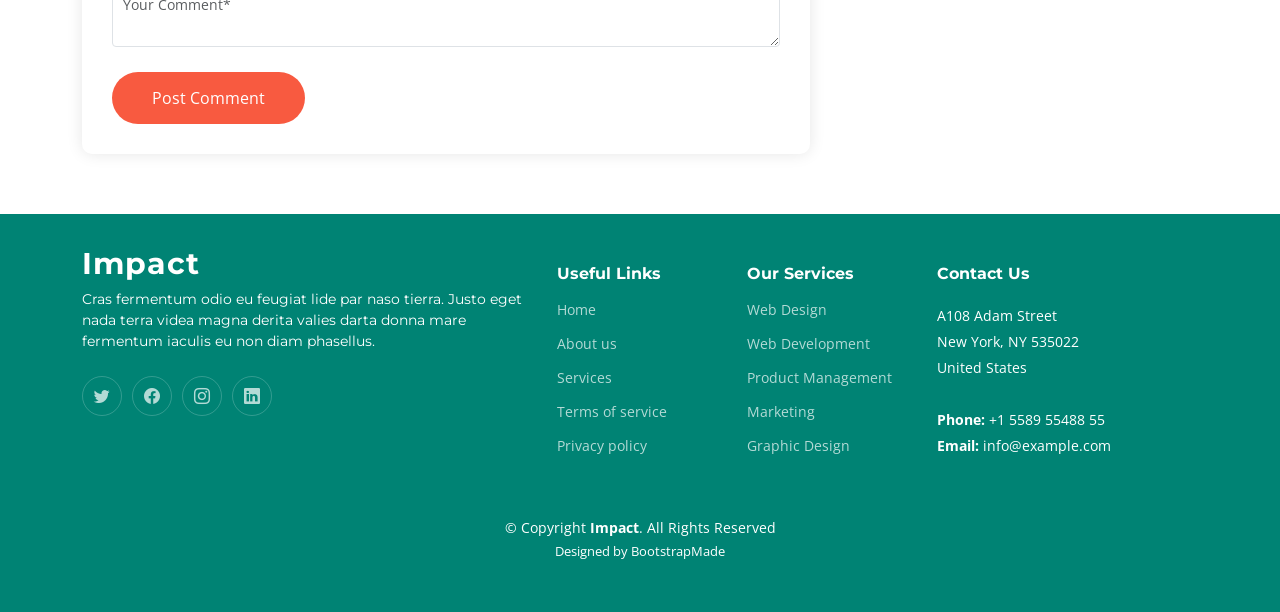
<file: web-template/Impact/blog-details.html>
<!DOCTYPE html>
<html lang="en">

<head>
  <meta charset="utf-8">
  <meta content="width=device-width, initial-scale=1.0" name="viewport">

  <title>Impact Bootstrap Template - Blog Details</title>
  <meta content="" name="description">
  <meta content="" name="keywords">

  <!-- Favicons -->
  <link href="assets/img/favicon.png" rel="icon">
  <link href="assets/img/apple-touch-icon.png" rel="apple-touch-icon">

  <!-- Google Fonts -->
  <link rel="preconnect" href="https://fonts.googleapis.com">
  <link rel="preconnect" href="https://fonts.gstatic.com" crossorigin>
  <link href="https://fonts.googleapis.com/css2?family=Open+Sans:ital,wght@0,300;0,400;0,500;0,600;0,700;1,300;1,400;1,600;1,700&family=Montserrat:ital,wght@0,300;0,400;0,500;0,600;0,700;1,300;1,400;1,500;1,600;1,700&family=Raleway:ital,wght@0,300;0,400;0,500;0,600;0,700;1,300;1,400;1,500;1,600;1,700&display=swap" rel="stylesheet">

  <!-- Vendor CSS Files -->
  <link href="assets/vendor/bootstrap/css/bootstrap.min.css" rel="stylesheet">
  <link href="assets/vendor/bootstrap-icons/bootstrap-icons.css" rel="stylesheet">
  <link href="assets/vendor/aos/aos.css" rel="stylesheet">
  <link href="assets/vendor/glightbox/css/glightbox.min.css" rel="stylesheet">
  <link href="assets/vendor/swiper/swiper-bundle.min.css" rel="stylesheet">

  <!-- Template Main CSS File -->
  <link href="assets/css/main.css" rel="stylesheet">

  <!-- =======================================================
  * Template Name: Impact
  * Template URL: https://bootstrapmade.com/impact-bootstrap-business-website-template/
  * Updated: Mar 17 2024 with Bootstrap v5.3.3
  * Author: BootstrapMade.com
  * License: https://bootstrapmade.com/license/
  ======================================================== -->
</head>

<body>

  <!-- ======= Header ======= -->
  <section id="topbar" class="topbar d-flex align-items-center">
    <div class="container d-flex justify-content-center justify-content-md-between">
      <div class="contact-info d-flex align-items-center">
        <i class="bi bi-envelope d-flex align-items-center"><a href="mailto:contact@example.com">contact@example.com</a></i>
        <i class="bi bi-phone d-flex align-items-center ms-4"><span>+1 5589 55488 55</span></i>
      </div>
      <div class="social-links d-none d-md-flex align-items-center">
        <a href="#" class="twitter"><i class="bi bi-twitter"></i></a>
        <a href="#" class="facebook"><i class="bi bi-facebook"></i></a>
        <a href="#" class="instagram"><i class="bi bi-instagram"></i></a>
        <a href="#" class="linkedin"><i class="bi bi-linkedin"></i></i></a>
      </div>
    </div>
  </section><!-- End Top Bar -->

  <header id="header" class="header d-flex align-items-center">

    <div class="container-fluid container-xl d-flex align-items-center justify-content-between">
      <a href="index.html" class="logo d-flex align-items-center">
        <!-- Uncomment the line below if you also wish to use an image logo -->
        <!-- <img src="assets/img/logo.png" alt=""> -->
        <h1>Impact<span>.</span></h1>
      </a>
      <nav id="navbar" class="navbar">
        <ul>
          <li><a href="#hero">Home</a></li>
          <li><a href="#about">About</a></li>
          <li><a href="#services">Services</a></li>
          <li><a href="#portfolio">Portfolio</a></li>
          <li><a href="#team">Team</a></li>
          <li><a href="blog.html">Blog</a></li>
          <li class="dropdown"><a href="#"><span>Drop Down</span> <i class="bi bi-chevron-down dropdown-indicator"></i></a>
            <ul>
              <li><a href="#">Drop Down 1</a></li>
              <li class="dropdown"><a href="#"><span>Deep Drop Down</span> <i class="bi bi-chevron-down dropdown-indicator"></i></a>
                <ul>
                  <li><a href="#">Deep Drop Down 1</a></li>
                  <li><a href="#">Deep Drop Down 2</a></li>
                  <li><a href="#">Deep Drop Down 3</a></li>
                  <li><a href="#">Deep Drop Down 4</a></li>
                  <li><a href="#">Deep Drop Down 5</a></li>
                </ul>
              </li>
              <li><a href="#">Drop Down 2</a></li>
              <li><a href="#">Drop Down 3</a></li>
              <li><a href="#">Drop Down 4</a></li>
            </ul>
          </li>
          <li><a href="#contact">Contact</a></li>
        </ul>
      </nav><!-- .navbar -->

      <i class="mobile-nav-toggle mobile-nav-show bi bi-list"></i>
      <i class="mobile-nav-toggle mobile-nav-hide d-none bi bi-x"></i>

    </div>
  </header><!-- End Header -->
  <!-- End Header -->

  <main id="main">

    <!-- ======= Breadcrumbs ======= -->
    <div class="breadcrumbs">
      <div class="page-header d-flex align-items-center" style="background-image: url('');">
        <div class="container position-relative">
          <div class="row d-flex justify-content-center">
            <div class="col-lg-6 text-center">
              <h2>Blog Details</h2>
              <p>Odio et unde deleniti. Deserunt numquam exercitationem. Officiis quo odio sint voluptas consequatur ut a odio voluptatem. Sit dolorum debitis veritatis natus dolores. Quasi ratione sint. Sit quaerat ipsum dolorem.</p>
            </div>
          </div>
        </div>
      </div>
      <nav>
        <div class="container">
          <ol>
            <li><a href="index.html">Home</a></li>
            <li>Blog Details</li>
          </ol>
        </div>
      </nav>
    </div><!-- End Breadcrumbs -->

    <!-- ======= Blog Details Section ======= -->
    <section id="blog" class="blog">
      <div class="container" data-aos="fade-up">

        <div class="row g-5">

          <div class="col-lg-8">

            <article class="blog-details">

              <div class="post-img">
                <img src="assets/img/blog/blog-1.jpg" alt="" class="img-fluid">
              </div>

              <h2 class="title">Dolorum optio tempore voluptas dignissimos cumque fuga qui quibusdam quia</h2>

              <div class="meta-top">
                <ul>
                  <li class="d-flex align-items-center"><i class="bi bi-person"></i> <a href="blog-details.html">John Doe</a></li>
                  <li class="d-flex align-items-center"><i class="bi bi-clock"></i> <a href="blog-details.html"><time datetime="2020-01-01">Jan 1, 2022</time></a></li>
                  <li class="d-flex align-items-center"><i class="bi bi-chat-dots"></i> <a href="blog-details.html">12 Comments</a></li>
                </ul>
              </div><!-- End meta top -->

              <div class="content">
                <p>
                  Similique neque nam consequuntur ad non maxime aliquam quas. Quibusdam animi praesentium. Aliquam et laboriosam eius aut nostrum quidem aliquid dicta.
                  Et eveniet enim. Qui velit est ea dolorem doloremque deleniti aperiam unde soluta. Est cum et quod quos aut ut et sit sunt. Voluptate porro consequatur assumenda perferendis dolore.
                </p>

                <p>
                  Sit repellat hic cupiditate hic ut nemo. Quis nihil sunt non reiciendis. Sequi in accusamus harum vel aspernatur. Excepturi numquam nihil cumque odio. Et voluptate cupiditate.
                </p>

                <blockquote>
                  <p>
                    Et vero doloremque tempore voluptatem ratione vel aut. Deleniti sunt animi aut. Aut eos aliquam doloribus minus autem quos.
                  </p>
                </blockquote>

                <p>
                  Sed quo laboriosam qui architecto. Occaecati repellendus omnis dicta inventore tempore provident voluptas mollitia aliquid. Id repellendus quia. Asperiores nihil magni dicta est suscipit perspiciatis. Voluptate ex rerum assumenda dolores nihil quaerat.
                  Dolor porro tempora et quibusdam voluptas. Beatae aut at ad qui tempore corrupti velit quisquam rerum. Omnis dolorum exercitationem harum qui qui blanditiis neque.
                  Iusto autem itaque. Repudiandae hic quae aspernatur ea neque qui. Architecto voluptatem magni. Vel magnam quod et tempora deleniti error rerum nihil tempora.
                </p>

                <h3>Et quae iure vel ut odit alias.</h3>
                <p>
                  Officiis animi maxime nulla quo et harum eum quis a. Sit hic in qui quos fugit ut rerum atque. Optio provident dolores atque voluptatem rem excepturi molestiae qui. Voluptatem laborum omnis ullam quibusdam perspiciatis nulla nostrum. Voluptatum est libero eum nesciunt aliquid qui.
                  Quia et suscipit non sequi. Maxime sed odit. Beatae nesciunt nesciunt accusamus quia aut ratione aspernatur dolor. Sint harum eveniet dicta exercitationem minima. Exercitationem omnis asperiores natus aperiam dolor consequatur id ex sed. Quibusdam rerum dolores sint consequatur quidem ea.
                  Beatae minima sunt libero soluta sapiente in rem assumenda. Et qui odit voluptatem. Cum quibusdam voluptatem voluptatem accusamus mollitia aut atque aut.
                </p>
                <img src="assets/img/blog/blog-inside-post.jpg" class="img-fluid" alt="">

                <h3>Ut repellat blanditiis est dolore sunt dolorum quae.</h3>
                <p>
                  Rerum ea est assumenda pariatur quasi et quam. Facilis nam porro amet nostrum. In assumenda quia quae a id praesentium. Quos deleniti libero sed occaecati aut porro autem. Consectetur sed excepturi sint non placeat quia repellat incidunt labore. Autem facilis hic dolorum dolores vel.
                  Consectetur quasi id et optio praesentium aut asperiores eaque aut. Explicabo omnis quibusdam esse. Ex libero illum iusto totam et ut aut blanditiis. Veritatis numquam ut illum ut a quam vitae.
                </p>
                <p>
                  Alias quia non aliquid. Eos et ea velit. Voluptatem maxime enim omnis ipsa voluptas incidunt. Nulla sit eaque mollitia nisi asperiores est veniam.
                </p>

              </div><!-- End post content -->

              <div class="meta-bottom">
                <i class="bi bi-folder"></i>
                <ul class="cats">
                  <li><a href="#">Business</a></li>
                </ul>

                <i class="bi bi-tags"></i>
                <ul class="tags">
                  <li><a href="#">Creative</a></li>
                  <li><a href="#">Tips</a></li>
                  <li><a href="#">Marketing</a></li>
                </ul>
              </div><!-- End meta bottom -->

            </article><!-- End blog post -->

            <div class="post-author d-flex align-items-center">
              <img src="assets/img/blog/blog-author.jpg" class="rounded-circle flex-shrink-0" alt="">
              <div>
                <h4>Jane Smith</h4>
                <div class="social-links">
                  <a href="https://twitters.com/#"><i class="bi bi-twitter"></i></a>
                  <a href="https://facebook.com/#"><i class="bi bi-facebook"></i></a>
                  <a href="https://instagram.com/#"><i class="biu bi-instagram"></i></a>
                </div>
                <p>
                  Itaque quidem optio quia voluptatibus dolorem dolor. Modi eum sed possimus accusantium. Quas repellat voluptatem officia numquam sint aspernatur voluptas. Esse et accusantium ut unde voluptas.
                </p>
              </div>
            </div><!-- End post author -->

            <div class="comments">

              <h4 class="comments-count">8 Comments</h4>

              <div id="comment-1" class="comment">
                <div class="d-flex">
                  <div class="comment-img"><img src="assets/img/blog/comments-1.jpg" alt=""></div>
                  <div>
                    <h5><a href="">Georgia Reader</a> <a href="#" class="reply"><i class="bi bi-reply-fill"></i> Reply</a></h5>
                    <time datetime="2020-01-01">01 Jan,2022</time>
                    <p>
                      Et rerum totam nisi. Molestiae vel quam dolorum vel voluptatem et et. Est ad aut sapiente quis molestiae est qui cum soluta.
                      Vero aut rerum vel. Rerum quos laboriosam placeat ex qui. Sint qui facilis et.
                    </p>
                  </div>
                </div>
              </div><!-- End comment #1 -->

              <div id="comment-2" class="comment">
                <div class="d-flex">
                  <div class="comment-img"><img src="assets/img/blog/comments-2.jpg" alt=""></div>
                  <div>
                    <h5><a href="">Aron Alvarado</a> <a href="#" class="reply"><i class="bi bi-reply-fill"></i> Reply</a></h5>
                    <time datetime="2020-01-01">01 Jan,2022</time>
                    <p>
                      Ipsam tempora sequi voluptatem quis sapiente non. Autem itaque eveniet saepe. Officiis illo ut beatae.
                    </p>
                  </div>
                </div>

                <div id="comment-reply-1" class="comment comment-reply">
                  <div class="d-flex">
                    <div class="comment-img"><img src="assets/img/blog/comments-3.jpg" alt=""></div>
                    <div>
                      <h5><a href="">Lynda Small</a> <a href="#" class="reply"><i class="bi bi-reply-fill"></i> Reply</a></h5>
                      <time datetime="2020-01-01">01 Jan,2022</time>
                      <p>
                        Enim ipsa eum fugiat fuga repellat. Commodi quo quo dicta. Est ullam aspernatur ut vitae quia mollitia id non. Qui ad quas nostrum rerum sed necessitatibus aut est. Eum officiis sed repellat maxime vero nisi natus. Amet nesciunt nesciunt qui illum omnis est et dolor recusandae.

                        Recusandae sit ad aut impedit et. Ipsa labore dolor impedit et natus in porro aut. Magnam qui cum. Illo similique occaecati nihil modi eligendi. Pariatur distinctio labore omnis incidunt et illum. Expedita et dignissimos distinctio laborum minima fugiat.

                        Libero corporis qui. Nam illo odio beatae enim ducimus. Harum reiciendis error dolorum non autem quisquam vero rerum neque.
                      </p>
                    </div>
                  </div>

                  <div id="comment-reply-2" class="comment comment-reply">
                    <div class="d-flex">
                      <div class="comment-img"><img src="assets/img/blog/comments-4.jpg" alt=""></div>
                      <div>
                        <h5><a href="">Sianna Ramsay</a> <a href="#" class="reply"><i class="bi bi-reply-fill"></i> Reply</a></h5>
                        <time datetime="2020-01-01">01 Jan,2022</time>
                        <p>
                          Et dignissimos impedit nulla et quo distinctio ex nemo. Omnis quia dolores cupiditate et. Ut unde qui eligendi sapiente omnis ullam. Placeat porro est commodi est officiis voluptas repellat quisquam possimus. Perferendis id consectetur necessitatibus.
                        </p>
                      </div>
                    </div>

                  </div><!-- End comment reply #2-->

                </div><!-- End comment reply #1-->

              </div><!-- End comment #2-->

              <div id="comment-3" class="comment">
                <div class="d-flex">
                  <div class="comment-img"><img src="assets/img/blog/comments-5.jpg" alt=""></div>
                  <div>
                    <h5><a href="">Nolan Davidson</a> <a href="#" class="reply"><i class="bi bi-reply-fill"></i> Reply</a></h5>
                    <time datetime="2020-01-01">01 Jan,2022</time>
                    <p>
                      Distinctio nesciunt rerum reprehenderit sed. Iste omnis eius repellendus quia nihil ut accusantium tempore. Nesciunt expedita id dolor exercitationem aspernatur aut quam ut. Voluptatem est accusamus iste at.
                      Non aut et et esse qui sit modi neque. Exercitationem et eos aspernatur. Ea est consequuntur officia beatae ea aut eos soluta. Non qui dolorum voluptatibus et optio veniam. Quam officia sit nostrum dolorem.
                    </p>
                  </div>
                </div>

              </div><!-- End comment #3 -->

              <div id="comment-4" class="comment">
                <div class="d-flex">
                  <div class="comment-img"><img src="assets/img/blog/comments-6.jpg" alt=""></div>
                  <div>
                    <h5><a href="">Kay Duggan</a> <a href="#" class="reply"><i class="bi bi-reply-fill"></i> Reply</a></h5>
                    <time datetime="2020-01-01">01 Jan,2022</time>
                    <p>
                      Dolorem atque aut. Omnis doloremque blanditiis quia eum porro quis ut velit tempore. Cumque sed quia ut maxime. Est ad aut cum. Ut exercitationem non in fugiat.
                    </p>
                  </div>
                </div>

              </div><!-- End comment #4 -->

              <div class="reply-form">

                <h4>Leave a Reply</h4>
                <p>Your email address will not be published. Required fields are marked * </p>
                <form action="">
                  <div class="row">
                    <div class="col-md-6 form-group">
                      <input name="name" type="text" class="form-control" placeholder="Your Name*">
                    </div>
                    <div class="col-md-6 form-group">
                      <input name="email" type="text" class="form-control" placeholder="Your Email*">
                    </div>
                  </div>
                  <div class="row">
                    <div class="col form-group">
                      <input name="website" type="text" class="form-control" placeholder="Your Website">
                    </div>
                  </div>
                  <div class="row">
                    <div class="col form-group">
                      <textarea name="comment" class="form-control" placeholder="Your Comment*"></textarea>
                    </div>
                  </div>
                  <button type="submit" class="btn btn-primary">Post Comment</button>

                </form>

              </div>

            </div><!-- End blog comments -->

          </div>

          <div class="col-lg-4">

            <div class="sidebar">

              <div class="sidebar-item search-form">
                <h3 class="sidebar-title">Search</h3>
                <form action="" class="mt-3">
                  <input type="text">
                  <button type="submit"><i class="bi bi-search"></i></button>
                </form>
              </div><!-- End sidebar search formn-->

              <div class="sidebar-item categories">
                <h3 class="sidebar-title">Categories</h3>
                <ul class="mt-3">
                  <li><a href="#">General <span>(25)</span></a></li>
                  <li><a href="#">Lifestyle <span>(12)</span></a></li>
                  <li><a href="#">Travel <span>(5)</span></a></li>
                  <li><a href="#">Design <span>(22)</span></a></li>
                  <li><a href="#">Creative <span>(8)</span></a></li>
                  <li><a href="#">Educaion <span>(14)</span></a></li>
                </ul>
              </div><!-- End sidebar categories-->

              <div class="sidebar-item recent-posts">
                <h3 class="sidebar-title">Recent Posts</h3>

                <div class="mt-3">

                  <div class="post-item mt-3">
                    <img src="assets/img/blog/blog-recent-1.jpg" alt="">
                    <div>
                      <h4><a href="blog-details.html">Nihil blanditiis at in nihil autem</a></h4>
                      <time datetime="2020-01-01">Jan 1, 2020</time>
                    </div>
                  </div><!-- End recent post item-->

                  <div class="post-item">
                    <img src="assets/img/blog/blog-recent-2.jpg" alt="">
                    <div>
                      <h4><a href="blog-details.html">Quidem autem et impedit</a></h4>
                      <time datetime="2020-01-01">Jan 1, 2020</time>
                    </div>
                  </div><!-- End recent post item-->

                  <div class="post-item">
                    <img src="assets/img/blog/blog-recent-3.jpg" alt="">
                    <div>
                      <h4><a href="blog-details.html">Id quia et et ut maxime similique occaecati ut</a></h4>
                      <time datetime="2020-01-01">Jan 1, 2020</time>
                    </div>
                  </div><!-- End recent post item-->

                  <div class="post-item">
                    <img src="assets/img/blog/blog-recent-4.jpg" alt="">
                    <div>
                      <h4><a href="blog-details.html">Laborum corporis quo dara net para</a></h4>
                      <time datetime="2020-01-01">Jan 1, 2020</time>
                    </div>
                  </div><!-- End recent post item-->

                  <div class="post-item">
                    <img src="assets/img/blog/blog-recent-5.jpg" alt="">
                    <div>
                      <h4><a href="blog-details.html">Et dolores corrupti quae illo quod dolor</a></h4>
                      <time datetime="2020-01-01">Jan 1, 2020</time>
                    </div>
                  </div><!-- End recent post item-->

                </div>

              </div><!-- End sidebar recent posts-->

              <div class="sidebar-item tags">
                <h3 class="sidebar-title">Tags</h3>
                <ul class="mt-3">
                  <li><a href="#">App</a></li>
                  <li><a href="#">IT</a></li>
                  <li><a href="#">Business</a></li>
                  <li><a href="#">Mac</a></li>
                  <li><a href="#">Design</a></li>
                  <li><a href="#">Office</a></li>
                  <li><a href="#">Creative</a></li>
                  <li><a href="#">Studio</a></li>
                  <li><a href="#">Smart</a></li>
                  <li><a href="#">Tips</a></li>
                  <li><a href="#">Marketing</a></li>
                </ul>
              </div><!-- End sidebar tags-->

            </div><!-- End Blog Sidebar -->

          </div>
        </div>

      </div>
    </section><!-- End Blog Details Section -->

  </main><!-- End #main -->

  <!-- ======= Footer ======= -->
  <footer id="footer" class="footer">

    <div class="container">
      <div class="row gy-4">
        <div class="col-lg-5 col-md-12 footer-info">
          <a href="index.html" class="logo d-flex align-items-center">
            <span>Impact</span>
          </a>
          <p>Cras fermentum odio eu feugiat lide par naso tierra. Justo eget nada terra videa magna derita valies darta donna mare fermentum iaculis eu non diam phasellus.</p>
          <div class="social-links d-flex mt-4">
            <a href="#" class="twitter"><i class="bi bi-twitter"></i></a>
            <a href="#" class="facebook"><i class="bi bi-facebook"></i></a>
            <a href="#" class="instagram"><i class="bi bi-instagram"></i></a>
            <a href="#" class="linkedin"><i class="bi bi-linkedin"></i></a>
          </div>
        </div>

        <div class="col-lg-2 col-6 footer-links">
          <h4>Useful Links</h4>
          <ul>
            <li><a href="#">Home</a></li>
            <li><a href="#">About us</a></li>
            <li><a href="#">Services</a></li>
            <li><a href="#">Terms of service</a></li>
            <li><a href="#">Privacy policy</a></li>
          </ul>
        </div>

        <div class="col-lg-2 col-6 footer-links">
          <h4>Our Services</h4>
          <ul>
            <li><a href="#">Web Design</a></li>
            <li><a href="#">Web Development</a></li>
            <li><a href="#">Product Management</a></li>
            <li><a href="#">Marketing</a></li>
            <li><a href="#">Graphic Design</a></li>
          </ul>
        </div>

        <div class="col-lg-3 col-md-12 footer-contact text-center text-md-start">
          <h4>Contact Us</h4>
          <p>
            A108 Adam Street <br>
            New York, NY 535022<br>
            United States <br><br>
            <strong>Phone:</strong> +1 5589 55488 55<br>
            <strong>Email:</strong> info@example.com<br>
          </p>

        </div>

      </div>
    </div>

    <div class="container mt-4">
      <div class="copyright">
        &copy; Copyright <strong><span>Impact</span></strong>. All Rights Reserved
      </div>
      <div class="credits">
        <!-- All the links in the footer should remain intact. -->
        <!-- You can delete the links only if you purchased the pro version. -->
        <!-- Licensing information: https://bootstrapmade.com/license/ -->
        <!-- Purchase the pro version with working PHP/AJAX contact form: https://bootstrapmade.com/impact-bootstrap-business-website-template/ -->
        Designed by <a href="https://bootstrapmade.com/">BootstrapMade</a>
      </div>
    </div>

  </footer><!-- End Footer -->
  <!-- End Footer -->

  <a href="#" class="scroll-top d-flex align-items-center justify-content-center"><i class="bi bi-arrow-up-short"></i></a>

  <div id="preloader"></div>

  <!-- Vendor JS Files -->
  <script src="assets/vendor/bootstrap/js/bootstrap.bundle.min.js"></script>
  <script src="assets/vendor/aos/aos.js"></script>
  <script src="assets/vendor/glightbox/js/glightbox.min.js"></script>
  <script src="assets/vendor/purecounter/purecounter_vanilla.js"></script>
  <script src="assets/vendor/swiper/swiper-bundle.min.js"></script>
  <script src="assets/vendor/isotope-layout/isotope.pkgd.min.js"></script>
  <script src="assets/vendor/php-email-form/validate.js"></script>

  <!-- Template Main JS File -->
  <script src="assets/js/main.js"></script>

</body>

</html>
</file>
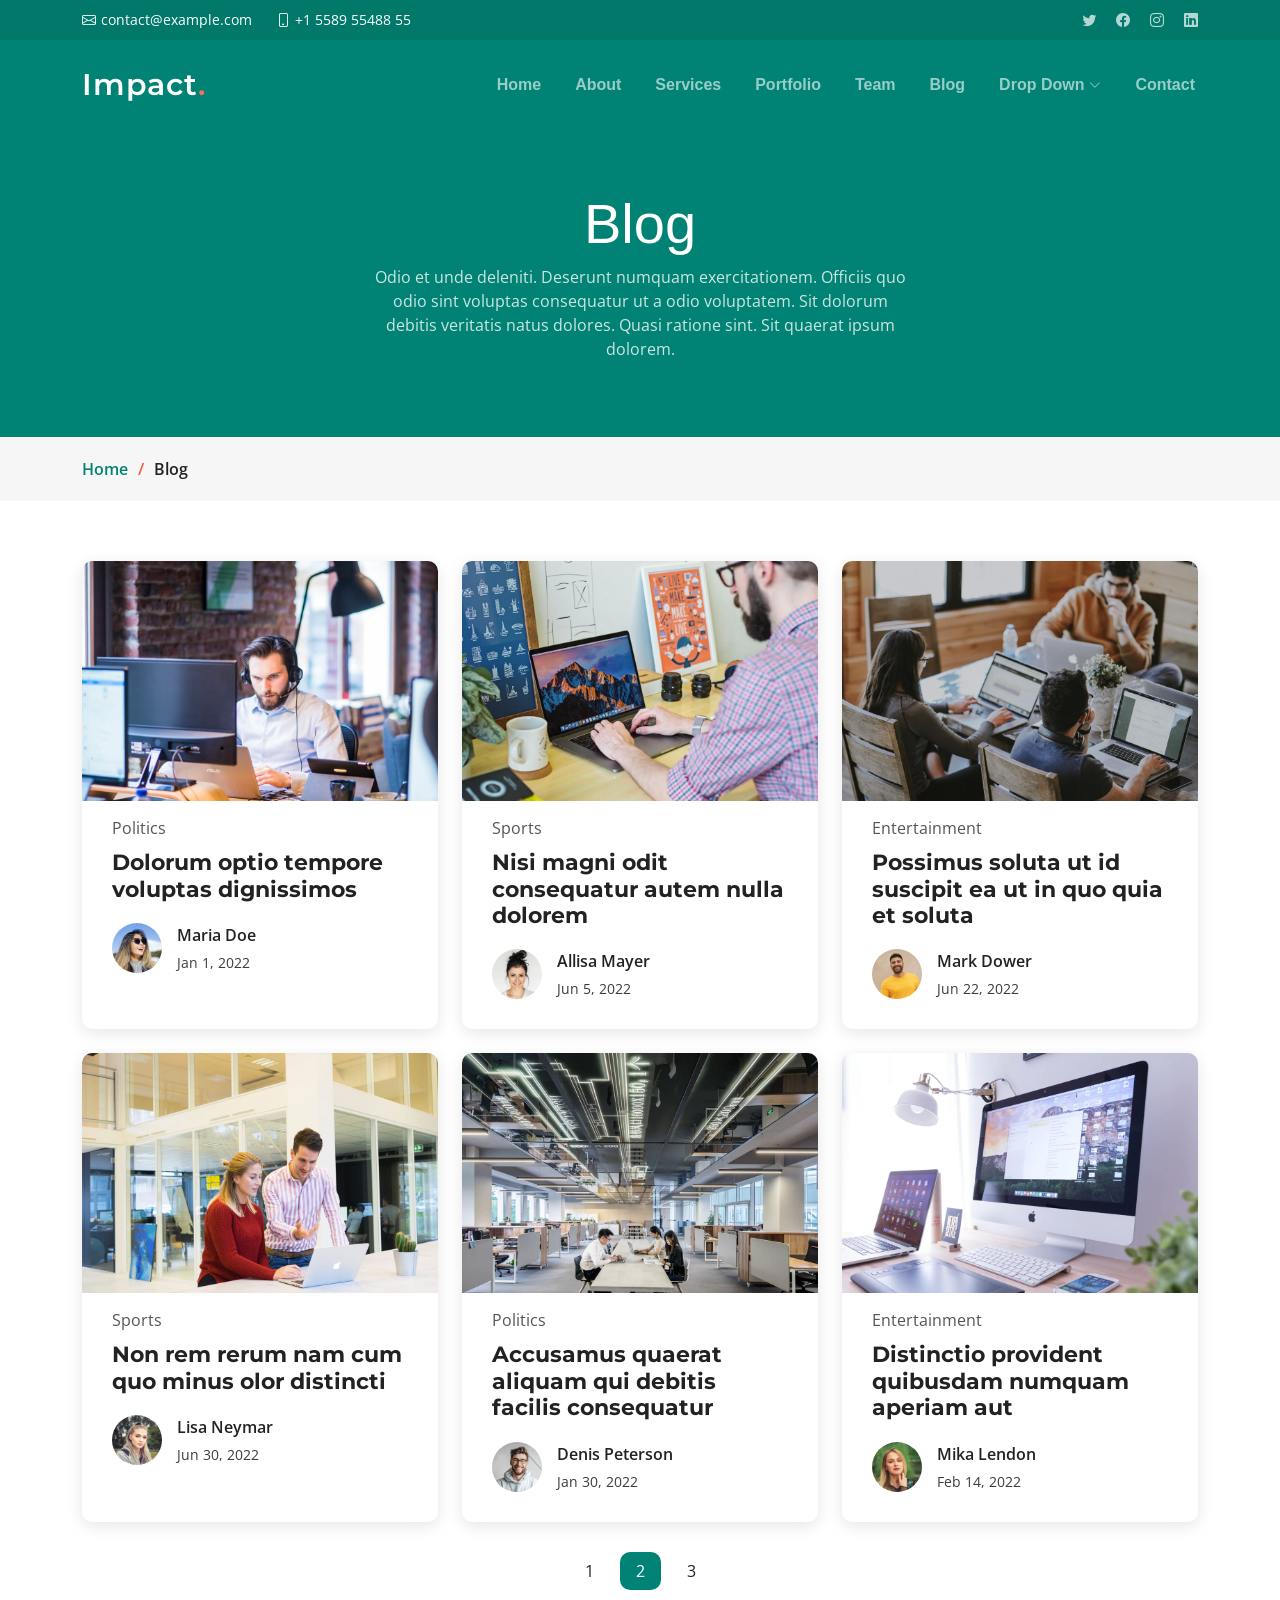
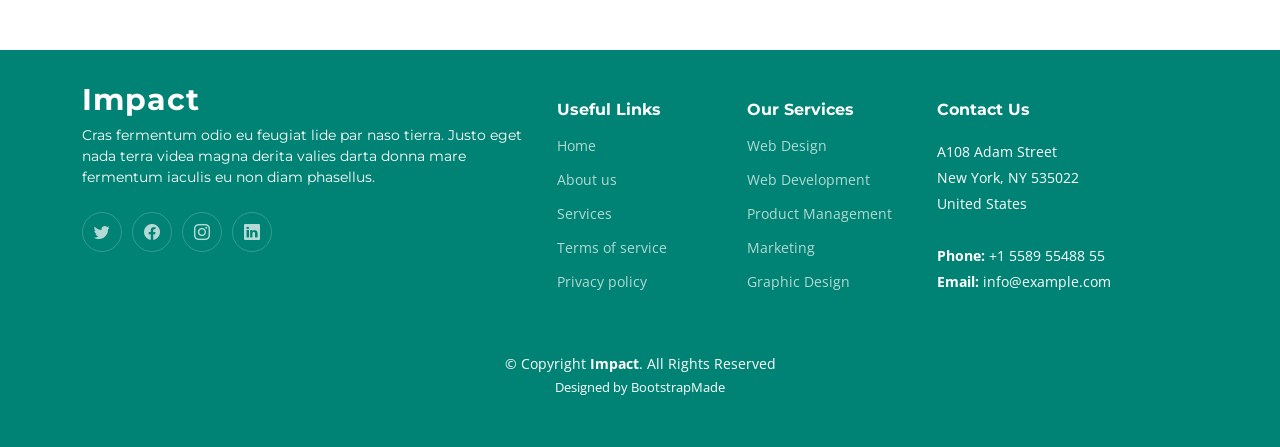
<file: web-template/Impact/blog.html>
<!DOCTYPE html>
<html lang="en">

<head>
  <meta charset="utf-8">
  <meta content="width=device-width, initial-scale=1.0" name="viewport">

  <title>Impact Bootstrap Template - Blog</title>
  <meta content="" name="description">
  <meta content="" name="keywords">

  <!-- Favicons -->
  <link href="assets/img/favicon.png" rel="icon">
  <link href="assets/img/apple-touch-icon.png" rel="apple-touch-icon">

  <!-- Google Fonts -->
  <link rel="preconnect" href="https://fonts.googleapis.com">
  <link rel="preconnect" href="https://fonts.gstatic.com" crossorigin>
  <link href="https://fonts.googleapis.com/css2?family=Open+Sans:ital,wght@0,300;0,400;0,500;0,600;0,700;1,300;1,400;1,600;1,700&family=Montserrat:ital,wght@0,300;0,400;0,500;0,600;0,700;1,300;1,400;1,500;1,600;1,700&family=Raleway:ital,wght@0,300;0,400;0,500;0,600;0,700;1,300;1,400;1,500;1,600;1,700&display=swap" rel="stylesheet">

  <!-- Vendor CSS Files -->
  <link href="assets/vendor/bootstrap/css/bootstrap.min.css" rel="stylesheet">
  <link href="assets/vendor/bootstrap-icons/bootstrap-icons.css" rel="stylesheet">
  <link href="assets/vendor/aos/aos.css" rel="stylesheet">
  <link href="assets/vendor/glightbox/css/glightbox.min.css" rel="stylesheet">
  <link href="assets/vendor/swiper/swiper-bundle.min.css" rel="stylesheet">

  <!-- Template Main CSS File -->
  <link href="assets/css/main.css" rel="stylesheet">

  <!-- =======================================================
  * Template Name: Impact
  * Template URL: https://bootstrapmade.com/impact-bootstrap-business-website-template/
  * Updated: Mar 17 2024 with Bootstrap v5.3.3
  * Author: BootstrapMade.com
  * License: https://bootstrapmade.com/license/
  ======================================================== -->
</head>

<body>

  <!-- ======= Header ======= -->
  <section id="topbar" class="topbar d-flex align-items-center">
    <div class="container d-flex justify-content-center justify-content-md-between">
      <div class="contact-info d-flex align-items-center">
        <i class="bi bi-envelope d-flex align-items-center"><a href="mailto:contact@example.com">contact@example.com</a></i>
        <i class="bi bi-phone d-flex align-items-center ms-4"><span>+1 5589 55488 55</span></i>
      </div>
      <div class="social-links d-none d-md-flex align-items-center">
        <a href="#" class="twitter"><i class="bi bi-twitter"></i></a>
        <a href="#" class="facebook"><i class="bi bi-facebook"></i></a>
        <a href="#" class="instagram"><i class="bi bi-instagram"></i></a>
        <a href="#" class="linkedin"><i class="bi bi-linkedin"></i></i></a>
      </div>
    </div>
  </section><!-- End Top Bar -->

  <header id="header" class="header d-flex align-items-center">

    <div class="container-fluid container-xl d-flex align-items-center justify-content-between">
      <a href="index.html" class="logo d-flex align-items-center">
        <!-- Uncomment the line below if you also wish to use an image logo -->
        <!-- <img src="assets/img/logo.png" alt=""> -->
        <h1>Impact<span>.</span></h1>
      </a>
      <nav id="navbar" class="navbar">
        <ul>
          <li><a href="#hero">Home</a></li>
          <li><a href="#about">About</a></li>
          <li><a href="#services">Services</a></li>
          <li><a href="#portfolio">Portfolio</a></li>
          <li><a href="#team">Team</a></li>
          <li><a href="blog.html">Blog</a></li>
          <li class="dropdown"><a href="#"><span>Drop Down</span> <i class="bi bi-chevron-down dropdown-indicator"></i></a>
            <ul>
              <li><a href="#">Drop Down 1</a></li>
              <li class="dropdown"><a href="#"><span>Deep Drop Down</span> <i class="bi bi-chevron-down dropdown-indicator"></i></a>
                <ul>
                  <li><a href="#">Deep Drop Down 1</a></li>
                  <li><a href="#">Deep Drop Down 2</a></li>
                  <li><a href="#">Deep Drop Down 3</a></li>
                  <li><a href="#">Deep Drop Down 4</a></li>
                  <li><a href="#">Deep Drop Down 5</a></li>
                </ul>
              </li>
              <li><a href="#">Drop Down 2</a></li>
              <li><a href="#">Drop Down 3</a></li>
              <li><a href="#">Drop Down 4</a></li>
            </ul>
          </li>
          <li><a href="#contact">Contact</a></li>
        </ul>
      </nav><!-- .navbar -->

      <i class="mobile-nav-toggle mobile-nav-show bi bi-list"></i>
      <i class="mobile-nav-toggle mobile-nav-hide d-none bi bi-x"></i>

    </div>
  </header><!-- End Header -->
  <!-- End Header -->

  <main id="main">

    <!-- ======= Breadcrumbs ======= -->
    <div class="breadcrumbs">
      <div class="page-header d-flex align-items-center" style="background-image: url('');">
        <div class="container position-relative">
          <div class="row d-flex justify-content-center">
            <div class="col-lg-6 text-center">
              <h2>Blog</h2>
              <p>Odio et unde deleniti. Deserunt numquam exercitationem. Officiis quo odio sint voluptas consequatur ut a odio voluptatem. Sit dolorum debitis veritatis natus dolores. Quasi ratione sint. Sit quaerat ipsum dolorem.</p>
            </div>
          </div>
        </div>
      </div>
      <nav>
        <div class="container">
          <ol>
            <li><a href="index.html">Home</a></li>
            <li>Blog</li>
          </ol>
        </div>
      </nav>
    </div><!-- End Breadcrumbs -->

    <!-- ======= Blog Section ======= -->
    <section id="blog" class="blog">
      <div class="container" data-aos="fade-up">

        <div class="row gy-4 posts-list">

          <div class="col-xl-4 col-md-6">
            <article>

              <div class="post-img">
                <img src="assets/img/blog/blog-1.jpg" alt="" class="img-fluid">
              </div>

              <p class="post-category">Politics</p>

              <h2 class="title">
                <a href="blog-details.html">Dolorum optio tempore voluptas dignissimos</a>
              </h2>

              <div class="d-flex align-items-center">
                <img src="assets/img/blog/blog-author.jpg" alt="" class="img-fluid post-author-img flex-shrink-0">
                <div class="post-meta">
                  <p class="post-author-list">Maria Doe</p>
                  <p class="post-date">
                    <time datetime="2022-01-01">Jan 1, 2022</time>
                  </p>
                </div>
              </div>

            </article>
          </div><!-- End post list item -->

          <div class="col-xl-4 col-md-6">
            <article>

              <div class="post-img">
                <img src="assets/img/blog/blog-2.jpg" alt="" class="img-fluid">
              </div>

              <p class="post-category">Sports</p>

              <h2 class="title">
                <a href="blog-details.html">Nisi magni odit consequatur autem nulla dolorem</a>
              </h2>

              <div class="d-flex align-items-center">
                <img src="assets/img/blog/blog-author-2.jpg" alt="" class="img-fluid post-author-img flex-shrink-0">
                <div class="post-meta">
                  <p class="post-author-list">Allisa Mayer</p>
                  <p class="post-date">
                    <time datetime="2022-01-01">Jun 5, 2022</time>
                  </p>
                </div>
              </div>

            </article>
          </div><!-- End post list item -->

          <div class="col-xl-4 col-md-6">
            <article>

              <div class="post-img">
                <img src="assets/img/blog/blog-3.jpg" alt="" class="img-fluid">
              </div>

              <p class="post-category">Entertainment</p>

              <h2 class="title">
                <a href="blog-details.html">Possimus soluta ut id suscipit ea ut in quo quia et soluta</a>
              </h2>

              <div class="d-flex align-items-center">
                <img src="assets/img/blog/blog-author-3.jpg" alt="" class="img-fluid post-author-img flex-shrink-0">
                <div class="post-meta">
                  <p class="post-author-list">Mark Dower</p>
                  <p class="post-date">
                    <time datetime="2022-01-01">Jun 22, 2022</time>
                  </p>
                </div>
              </div>

            </article>
          </div><!-- End post list item -->

          <div class="col-xl-4 col-md-6">
            <article>

              <div class="post-img">
                <img src="assets/img/blog/blog-4.jpg" alt="" class="img-fluid">
              </div>

              <p class="post-category">Sports</p>

              <h2 class="title">
                <a href="blog-details.html">Non rem rerum nam cum quo minus olor distincti</a>
              </h2>

              <div class="d-flex align-items-center">
                <img src="assets/img/blog/blog-author-4.jpg" alt="" class="img-fluid post-author-img flex-shrink-0">
                <div class="post-meta">
                  <p class="post-author-list">Lisa Neymar</p>
                  <p class="post-date">
                    <time datetime="2022-01-01">Jun 30, 2022</time>
                  </p>
                </div>
              </div>

            </article>
          </div><!-- End post list item -->

          <div class="col-xl-4 col-md-6">
            <article>

              <div class="post-img">
                <img src="assets/img/blog/blog-5.jpg" alt="" class="img-fluid">
              </div>

              <p class="post-category">Politics</p>

              <h2 class="title">
                <a href="blog-details.html">Accusamus quaerat aliquam qui debitis facilis consequatur</a>
              </h2>

              <div class="d-flex align-items-center">
                <img src="assets/img/blog/blog-author-5.jpg" alt="" class="img-fluid post-author-img flex-shrink-0">
                <div class="post-meta">
                  <p class="post-author-list">Denis Peterson</p>
                  <p class="post-date">
                    <time datetime="2022-01-01">Jan 30, 2022</time>
                  </p>
                </div>
              </div>

            </article>
          </div><!-- End post list item -->

          <div class="col-xl-4 col-md-6">
            <article>

              <div class="post-img">
                <img src="assets/img/blog/blog-6.jpg" alt="" class="img-fluid">
              </div>

              <p class="post-category">Entertainment</p>

              <h2 class="title">
                <a href="blog-details.html">Distinctio provident quibusdam numquam aperiam aut</a>
              </h2>

              <div class="d-flex align-items-center">
                <img src="assets/img/blog/blog-author-6.jpg" alt="" class="img-fluid post-author-img flex-shrink-0">
                <div class="post-meta">
                  <p class="post-author-list">Mika Lendon</p>
                  <p class="post-date">
                    <time datetime="2022-01-01">Feb 14, 2022</time>
                  </p>
                </div>
              </div>

            </article>
          </div><!-- End post list item -->

        </div><!-- End blog posts list -->

        <div class="blog-pagination">
          <ul class="justify-content-center">
            <li><a href="#">1</a></li>
            <li class="active"><a href="#">2</a></li>
            <li><a href="#">3</a></li>
          </ul>
        </div><!-- End blog pagination -->

      </div>
    </section><!-- End Blog Section -->

  </main><!-- End #main -->

  <!-- ======= Footer ======= -->
  <footer id="footer" class="footer">

    <div class="container">
      <div class="row gy-4">
        <div class="col-lg-5 col-md-12 footer-info">
          <a href="index.html" class="logo d-flex align-items-center">
            <span>Impact</span>
          </a>
          <p>Cras fermentum odio eu feugiat lide par naso tierra. Justo eget nada terra videa magna derita valies darta donna mare fermentum iaculis eu non diam phasellus.</p>
          <div class="social-links d-flex mt-4">
            <a href="#" class="twitter"><i class="bi bi-twitter"></i></a>
            <a href="#" class="facebook"><i class="bi bi-facebook"></i></a>
            <a href="#" class="instagram"><i class="bi bi-instagram"></i></a>
            <a href="#" class="linkedin"><i class="bi bi-linkedin"></i></a>
          </div>
        </div>

        <div class="col-lg-2 col-6 footer-links">
          <h4>Useful Links</h4>
          <ul>
            <li><a href="#">Home</a></li>
            <li><a href="#">About us</a></li>
            <li><a href="#">Services</a></li>
            <li><a href="#">Terms of service</a></li>
            <li><a href="#">Privacy policy</a></li>
          </ul>
        </div>

        <div class="col-lg-2 col-6 footer-links">
          <h4>Our Services</h4>
          <ul>
            <li><a href="#">Web Design</a></li>
            <li><a href="#">Web Development</a></li>
            <li><a href="#">Product Management</a></li>
            <li><a href="#">Marketing</a></li>
            <li><a href="#">Graphic Design</a></li>
          </ul>
        </div>

        <div class="col-lg-3 col-md-12 footer-contact text-center text-md-start">
          <h4>Contact Us</h4>
          <p>
            A108 Adam Street <br>
            New York, NY 535022<br>
            United States <br><br>
            <strong>Phone:</strong> +1 5589 55488 55<br>
            <strong>Email:</strong> info@example.com<br>
          </p>

        </div>

      </div>
    </div>

    <div class="container mt-4">
      <div class="copyright">
        &copy; Copyright <strong><span>Impact</span></strong>. All Rights Reserved
      </div>
      <div class="credits">
        <!-- All the links in the footer should remain intact. -->
        <!-- You can delete the links only if you purchased the pro version. -->
        <!-- Licensing information: https://bootstrapmade.com/license/ -->
        <!-- Purchase the pro version with working PHP/AJAX contact form: https://bootstrapmade.com/impact-bootstrap-business-website-template/ -->
        Designed by <a href="https://bootstrapmade.com/">BootstrapMade</a>
      </div>
    </div>

  </footer><!-- End Footer -->
  <!-- End Footer -->

  <a href="#" class="scroll-top d-flex align-items-center justify-content-center"><i class="bi bi-arrow-up-short"></i></a>

  <div id="preloader"></div>

  <!-- Vendor JS Files -->
  <script src="assets/vendor/bootstrap/js/bootstrap.bundle.min.js"></script>
  <script src="assets/vendor/aos/aos.js"></script>
  <script src="assets/vendor/glightbox/js/glightbox.min.js"></script>
  <script src="assets/vendor/purecounter/purecounter_vanilla.js"></script>
  <script src="assets/vendor/swiper/swiper-bundle.min.js"></script>
  <script src="assets/vendor/isotope-layout/isotope.pkgd.min.js"></script>
  <script src="assets/vendor/php-email-form/validate.js"></script>

  <!-- Template Main JS File -->
  <script src="assets/js/main.js"></script>

</body>

</html>
</file>
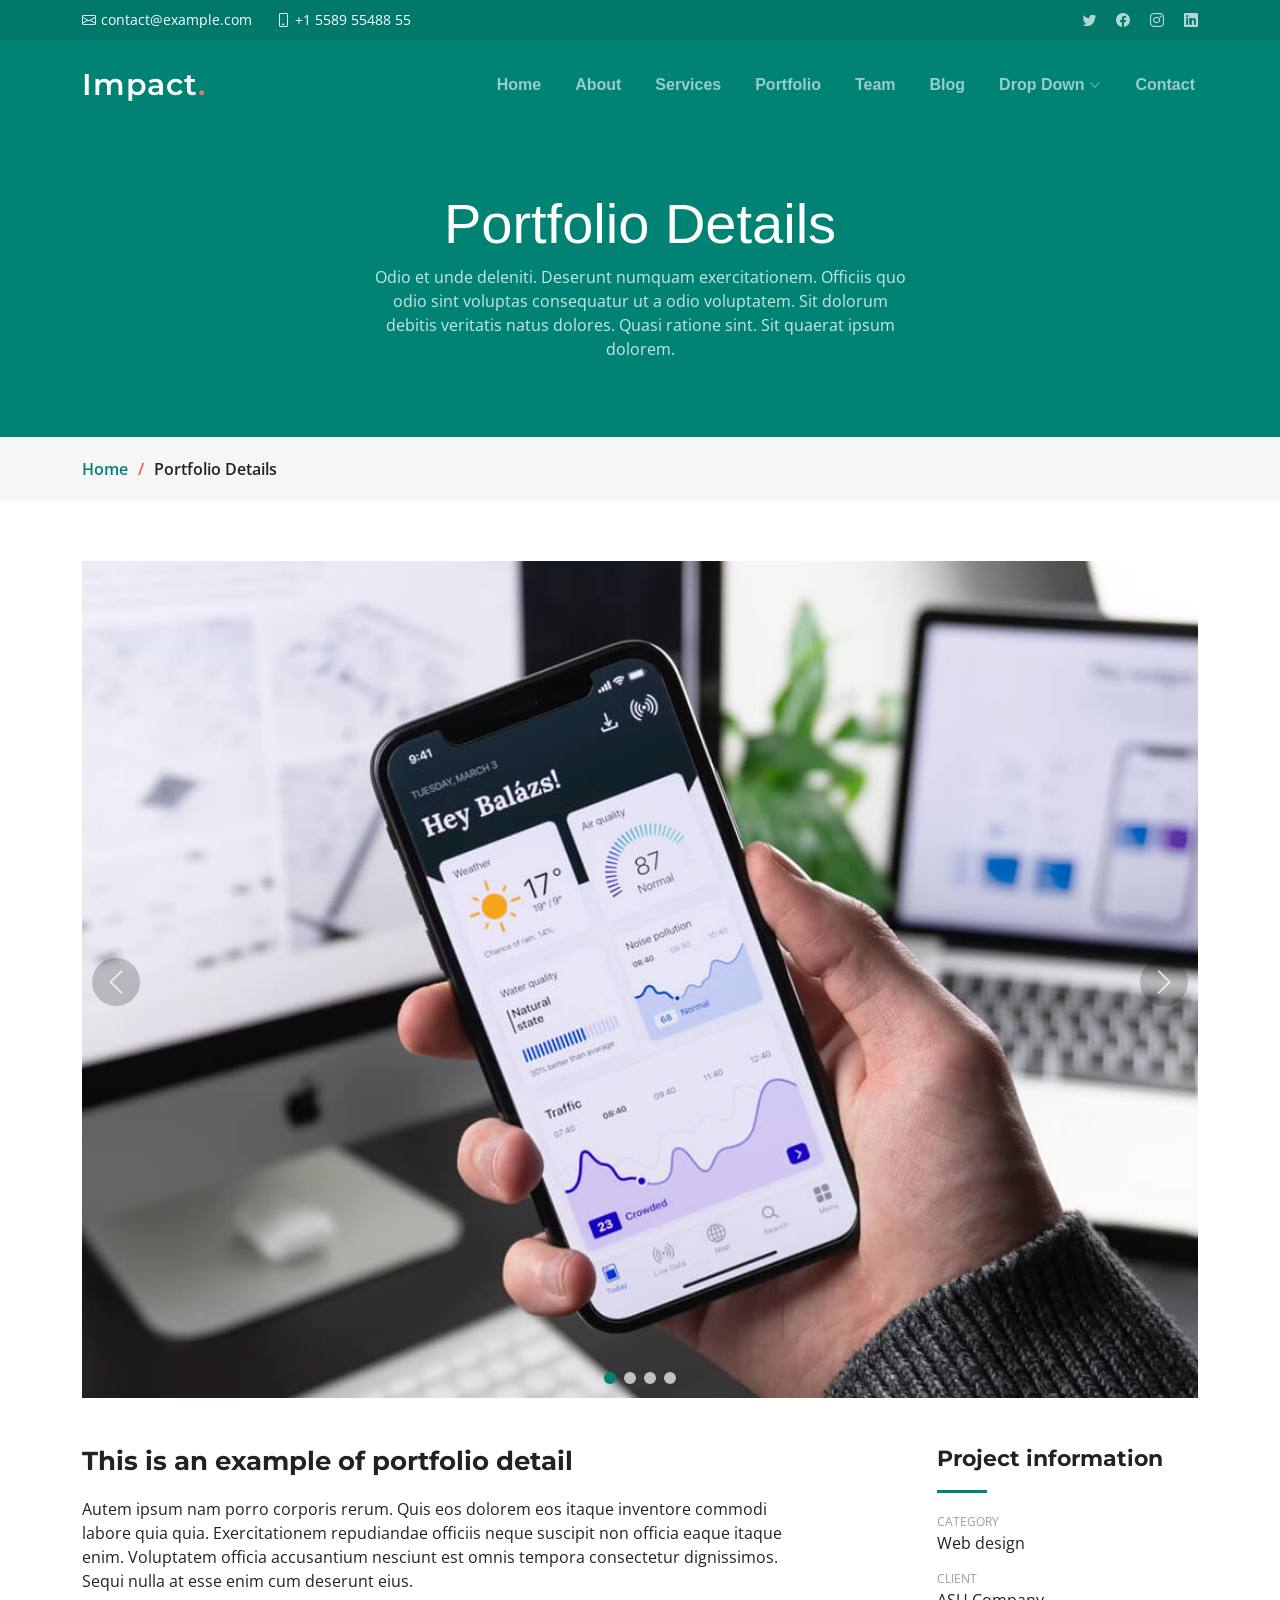
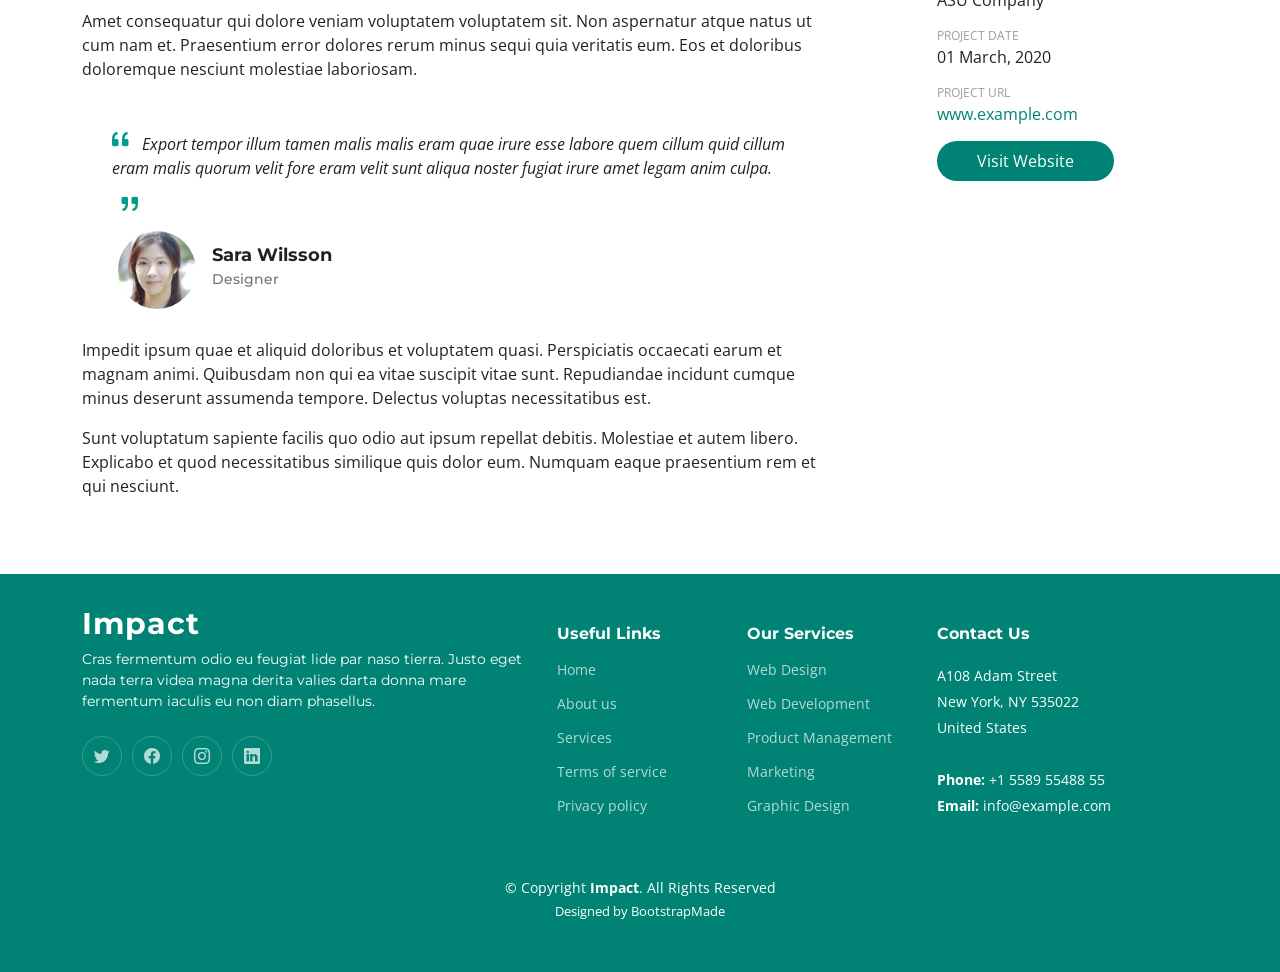
<file: web-template/Impact/portfolio-details.html>
<!DOCTYPE html>
<html lang="en">

<head>
  <meta charset="utf-8">
  <meta content="width=device-width, initial-scale=1.0" name="viewport">

  <title>Impact Bootstrap Template - Portfolio Details</title>
  <meta content="" name="description">
  <meta content="" name="keywords">

  <!-- Favicons -->
  <link href="assets/img/favicon.png" rel="icon">
  <link href="assets/img/apple-touch-icon.png" rel="apple-touch-icon">

  <!-- Google Fonts -->
  <link rel="preconnect" href="https://fonts.googleapis.com">
  <link rel="preconnect" href="https://fonts.gstatic.com" crossorigin>
  <link href="https://fonts.googleapis.com/css2?family=Open+Sans:ital,wght@0,300;0,400;0,500;0,600;0,700;1,300;1,400;1,600;1,700&family=Montserrat:ital,wght@0,300;0,400;0,500;0,600;0,700;1,300;1,400;1,500;1,600;1,700&family=Raleway:ital,wght@0,300;0,400;0,500;0,600;0,700;1,300;1,400;1,500;1,600;1,700&display=swap" rel="stylesheet">

  <!-- Vendor CSS Files -->
  <link href="assets/vendor/bootstrap/css/bootstrap.min.css" rel="stylesheet">
  <link href="assets/vendor/bootstrap-icons/bootstrap-icons.css" rel="stylesheet">
  <link href="assets/vendor/aos/aos.css" rel="stylesheet">
  <link href="assets/vendor/glightbox/css/glightbox.min.css" rel="stylesheet">
  <link href="assets/vendor/swiper/swiper-bundle.min.css" rel="stylesheet">

  <!-- Template Main CSS File -->
  <link href="assets/css/main.css" rel="stylesheet">

  <!-- =======================================================
  * Template Name: Impact
  * Template URL: https://bootstrapmade.com/impact-bootstrap-business-website-template/
  * Updated: Mar 17 2024 with Bootstrap v5.3.3
  * Author: BootstrapMade.com
  * License: https://bootstrapmade.com/license/
  ======================================================== -->
</head>

<body>

  <!-- ======= Header ======= -->
  <section id="topbar" class="topbar d-flex align-items-center">
    <div class="container d-flex justify-content-center justify-content-md-between">
      <div class="contact-info d-flex align-items-center">
        <i class="bi bi-envelope d-flex align-items-center"><a href="mailto:contact@example.com">contact@example.com</a></i>
        <i class="bi bi-phone d-flex align-items-center ms-4"><span>+1 5589 55488 55</span></i>
      </div>
      <div class="social-links d-none d-md-flex align-items-center">
        <a href="#" class="twitter"><i class="bi bi-twitter"></i></a>
        <a href="#" class="facebook"><i class="bi bi-facebook"></i></a>
        <a href="#" class="instagram"><i class="bi bi-instagram"></i></a>
        <a href="#" class="linkedin"><i class="bi bi-linkedin"></i></i></a>
      </div>
    </div>
  </section><!-- End Top Bar -->

  <header id="header" class="header d-flex align-items-center">

    <div class="container-fluid container-xl d-flex align-items-center justify-content-between">
      <a href="index.html" class="logo d-flex align-items-center">
        <!-- Uncomment the line below if you also wish to use an image logo -->
        <!-- <img src="assets/img/logo.png" alt=""> -->
        <h1>Impact<span>.</span></h1>
      </a>
      <nav id="navbar" class="navbar">
        <ul>
          <li><a href="#hero">Home</a></li>
          <li><a href="#about">About</a></li>
          <li><a href="#services">Services</a></li>
          <li><a href="#portfolio">Portfolio</a></li>
          <li><a href="#team">Team</a></li>
          <li><a href="blog.html">Blog</a></li>
          <li class="dropdown"><a href="#"><span>Drop Down</span> <i class="bi bi-chevron-down dropdown-indicator"></i></a>
            <ul>
              <li><a href="#">Drop Down 1</a></li>
              <li class="dropdown"><a href="#"><span>Deep Drop Down</span> <i class="bi bi-chevron-down dropdown-indicator"></i></a>
                <ul>
                  <li><a href="#">Deep Drop Down 1</a></li>
                  <li><a href="#">Deep Drop Down 2</a></li>
                  <li><a href="#">Deep Drop Down 3</a></li>
                  <li><a href="#">Deep Drop Down 4</a></li>
                  <li><a href="#">Deep Drop Down 5</a></li>
                </ul>
              </li>
              <li><a href="#">Drop Down 2</a></li>
              <li><a href="#">Drop Down 3</a></li>
              <li><a href="#">Drop Down 4</a></li>
            </ul>
          </li>
          <li><a href="#contact">Contact</a></li>
        </ul>
      </nav><!-- .navbar -->

      <i class="mobile-nav-toggle mobile-nav-show bi bi-list"></i>
      <i class="mobile-nav-toggle mobile-nav-hide d-none bi bi-x"></i>

    </div>
  </header><!-- End Header -->
  <!-- End Header -->

  <main id="main">

    <!-- ======= Breadcrumbs ======= -->
    <div class="breadcrumbs">
      <div class="page-header d-flex align-items-center" style="background-image: url('');">
        <div class="container position-relative">
          <div class="row d-flex justify-content-center">
            <div class="col-lg-6 text-center">
              <h2>Portfolio Details</h2>
              <p>Odio et unde deleniti. Deserunt numquam exercitationem. Officiis quo odio sint voluptas consequatur ut a odio voluptatem. Sit dolorum debitis veritatis natus dolores. Quasi ratione sint. Sit quaerat ipsum dolorem.</p>
            </div>
          </div>
        </div>
      </div>
      <nav>
        <div class="container">
          <ol>
            <li><a href="index.html">Home</a></li>
            <li>Portfolio Details</li>
          </ol>
        </div>
      </nav>
    </div><!-- End Breadcrumbs -->

    <!-- ======= Portfolio Details Section ======= -->
    <section id="portfolio-details" class="portfolio-details">
      <div class="container" data-aos="fade-up">

        <div class="position-relative h-100">
          <div class="slides-1 portfolio-details-slider swiper">
            <div class="swiper-wrapper align-items-center">

              <div class="swiper-slide">
                <img src="assets/img/portfolio/app-1.jpg" alt="">
              </div>

              <div class="swiper-slide">
                <img src="assets/img/portfolio/product-1.jpg" alt="">
              </div>

              <div class="swiper-slide">
                <img src="assets/img/portfolio/branding-1.jpg" alt="">
              </div>

              <div class="swiper-slide">
                <img src="assets/img/portfolio/books-1.jpg" alt="">
              </div>

            </div>
            <div class="swiper-pagination"></div>
          </div>
          <div class="swiper-button-prev"></div>
          <div class="swiper-button-next"></div>

        </div>

        <div class="row justify-content-between gy-4 mt-4">

          <div class="col-lg-8">
            <div class="portfolio-description">
              <h2>This is an example of portfolio detail</h2>
              <p>
                Autem ipsum nam porro corporis rerum. Quis eos dolorem eos itaque inventore commodi labore quia quia. Exercitationem repudiandae officiis neque suscipit non officia eaque itaque enim. Voluptatem officia accusantium nesciunt est omnis tempora consectetur dignissimos. Sequi nulla at esse enim cum deserunt eius.
              </p>
              <p>
                Amet consequatur qui dolore veniam voluptatem voluptatem sit. Non aspernatur atque natus ut cum nam et. Praesentium error dolores rerum minus sequi quia veritatis eum. Eos et doloribus doloremque nesciunt molestiae laboriosam.
              </p>

              <div class="testimonial-item">
                <p>
                  <i class="bi bi-quote quote-icon-left"></i>
                  Export tempor illum tamen malis malis eram quae irure esse labore quem cillum quid cillum eram malis quorum velit fore eram velit sunt aliqua noster fugiat irure amet legam anim culpa.
                  <i class="bi bi-quote quote-icon-right"></i>
                </p>
                <div>
                  <img src="assets/img/testimonials/testimonials-2.jpg" class="testimonial-img" alt="">
                  <h3>Sara Wilsson</h3>
                  <h4>Designer</h4>
                </div>
              </div>

              <p>
                Impedit ipsum quae et aliquid doloribus et voluptatem quasi. Perspiciatis occaecati earum et magnam animi. Quibusdam non qui ea vitae suscipit vitae sunt. Repudiandae incidunt cumque minus deserunt assumenda tempore. Delectus voluptas necessitatibus est.

              <p>
                Sunt voluptatum sapiente facilis quo odio aut ipsum repellat debitis. Molestiae et autem libero. Explicabo et quod necessitatibus similique quis dolor eum. Numquam eaque praesentium rem et qui nesciunt.
              </p>

            </div>
          </div>

          <div class="col-lg-3">
            <div class="portfolio-info">
              <h3>Project information</h3>
              <ul>
                <li><strong>Category</strong> <span>Web design</span></li>
                <li><strong>Client</strong> <span>ASU Company</span></li>
                <li><strong>Project date</strong> <span>01 March, 2020</span></li>
                <li><strong>Project URL</strong> <a href="#">www.example.com</a></li>
                <li><a href="#" class="btn-visit align-self-start">Visit Website</a></li>
              </ul>
            </div>
          </div>

        </div>

      </div>
    </section><!-- End Portfolio Details Section -->

  </main><!-- End #main -->

  <!-- ======= Footer ======= -->
  <footer id="footer" class="footer">

    <div class="container">
      <div class="row gy-4">
        <div class="col-lg-5 col-md-12 footer-info">
          <a href="index.html" class="logo d-flex align-items-center">
            <span>Impact</span>
          </a>
          <p>Cras fermentum odio eu feugiat lide par naso tierra. Justo eget nada terra videa magna derita valies darta donna mare fermentum iaculis eu non diam phasellus.</p>
          <div class="social-links d-flex mt-4">
            <a href="#" class="twitter"><i class="bi bi-twitter"></i></a>
            <a href="#" class="facebook"><i class="bi bi-facebook"></i></a>
            <a href="#" class="instagram"><i class="bi bi-instagram"></i></a>
            <a href="#" class="linkedin"><i class="bi bi-linkedin"></i></a>
          </div>
        </div>

        <div class="col-lg-2 col-6 footer-links">
          <h4>Useful Links</h4>
          <ul>
            <li><a href="#">Home</a></li>
            <li><a href="#">About us</a></li>
            <li><a href="#">Services</a></li>
            <li><a href="#">Terms of service</a></li>
            <li><a href="#">Privacy policy</a></li>
          </ul>
        </div>

        <div class="col-lg-2 col-6 footer-links">
          <h4>Our Services</h4>
          <ul>
            <li><a href="#">Web Design</a></li>
            <li><a href="#">Web Development</a></li>
            <li><a href="#">Product Management</a></li>
            <li><a href="#">Marketing</a></li>
            <li><a href="#">Graphic Design</a></li>
          </ul>
        </div>

        <div class="col-lg-3 col-md-12 footer-contact text-center text-md-start">
          <h4>Contact Us</h4>
          <p>
            A108 Adam Street <br>
            New York, NY 535022<br>
            United States <br><br>
            <strong>Phone:</strong> +1 5589 55488 55<br>
            <strong>Email:</strong> info@example.com<br>
          </p>

        </div>

      </div>
    </div>

    <div class="container mt-4">
      <div class="copyright">
        &copy; Copyright <strong><span>Impact</span></strong>. All Rights Reserved
      </div>
      <div class="credits">
        <!-- All the links in the footer should remain intact. -->
        <!-- You can delete the links only if you purchased the pro version. -->
        <!-- Licensing information: https://bootstrapmade.com/license/ -->
        <!-- Purchase the pro version with working PHP/AJAX contact form: https://bootstrapmade.com/impact-bootstrap-business-website-template/ -->
        Designed by <a href="https://bootstrapmade.com/">BootstrapMade</a>
      </div>
    </div>

  </footer><!-- End Footer -->
  <!-- End Footer -->

  <a href="#" class="scroll-top d-flex align-items-center justify-content-center"><i class="bi bi-arrow-up-short"></i></a>

  <div id="preloader"></div>

  <!-- Vendor JS Files -->
  <script src="assets/vendor/bootstrap/js/bootstrap.bundle.min.js"></script>
  <script src="assets/vendor/aos/aos.js"></script>
  <script src="assets/vendor/glightbox/js/glightbox.min.js"></script>
  <script src="assets/vendor/purecounter/purecounter_vanilla.js"></script>
  <script src="assets/vendor/swiper/swiper-bundle.min.js"></script>
  <script src="assets/vendor/isotope-layout/isotope.pkgd.min.js"></script>
  <script src="assets/vendor/php-email-form/validate.js"></script>

  <!-- Template Main JS File -->
  <script src="assets/js/main.js"></script>

</body>

</html>
</file>
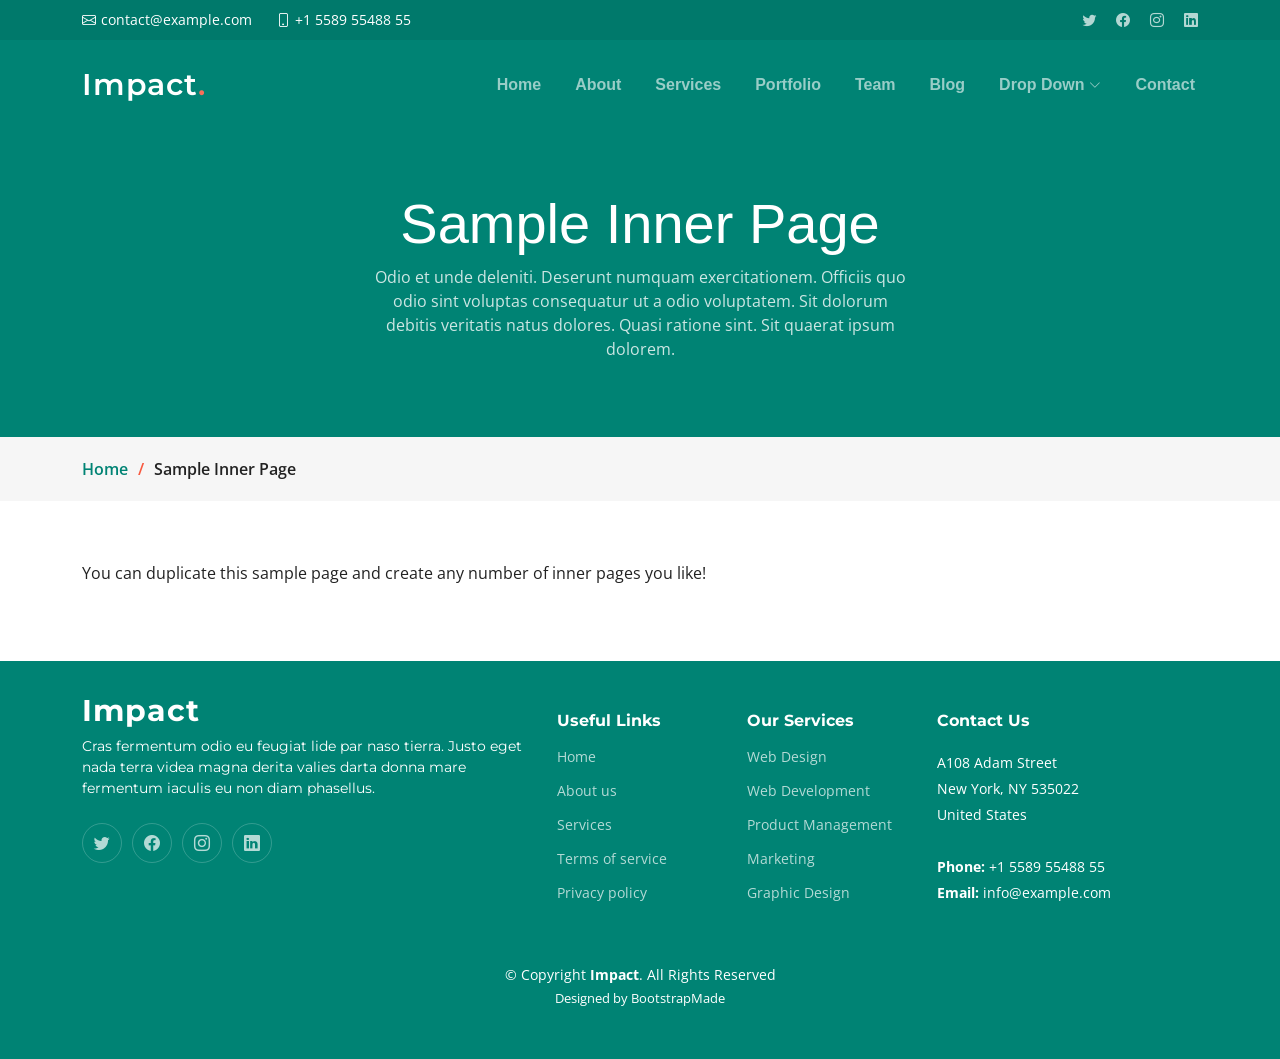
<file: web-template/Impact/sample-inner-page.html>
<!DOCTYPE html>
<html lang="en">

<head>
  <meta charset="utf-8">
  <meta content="width=device-width, initial-scale=1.0" name="viewport">

  <title>[Template] Sample Inner Page</title>
  <meta content="" name="description">
  <meta content="" name="keywords">

  <!-- Favicons -->
  <link href="assets/img/favicon.png" rel="icon">
  <link href="assets/img/apple-touch-icon.png" rel="apple-touch-icon">

  <!-- Google Fonts -->
  <link rel="preconnect" href="https://fonts.googleapis.com">
  <link rel="preconnect" href="https://fonts.gstatic.com" crossorigin>
  <link href="https://fonts.googleapis.com/css2?family=Open+Sans:ital,wght@0,300;0,400;0,500;0,600;0,700;1,300;1,400;1,600;1,700&family=Montserrat:ital,wght@0,300;0,400;0,500;0,600;0,700;1,300;1,400;1,500;1,600;1,700&family=Raleway:ital,wght@0,300;0,400;0,500;0,600;0,700;1,300;1,400;1,500;1,600;1,700&display=swap" rel="stylesheet">

  <!-- Vendor CSS Files -->
  <link href="assets/vendor/bootstrap/css/bootstrap.min.css" rel="stylesheet">
  <link href="assets/vendor/bootstrap-icons/bootstrap-icons.css" rel="stylesheet">
  <link href="assets/vendor/aos/aos.css" rel="stylesheet">
  <link href="assets/vendor/glightbox/css/glightbox.min.css" rel="stylesheet">
  <link href="assets/vendor/swiper/swiper-bundle.min.css" rel="stylesheet">

  <!-- Template Main CSS File -->
  <link href="assets/css/main.css" rel="stylesheet">

  <!-- =======================================================
  * Template Name: Impact
  * Template URL: https://bootstrapmade.com/impact-bootstrap-business-website-template/
  * Updated: Mar 17 2024 with Bootstrap v5.3.3
  * Author: BootstrapMade.com
  * License: https://bootstrapmade.com/license/
  ======================================================== -->
</head>

<body>

  <!-- ======= Header ======= -->
  <section id="topbar" class="topbar d-flex align-items-center">
    <div class="container d-flex justify-content-center justify-content-md-between">
      <div class="contact-info d-flex align-items-center">
        <i class="bi bi-envelope d-flex align-items-center"><a href="mailto:contact@example.com">contact@example.com</a></i>
        <i class="bi bi-phone d-flex align-items-center ms-4"><span>+1 5589 55488 55</span></i>
      </div>
      <div class="social-links d-none d-md-flex align-items-center">
        <a href="#" class="twitter"><i class="bi bi-twitter"></i></a>
        <a href="#" class="facebook"><i class="bi bi-facebook"></i></a>
        <a href="#" class="instagram"><i class="bi bi-instagram"></i></a>
        <a href="#" class="linkedin"><i class="bi bi-linkedin"></i></i></a>
      </div>
    </div>
  </section><!-- End Top Bar -->

  <header id="header" class="header d-flex align-items-center">

    <div class="container-fluid container-xl d-flex align-items-center justify-content-between">
      <a href="index.html" class="logo d-flex align-items-center">
        <!-- Uncomment the line below if you also wish to use an image logo -->
        <!-- <img src="assets/img/logo.png" alt=""> -->
        <h1>Impact<span>.</span></h1>
      </a>
      <nav id="navbar" class="navbar">
        <ul>
          <li><a href="#hero">Home</a></li>
          <li><a href="#about">About</a></li>
          <li><a href="#services">Services</a></li>
          <li><a href="#portfolio">Portfolio</a></li>
          <li><a href="#team">Team</a></li>
          <li><a href="blog.html">Blog</a></li>
          <li class="dropdown"><a href="#"><span>Drop Down</span> <i class="bi bi-chevron-down dropdown-indicator"></i></a>
            <ul>
              <li><a href="#">Drop Down 1</a></li>
              <li class="dropdown"><a href="#"><span>Deep Drop Down</span> <i class="bi bi-chevron-down dropdown-indicator"></i></a>
                <ul>
                  <li><a href="#">Deep Drop Down 1</a></li>
                  <li><a href="#">Deep Drop Down 2</a></li>
                  <li><a href="#">Deep Drop Down 3</a></li>
                  <li><a href="#">Deep Drop Down 4</a></li>
                  <li><a href="#">Deep Drop Down 5</a></li>
                </ul>
              </li>
              <li><a href="#">Drop Down 2</a></li>
              <li><a href="#">Drop Down 3</a></li>
              <li><a href="#">Drop Down 4</a></li>
            </ul>
          </li>
          <li><a href="#contact">Contact</a></li>
        </ul>
      </nav><!-- .navbar -->

      <i class="mobile-nav-toggle mobile-nav-show bi bi-list"></i>
      <i class="mobile-nav-toggle mobile-nav-hide d-none bi bi-x"></i>

    </div>
  </header><!-- End Header -->
  <!-- End Header -->

  <main id="main">

    <!-- ======= Breadcrumbs ======= -->
    <div class="breadcrumbs">
      <div class="page-header d-flex align-items-center" style="background-image: url('');">
        <div class="container position-relative">
          <div class="row d-flex justify-content-center">
            <div class="col-lg-6 text-center">
              <h2>Sample Inner Page</h2>
              <p>Odio et unde deleniti. Deserunt numquam exercitationem. Officiis quo odio sint voluptas consequatur ut a odio voluptatem. Sit dolorum debitis veritatis natus dolores. Quasi ratione sint. Sit quaerat ipsum dolorem.</p>
            </div>
          </div>
        </div>
      </div>
      <nav>
        <div class="container">
          <ol>
            <li><a href="index.html">Home</a></li>
            <li>Sample Inner Page</li>
          </ol>
        </div>
      </nav>
    </div><!-- End Breadcrumbs -->

    <section class="sample-page">
      <div class="container" data-aos="fade-up">

        <p>
          You can duplicate this sample page and create any number of inner pages you like!
        </p>

      </div>
    </section>

  </main><!-- End #main -->

  <!-- ======= Footer ======= -->
  <footer id="footer" class="footer">

    <div class="container">
      <div class="row gy-4">
        <div class="col-lg-5 col-md-12 footer-info">
          <a href="index.html" class="logo d-flex align-items-center">
            <span>Impact</span>
          </a>
          <p>Cras fermentum odio eu feugiat lide par naso tierra. Justo eget nada terra videa magna derita valies darta donna mare fermentum iaculis eu non diam phasellus.</p>
          <div class="social-links d-flex mt-4">
            <a href="#" class="twitter"><i class="bi bi-twitter"></i></a>
            <a href="#" class="facebook"><i class="bi bi-facebook"></i></a>
            <a href="#" class="instagram"><i class="bi bi-instagram"></i></a>
            <a href="#" class="linkedin"><i class="bi bi-linkedin"></i></a>
          </div>
        </div>

        <div class="col-lg-2 col-6 footer-links">
          <h4>Useful Links</h4>
          <ul>
            <li><a href="#">Home</a></li>
            <li><a href="#">About us</a></li>
            <li><a href="#">Services</a></li>
            <li><a href="#">Terms of service</a></li>
            <li><a href="#">Privacy policy</a></li>
          </ul>
        </div>

        <div class="col-lg-2 col-6 footer-links">
          <h4>Our Services</h4>
          <ul>
            <li><a href="#">Web Design</a></li>
            <li><a href="#">Web Development</a></li>
            <li><a href="#">Product Management</a></li>
            <li><a href="#">Marketing</a></li>
            <li><a href="#">Graphic Design</a></li>
          </ul>
        </div>

        <div class="col-lg-3 col-md-12 footer-contact text-center text-md-start">
          <h4>Contact Us</h4>
          <p>
            A108 Adam Street <br>
            New York, NY 535022<br>
            United States <br><br>
            <strong>Phone:</strong> +1 5589 55488 55<br>
            <strong>Email:</strong> info@example.com<br>
          </p>

        </div>

      </div>
    </div>

    <div class="container mt-4">
      <div class="copyright">
        &copy; Copyright <strong><span>Impact</span></strong>. All Rights Reserved
      </div>
      <div class="credits">
        <!-- All the links in the footer should remain intact. -->
        <!-- You can delete the links only if you purchased the pro version. -->
        <!-- Licensing information: https://bootstrapmade.com/license/ -->
        <!-- Purchase the pro version with working PHP/AJAX contact form: https://bootstrapmade.com/impact-bootstrap-business-website-template/ -->
        Designed by <a href="https://bootstrapmade.com/">BootstrapMade</a>
      </div>
    </div>

  </footer><!-- End Footer -->
  <!-- End Footer -->

  <a href="#" class="scroll-top d-flex align-items-center justify-content-center"><i class="bi bi-arrow-up-short"></i></a>

  <div id="preloader"></div>

  <!-- Vendor JS Files -->
  <script src="assets/vendor/bootstrap/js/bootstrap.bundle.min.js"></script>
  <script src="assets/vendor/aos/aos.js"></script>
  <script src="assets/vendor/glightbox/js/glightbox.min.js"></script>
  <script src="assets/vendor/purecounter/purecounter_vanilla.js"></script>
  <script src="assets/vendor/swiper/swiper-bundle.min.js"></script>
  <script src="assets/vendor/isotope-layout/isotope.pkgd.min.js"></script>
  <script src="assets/vendor/php-email-form/validate.js"></script>

  <!-- Template Main JS File -->
  <script src="assets/js/main.js"></script>

</body>

</html>
</file>
<file: css/style.css>
@import url("https://fonts.googleapis.com/css2?family=Poppins:ital,wght@0,100;0,200;0,300;0,400;0,500;0,600;0,700;0,800;0,900;1,100;1,200;1,300;1,400;1,500;1,600;1,700;1,800;1,900&display=swap");
* {
  margin: 0px;
  padding: 0px;
  box-sizing: border-box;
}
body {
  font-family: "Poppins", sans-serif;
}
.responsive {
  width: 100%;
  height: 100vh;
  background-color: violet;
}
.responsive h1 {
  height: 100vh;
  font-size: 25px;
  color: #ffffff;
  display: flex;
  justify-content: center;
  align-items: center;
}
@media screen and (min-width: 1000px) {
  .responsive {
    display: none;
  }
}
@media screen and (max-width: 999px) {
  .responsive {
    display: block;
  }
  header {
    display: none;
  }
  main {
    display: none;
  }
}

:root {
  --color-text-menu: #fb8500;
}

img {
  width: 100%;
  height: 100%;
  object-fit: cover;
}
.container {
  width: 1200px;
  margin: auto;
}
.row {
  display: flex;
  flex-wrap: wrap;
  justify-content: space-between;
}
.col-3 {
  width: 23%;
}
.col-4 {
  width: 32%;
}
.col-12 {
  width: 100%;
}

.border-container {
  /* border-radius: 10px; */
  box-shadow: rgba(0, 0, 0, 0.15) 0px 1.95px 0px;
}
.form-search {
  font-size: 18px;
  color: #ddd;
  padding: 7px 18px;
  border: none;
  outline: none;
  background-color: #c4c4c449;
}
.btn {
  font-size: 16px;
  text-decoration: none;
  padding: 5px 25px;
  overflow: hidden;
}
.see-more-btn {
  text-align: right;
  margin: 30px;
}
.see-more-btn a {
  border-radius: 40px;
}
.card {
  width: 100%;
  border-radius: 10px;
  transition: 0.5s;
  border: 1px solid #ddd;
  overflow: hidden;
}
.btn-card {
  border: 1px solid #ff006e;
  margin: 0px 10px;
  border-radius: 10px;
}
.title-bar .title {
  margin: 40px 0px;
  width: 100%;
}
.title-bar .title h1 {
  user-select: none;
  font-size: 22px;
  font-weight: 500;
  padding: 5px;
  text-align: center;
  color: white;
  clip-path: polygon(0 0, 89% 0, 100% 100%, 0% 100%);
}
/* !----------------------- */
/* *           swiper js */
.swiper {
  width: 100%;
  height: 100%;
}
.swiper-slide {
  text-align: center;
  font-size: 18px;
  display: flex;
  justify-content: center;
  align-items: center;
}
.swiper-slide img {
  display: block;
  width: 100%;
  height: 100%;
  object-fit: cover;
}
.autoplay-progress {
  position: absolute;
  right: 16px;
  bottom: 16px;
  z-index: 10;
  width: 48px;
  height: 48px;
  display: flex;
  align-items: center;
  justify-content: center;
  font-weight: bold;
  color: var(--swiper-theme-color);
}
.autoplay-progress svg {
  --progress: 0;
  position: absolute;
  left: 0;
  top: 0px;
  z-index: 10;
  width: 100%;
  height: 100%;
  stroke-width: 4px;
  stroke: var(--swiper-theme-color);
  fill: none;
  stroke-dashoffset: calc(125.6 * (1 - var(--progress)));
  stroke-dasharray: 125.6;
  transform: rotate(-90deg);
}
/* !----------------------- */
/* !----------------------- */
.header-bar {
  width: 100%;
  background-color: black;
}
.header-bar .navbar {
  display: flex;
  justify-content: space-between;
}
.header-bar .navbar .logo img {
  height: 45px;
  object-fit: cover;
  margin-top: 14px;
}
.header-bar .navbar .navbar-nav {
  display: flex;
  align-content: center;
  line-height: 70px;
}
.header-bar .navbar .navbar-nav ul {
  display: flex;
  list-style: none;
}
.header-bar .navbar .navbar-nav ul .nav-item {
  margin-right: 10px;
}
.header-bar .navbar .navbar-nav ul .nav-item .nav-link {
  text-decoration: none;
  color: white;
  font-size: 18px;
  padding: 4px 20px;
  font-weight: 600;
  border-radius: 25px;
}
.header-bar .navbar .navbar-nav .search .form-search {
  width: 300px;
  margin-left: 20px;
  border-radius: 40px;
}
.header-bar .navbar .navbar-nav .search {
  position: relative;
}
.header-bar .navbar .navbar-nav .search i {
  font-size: 20px;
  color: #dfdfdfe6;
  /* background-color: #fff7006a; */
  padding: 8px 15px;
  border-radius: 40px;
  position: absolute;
  right: 0px;
  top: 17px;
}
.header-bar .navbar .navbar-nav ul .nav-item .nav-link:hover {
  color: var(--color-text-menu);
}
.header-bar .navbar .navbar-nav .search .form-search:focus {
  border: 2px solid purple;
}
.header-bar .navbar .navbar-nav .search .form-search:focus ~ i {
  border-left: 2px solid purple;
}
/* !---------------------------- */
.hero-banner {
  width: 100%;
  height: 92vh;
}
.hero-banner .banner {
  width: 100%;
  height: 100%;
}
/* *********************** */
.hero-banner .banner img {
  object-fit: cover;
  background-size: cover;
  position: absolute;
}
.hero-banner .banner .overlay {
  width: 100%;
  height: 100%;
  background-color: #000000b4;
  position: absolute;
}

.hero-banner .banner .content {
  width: 100%;
  height: 100%;
  display: flex;
  justify-content: center;
  align-items: center;
  position: absolute;
}
.hero-banner .banner .content .banner-title {
  width: 900px;
  text-align: center;
  color: #ddd;
  display: flex;
  justify-content: center;
  align-items: center;
  flex-direction: column;
}
.hero-banner .bannerr .content .banner-title h1 {
  font-size: 35px;
}
.hero-banner .banner .content .banner-title p {
  margin: 20px 0px;
  font-size: 18px;
  margin-bottom: 35px;
  line-height: 27px;
  color: #c6c6c6;
}
.hero-banner .banner .swiper .swiper-pagination-bullet {
  width: 40px;
  height: 3px;
  border-radius: 0;
  background-color: #ffffff;
}
.swiper-button-next {
  color: #ddd !important;
}
.swiper-button-prev {
  color: #ddd !important;
}
.swiper-pagination {
  margin-bottom: 30px;
}
/* !-------------------------------------*/
.sponsor {
  width: 1450px;
  margin: 20px auto;
  height: 70px;
  user-select: none;
}
.sponsor .pic-sponsor {
  display: flex;
  align-items: center;
}
.sponsor .pic-sponsor img {
  width: 350px !important;
  border-radius: 10px;
  background-color: rgb(255, 0, 0);
  border-bottom: 3px solid rgb(109, 109, 109);
}
/* !------------------------------------- */
.template .title h1 {
  width: 150px;
  background-color: #ff006e;
}
.template .title {
  border-bottom: 3px solid #ff006e;
}
.template .card {
  height: 400px;
}
.template .card .pic {
  width: 100%;
  height: 300px;
  background-color: rebeccapurple;
}

.template .card .title-card h3 {
  font-size: 18px;
  margin: 5px;
  text-transform: uppercase;
  text-align: center;
  font-weight: 500;
}
.template .card .button {
  margin-top: 10px;
  display: flex;
  justify-content: center;
  align-items: center;
}
.template .card .button a {
  color: #ff006e;
}
.template .card .button .hvr-bounce-to-right::before {
  background-color: #ff006e !important;
}
.template .card .button a:hover {
  color: #ffffff;
}
.template .card .button a:last-child:hover {
  border: 1px solid blue;
}
.template .card .button a:last-child:hover {
  color: white;
}
.template .card .button .hvr-bounce-to-left::before {
  background-color: blue !important;
}
/* --------------------------- */
.template .card:hover {
  transform: scale(102%);
  box-shadow: rgba(50, 50, 93, 0.25) 0px 6px 12px -2px,
    rgba(0, 0, 0, 0.3) 0px 3px 7px -3px;
}
.template .see-more-btn a {
  color: #ff006e;
  border: 3px solid #ff006e;
}
.template .see-more-btn .hvr-bounce-to-right::before {
  background-color: #ff006e;
}
.template .see-more-btn a:hover {
  color: #ffffff;
}
/* !------------------------------ */
.video .title h1 {
  width: 130px;
  background-color: #184e77;
}
.video .title {
  border-bottom: 3px solid #184e77;
}
.video .card {
  height: 300px;
}
.video .card .box-video {
  width: 100%;
  height: 230px;
}
.video .plyr {
  width: 100%;
  height: 230px;
}
.video .card .box-video video {
  width: 100%;
  height: 100%;
}
.video .card .video-title {
  width: 100%;
  height: 70px;
  background-color: #184e77;
  display: flex;
  flex-direction: column;
  justify-content: center;
  align-items: center;
  color: white;
  border-top: 2px solid #ddd;
}
.video .card .video-title a {
  font-size: 17px;
  color: #ddd;
  text-decoration: none;
}
.video .card .video-title a i {
  font-size: 20px;
  color: red;
}
.video .card .video-title a:hover {
  text-decoration: underline;
  color: #00fff2;
}
.video .see-more-btn a {
  color: #184e77;
  border: 3px solid #184e77;
}
.video .see-more-btn .hvr-bounce-to-right::before {
  background-color: #184e77;
}
.video .see-more-btn a:hover {
  color: #ffffff;
}
</file>
<file: vendor/css/plyr.css>
@charset "UTF-8";@keyframes plyr-progress{to{background-position:25px 0;background-position:var(--plyr-progress-loading-size,25px) 0}}@keyframes plyr-popup{0%{opacity:.5;transform:translateY(10px)}to{opacity:1;transform:translateY(0)}}@keyframes plyr-fade-in{0%{opacity:0}to{opacity:1}}.plyr{-moz-osx-font-smoothing:grayscale;-webkit-font-smoothing:antialiased;align-items:center;direction:ltr;display:flex;flex-direction:column;font-family:inherit;font-family:var(--plyr-font-family,inherit);font-variant-numeric:tabular-nums;font-weight:400;font-weight:var(--plyr-font-weight-regular,400);line-height:1.7;line-height:var(--plyr-line-height,1.7);max-width:100%;min-width:200px;position:relative;text-shadow:none;transition:box-shadow .3s ease;z-index:0}.plyr audio,.plyr iframe,.plyr video{display:block;height:100%;width:100%}.plyr button{font:inherit;line-height:inherit;width:auto}.plyr:focus{outline:0}.plyr--full-ui{box-sizing:border-box}.plyr--full-ui *,.plyr--full-ui :after,.plyr--full-ui :before{box-sizing:inherit}.plyr--full-ui a,.plyr--full-ui button,.plyr--full-ui input,.plyr--full-ui label{touch-action:manipulation}.plyr__badge{background:#4a5464;background:var(--plyr-badge-background,#4a5464);border-radius:2px;border-radius:var(--plyr-badge-border-radius,2px);color:#fff;color:var(--plyr-badge-text-color,#fff);font-size:9px;font-size:var(--plyr-font-size-badge,9px);line-height:1;padding:3px 4px}.plyr--full-ui ::-webkit-media-text-track-container{display:none}.plyr__captions{animation:plyr-fade-in .3s ease;bottom:0;display:none;font-size:13px;font-size:var(--plyr-font-size-small,13px);left:0;padding:10px;padding:var(--plyr-control-spacing,10px);position:absolute;text-align:center;transition:transform .4s ease-in-out;width:100%}.plyr__captions span:empty{display:none}@media(min-width:480px){.plyr__captions{font-size:15px;font-size:var(--plyr-font-size-base,15px);padding:20px;padding:calc(var(--plyr-control-spacing,10px)*2)}}@media(min-width:768px){.plyr__captions{font-size:18px;font-size:var(--plyr-font-size-large,18px)}}.plyr--captions-active .plyr__captions{display:block}.plyr:not(.plyr--hide-controls) .plyr__controls:not(:empty)~.plyr__captions{transform:translateY(-40px);transform:translateY(calc(var(--plyr-control-spacing,10px)*-4))}.plyr__caption{background:#000c;background:var(--plyr-captions-background,#000c);border-radius:2px;-webkit-box-decoration-break:clone;box-decoration-break:clone;color:#fff;color:var(--plyr-captions-text-color,#fff);line-height:185%;padding:.2em .5em;white-space:pre-wrap}.plyr__caption div{display:inline}.plyr__control{background:#0000;border:0;border-radius:4px;border-radius:var(--plyr-control-radius,4px);color:inherit;cursor:pointer;flex-shrink:0;overflow:visible;padding:7px;padding:calc(var(--plyr-control-spacing,10px)*.7);position:relative;transition:all .3s ease}.plyr__control svg{fill:currentColor;display:block;height:18px;height:var(--plyr-control-icon-size,18px);pointer-events:none;width:18px;width:var(--plyr-control-icon-size,18px)}.plyr__control:focus{outline:0}.plyr__control:focus-visible{outline:2px dashed #00b2ff;outline:2px dashed var(--plyr-focus-visible-color,var(--plyr-color-main,var(--plyr-color-main,#00b2ff)));outline-offset:2px}a.plyr__control{text-decoration:none}.plyr__control.plyr__control--pressed .icon--not-pressed,.plyr__control.plyr__control--pressed .label--not-pressed,.plyr__control:not(.plyr__control--pressed) .icon--pressed,.plyr__control:not(.plyr__control--pressed) .label--pressed,a.plyr__control:after,a.plyr__control:before{display:none}.plyr--full-ui ::-webkit-media-controls{display:none}.plyr__controls{align-items:center;display:flex;justify-content:flex-end;text-align:center}.plyr__controls .plyr__progress__container{flex:1;min-width:0}.plyr__controls .plyr__controls__item{margin-left:2.5px;margin-left:calc(var(--plyr-control-spacing,10px)/4)}.plyr__controls .plyr__controls__item:first-child{margin-left:0;margin-right:auto}.plyr__controls .plyr__controls__item.plyr__progress__container{padding-left:2.5px;padding-left:calc(var(--plyr-control-spacing,10px)/4)}.plyr__controls .plyr__controls__item.plyr__time{padding:0 5px;padding:0 calc(var(--plyr-control-spacing,10px)/2)}.plyr__controls .plyr__controls__item.plyr__progress__container:first-child,.plyr__controls .plyr__controls__item.plyr__time+.plyr__time,.plyr__controls .plyr__controls__item.plyr__time:first-child{padding-left:0}.plyr [data-plyr=airplay],.plyr [data-plyr=captions],.plyr [data-plyr=fullscreen],.plyr [data-plyr=pip],.plyr__controls:empty{display:none}.plyr--airplay-supported [data-plyr=airplay],.plyr--captions-enabled [data-plyr=captions],.plyr--fullscreen-enabled [data-plyr=fullscreen],.plyr--pip-supported [data-plyr=pip]{display:inline-block}.plyr__menu{display:flex;position:relative}.plyr__menu .plyr__control svg{transition:transform .3s ease}.plyr__menu .plyr__control[aria-expanded=true] svg{transform:rotate(90deg)}.plyr__menu .plyr__control[aria-expanded=true] .plyr__tooltip{display:none}.plyr__menu__container{animation:plyr-popup .2s ease;background:#ffffffe6;background:var(--plyr-menu-background,#ffffffe6);border-radius:8px;border-radius:var(--plyr-menu-radius,8px);bottom:100%;box-shadow:0 1px 2px #00000026;box-shadow:var(--plyr-menu-shadow,0 1px 2px #00000026);color:#4a5464;color:var(--plyr-menu-color,#4a5464);font-size:15px;font-size:var(--plyr-font-size-base,15px);margin-bottom:10px;position:absolute;right:-3px;text-align:left;white-space:nowrap;z-index:3}.plyr__menu__container>div{overflow:hidden;transition:height .35s cubic-bezier(.4,0,.2,1),width .35s cubic-bezier(.4,0,.2,1)}.plyr__menu__container:after{border:4px solid #0000;border-top-color:#ffffffe6;border:var(--plyr-menu-arrow-size,4px) solid #0000;border-top-color:var(--plyr-menu-background,#ffffffe6);content:"";height:0;position:absolute;right:14px;right:calc(var(--plyr-control-icon-size,18px)/2 + var(--plyr-control-spacing,10px)*.7 - var(--plyr-menu-arrow-size,4px)/2);top:100%;width:0}.plyr__menu__container [role=menu]{padding:7px;padding:calc(var(--plyr-control-spacing,10px)*.7)}.plyr__menu__container [role=menuitem],.plyr__menu__container [role=menuitemradio]{margin-top:2px}.plyr__menu__container [role=menuitem]:first-child,.plyr__menu__container [role=menuitemradio]:first-child{margin-top:0}.plyr__menu__container .plyr__control{align-items:center;color:#4a5464;color:var(--plyr-menu-color,#4a5464);display:flex;font-size:13px;font-size:var(--plyr-font-size-menu,var(--plyr-font-size-small,13px));padding:4.66667px 10.5px;padding:calc(var(--plyr-control-spacing,10px)*.7/1.5) calc(var(--plyr-control-spacing,10px)*.7*1.5);-webkit-user-select:none;user-select:none;width:100%}.plyr__menu__container .plyr__control>span{align-items:inherit;display:flex;width:100%}.plyr__menu__container .plyr__control:after{border:4px solid #0000;border:var(--plyr-menu-item-arrow-size,4px) solid #0000;content:"";position:absolute;top:50%;transform:translateY(-50%)}.plyr__menu__container .plyr__control--forward{padding-right:28px;padding-right:calc(var(--plyr-control-spacing,10px)*.7*4)}.plyr__menu__container .plyr__control--forward:after{border-left-color:#728197;border-left-color:var(--plyr-menu-arrow-color,#728197);right:6.5px;right:calc(var(--plyr-control-spacing,10px)*.7*1.5 - var(--plyr-menu-item-arrow-size,4px))}.plyr__menu__container .plyr__control--forward:focus-visible:after,.plyr__menu__container .plyr__control--forward:hover:after{border-left-color:initial}.plyr__menu__container .plyr__control--back{font-weight:400;font-weight:var(--plyr-font-weight-regular,400);margin:7px;margin:calc(var(--plyr-control-spacing,10px)*.7);margin-bottom:3.5px;margin-bottom:calc(var(--plyr-control-spacing,10px)*.7/2);padding-left:28px;padding-left:calc(var(--plyr-control-spacing,10px)*.7*4);position:relative;width:calc(100% - 14px);width:calc(100% - var(--plyr-control-spacing,10px)*.7*2)}.plyr__menu__container .plyr__control--back:after{border-right-color:#728197;border-right-color:var(--plyr-menu-arrow-color,#728197);left:6.5px;left:calc(var(--plyr-control-spacing,10px)*.7*1.5 - var(--plyr-menu-item-arrow-size,4px))}.plyr__menu__container .plyr__control--back:before{background:#dcdfe5;background:var(--plyr-menu-back-border-color,#dcdfe5);box-shadow:0 1px 0 #fff;box-shadow:0 1px 0 var(--plyr-menu-back-border-shadow-color,#fff);content:"";height:1px;left:0;margin-top:3.5px;margin-top:calc(var(--plyr-control-spacing,10px)*.7/2);overflow:hidden;position:absolute;right:0;top:100%}.plyr__menu__container .plyr__control--back:focus-visible:after,.plyr__menu__container .plyr__control--back:hover:after{border-right-color:initial}.plyr__menu__container .plyr__control[role=menuitemradio]{padding-left:7px;padding-left:calc(var(--plyr-control-spacing,10px)*.7)}.plyr__menu__container .plyr__control[role=menuitemradio]:after,.plyr__menu__container .plyr__control[role=menuitemradio]:before{border-radius:100%}.plyr__menu__container .plyr__control[role=menuitemradio]:before{background:#0000001a;content:"";display:block;flex-shrink:0;height:16px;margin-right:10px;margin-right:var(--plyr-control-spacing,10px);transition:all .3s ease;width:16px}.plyr__menu__container .plyr__control[role=menuitemradio]:after{background:#fff;border:0;height:6px;left:12px;opacity:0;top:50%;transform:translateY(-50%) scale(0);transition:transform .3s ease,opacity .3s ease;width:6px}.plyr__menu__container .plyr__control[role=menuitemradio][aria-checked=true]:before{background:#00b2ff;background:var(--plyr-control-toggle-checked-background,var(--plyr-color-main,var(--plyr-color-main,#00b2ff)))}.plyr__menu__container .plyr__control[role=menuitemradio][aria-checked=true]:after{opacity:1;transform:translateY(-50%) scale(1)}.plyr__menu__container .plyr__control[role=menuitemradio]:focus-visible:before,.plyr__menu__container .plyr__control[role=menuitemradio]:hover:before{background:#23282f1a}.plyr__menu__container .plyr__menu__value{align-items:center;display:flex;margin-left:auto;margin-right:-5px;margin-right:calc(var(--plyr-control-spacing,10px)*.7*-1 - -2px);overflow:hidden;padding-left:24.5px;padding-left:calc(var(--plyr-control-spacing,10px)*.7*3.5);pointer-events:none}.plyr--full-ui input[type=range]{-webkit-appearance:none;appearance:none;background:#0000;border:0;border-radius:26px;border-radius:calc(var(--plyr-range-thumb-height,13px)*2);color:#00b2ff;color:var(--plyr-range-fill-background,var(--plyr-color-main,var(--plyr-color-main,#00b2ff)));display:block;height:19px;height:calc(var(--plyr-range-thumb-active-shadow-width,3px)*2 + var(--plyr-range-thumb-height,13px));margin:0;min-width:0;padding:0;transition:box-shadow .3s ease;width:100%}.plyr--full-ui input[type=range]::-webkit-slider-runnable-track{background:#0000;background-image:linear-gradient(90deg,currentColor 0,#0000 0);background-image:linear-gradient(to right,currentColor var(--value,0),#0000 var(--value,0));border:0;border-radius:2.5px;border-radius:calc(var(--plyr-range-track-height,5px)/2);height:5px;height:var(--plyr-range-track-height,5px);-webkit-transition:box-shadow .3s ease;transition:box-shadow .3s ease;-webkit-user-select:none;user-select:none}.plyr--full-ui input[type=range]::-webkit-slider-thumb{-webkit-appearance:none;appearance:none;background:#fff;background:var(--plyr-range-thumb-background,#fff);border:0;border-radius:100%;box-shadow:0 1px 1px #23282f26,0 0 0 1px #23282f33;box-shadow:var(--plyr-range-thumb-shadow,0 1px 1px #23282f26,0 0 0 1px #23282f33);height:13px;height:var(--plyr-range-thumb-height,13px);margin-top:-4px;margin-top:calc((var(--plyr-range-thumb-height,13px) - var(--plyr-range-track-height,5px))/2*-1);position:relative;-webkit-transition:all .2s ease;transition:all .2s ease;width:13px;width:var(--plyr-range-thumb-height,13px)}.plyr--full-ui input[type=range]::-moz-range-track{background:#0000;border:0;border-radius:2.5px;border-radius:calc(var(--plyr-range-track-height,5px)/2);height:5px;height:var(--plyr-range-track-height,5px);-moz-transition:box-shadow .3s ease;transition:box-shadow .3s ease;user-select:none}.plyr--full-ui input[type=range]::-moz-range-thumb{background:#fff;background:var(--plyr-range-thumb-background,#fff);border:0;border-radius:100%;box-shadow:0 1px 1px #23282f26,0 0 0 1px #23282f33;box-shadow:var(--plyr-range-thumb-shadow,0 1px 1px #23282f26,0 0 0 1px #23282f33);height:13px;height:var(--plyr-range-thumb-height,13px);position:relative;-moz-transition:all .2s ease;transition:all .2s ease;width:13px;width:var(--plyr-range-thumb-height,13px)}.plyr--full-ui input[type=range]::-moz-range-progress{background:currentColor;border-radius:2.5px;border-radius:calc(var(--plyr-range-track-height,5px)/2);height:5px;height:var(--plyr-range-track-height,5px)}.plyr--full-ui input[type=range]::-ms-track{color:#0000}.plyr--full-ui input[type=range]::-ms-fill-upper,.plyr--full-ui input[type=range]::-ms-track{background:#0000;border:0;border-radius:2.5px;border-radius:calc(var(--plyr-range-track-height,5px)/2);height:5px;height:var(--plyr-range-track-height,5px);-ms-transition:box-shadow .3s ease;transition:box-shadow .3s ease;user-select:none}.plyr--full-ui input[type=range]::-ms-fill-lower{background:#0000;background:currentColor;border:0;border-radius:2.5px;border-radius:calc(var(--plyr-range-track-height,5px)/2);height:5px;height:var(--plyr-range-track-height,5px);-ms-transition:box-shadow .3s ease;transition:box-shadow .3s ease;user-select:none}.plyr--full-ui input[type=range]::-ms-thumb{background:#fff;background:var(--plyr-range-thumb-background,#fff);border:0;border-radius:100%;box-shadow:0 1px 1px #23282f26,0 0 0 1px #23282f33;box-shadow:var(--plyr-range-thumb-shadow,0 1px 1px #23282f26,0 0 0 1px #23282f33);height:13px;height:var(--plyr-range-thumb-height,13px);margin-top:0;position:relative;-ms-transition:all .2s ease;transition:all .2s ease;width:13px;width:var(--plyr-range-thumb-height,13px)}.plyr--full-ui input[type=range]::-ms-tooltip{display:none}.plyr--full-ui input[type=range]::-moz-focus-outer{border:0}.plyr--full-ui input[type=range]:focus{outline:0}.plyr--full-ui input[type=range]:focus-visible::-webkit-slider-runnable-track{outline:2px dashed #00b2ff;outline:2px dashed var(--plyr-focus-visible-color,var(--plyr-color-main,var(--plyr-color-main,#00b2ff)));outline-offset:2px}.plyr--full-ui input[type=range]:focus-visible::-moz-range-track{outline:2px dashed #00b2ff;outline:2px dashed var(--plyr-focus-visible-color,var(--plyr-color-main,var(--plyr-color-main,#00b2ff)));outline-offset:2px}.plyr--full-ui input[type=range]:focus-visible::-ms-track{outline:2px dashed #00b2ff;outline:2px dashed var(--plyr-focus-visible-color,var(--plyr-color-main,var(--plyr-color-main,#00b2ff)));outline-offset:2px}.plyr__poster{background-color:#000;background-color:var(--plyr-video-background,var(--plyr-video-background,#000));background-position:50% 50%;background-repeat:no-repeat;background-size:contain;height:100%;left:0;opacity:0;position:absolute;top:0;transition:opacity .2s ease;width:100%;z-index:1}.plyr--stopped.plyr__poster-enabled .plyr__poster{opacity:1}.plyr--youtube.plyr--paused.plyr__poster-enabled:not(.plyr--stopped) .plyr__poster{display:none}.plyr__time{font-size:13px;font-size:var(--plyr-font-size-time,var(--plyr-font-size-small,13px))}.plyr__time+.plyr__time:before{content:"⁄";margin-right:10px;margin-right:var(--plyr-control-spacing,10px)}@media(max-width:767px){.plyr__time+.plyr__time{display:none}}.plyr__tooltip{background:#fff;background:var(--plyr-tooltip-background,#fff);border-radius:5px;border-radius:var(--plyr-tooltip-radius,5px);bottom:100%;box-shadow:0 1px 2px #00000026;box-shadow:var(--plyr-tooltip-shadow,0 1px 2px #00000026);color:#4a5464;color:var(--plyr-tooltip-color,#4a5464);font-size:13px;font-size:var(--plyr-font-size-small,13px);font-weight:400;font-weight:var(--plyr-font-weight-regular,400);left:50%;line-height:1.3;margin-bottom:10px;margin-bottom:calc(var(--plyr-control-spacing,10px)/2*2);opacity:0;padding:5px 7.5px;padding:calc(var(--plyr-control-spacing,10px)/2) calc(var(--plyr-control-spacing,10px)/2*1.5);pointer-events:none;position:absolute;transform:translate(-50%,10px) scale(.8);transform-origin:50% 100%;transition:transform .2s ease .1s,opacity .2s ease .1s;white-space:nowrap;z-index:2}.plyr__tooltip:before{border-left:4px solid #0000;border-left:var(--plyr-tooltip-arrow-size,4px) solid #0000;border-right:4px solid #0000;border-right:var(--plyr-tooltip-arrow-size,4px) solid #0000;border-top:4px solid #fff;border-top:var(--plyr-tooltip-arrow-size,4px) solid var(--plyr-tooltip-background,#fff);bottom:-4px;bottom:calc(var(--plyr-tooltip-arrow-size,4px)*-1);content:"";height:0;left:50%;position:absolute;transform:translateX(-50%);width:0;z-index:2}.plyr .plyr__control:focus-visible .plyr__tooltip,.plyr .plyr__control:hover .plyr__tooltip,.plyr__tooltip--visible{opacity:1;transform:translate(-50%) scale(1)}.plyr .plyr__control:hover .plyr__tooltip{z-index:3}.plyr__controls>.plyr__control:first-child .plyr__tooltip,.plyr__controls>.plyr__control:first-child+.plyr__control .plyr__tooltip{left:0;transform:translateY(10px) scale(.8);transform-origin:0 100%}.plyr__controls>.plyr__control:first-child .plyr__tooltip:before,.plyr__controls>.plyr__control:first-child+.plyr__control .plyr__tooltip:before{left:16px;left:calc(var(--plyr-control-icon-size,18px)/2 + var(--plyr-control-spacing,10px)*.7)}.plyr__controls>.plyr__control:last-child .plyr__tooltip{left:auto;right:0;transform:translateY(10px) scale(.8);transform-origin:100% 100%}.plyr__controls>.plyr__control:last-child .plyr__tooltip:before{left:auto;right:16px;right:calc(var(--plyr-control-icon-size,18px)/2 + var(--plyr-control-spacing,10px)*.7);transform:translateX(50%)}.plyr__controls>.plyr__control:first-child .plyr__tooltip--visible,.plyr__controls>.plyr__control:first-child+.plyr__control .plyr__tooltip--visible,.plyr__controls>.plyr__control:first-child+.plyr__control:focus-visible .plyr__tooltip,.plyr__controls>.plyr__control:first-child+.plyr__control:hover .plyr__tooltip,.plyr__controls>.plyr__control:first-child:focus-visible .plyr__tooltip,.plyr__controls>.plyr__control:first-child:hover .plyr__tooltip,.plyr__controls>.plyr__control:last-child .plyr__tooltip--visible,.plyr__controls>.plyr__control:last-child:focus-visible .plyr__tooltip,.plyr__controls>.plyr__control:last-child:hover .plyr__tooltip{transform:translate(0) scale(1)}.plyr__progress{left:6.5px;left:calc(var(--plyr-range-thumb-height,13px)*.5);margin-right:13px;margin-right:var(--plyr-range-thumb-height,13px);position:relative}.plyr__progress input[type=range],.plyr__progress__buffer{margin-left:-6.5px;margin-left:calc(var(--plyr-range-thumb-height,13px)*-.5);margin-right:-6.5px;margin-right:calc(var(--plyr-range-thumb-height,13px)*-.5);width:calc(100% + 13px);width:calc(100% + var(--plyr-range-thumb-height,13px))}.plyr__progress input[type=range]{position:relative;z-index:2}.plyr__progress .plyr__tooltip{left:0;max-width:120px;overflow-wrap:break-word}.plyr__progress__buffer{-webkit-appearance:none;background:#0000;border:0;border-radius:100px;height:5px;height:var(--plyr-range-track-height,5px);left:0;margin-top:-2.5px;margin-top:calc((var(--plyr-range-track-height,5px)/2)*-1);padding:0;position:absolute;top:50%}.plyr__progress__buffer::-webkit-progress-bar{background:#0000}.plyr__progress__buffer::-webkit-progress-value{background:currentColor;border-radius:100px;min-width:5px;min-width:var(--plyr-range-track-height,5px);-webkit-transition:width .2s ease;transition:width .2s ease}.plyr__progress__buffer::-moz-progress-bar{background:currentColor;border-radius:100px;min-width:5px;min-width:var(--plyr-range-track-height,5px);-moz-transition:width .2s ease;transition:width .2s ease}.plyr__progress__buffer::-ms-fill{border-radius:100px;-ms-transition:width .2s ease;transition:width .2s ease}.plyr--loading .plyr__progress__buffer{animation:plyr-progress 1s linear infinite;background-image:linear-gradient(-45deg,#23282f99 25%,#0000 0,#0000 50%,#23282f99 0,#23282f99 75%,#0000 0,#0000);background-image:linear-gradient(-45deg,var(--plyr-progress-loading-background,#23282f99) 25%,#0000 25%,#0000 50%,var(--plyr-progress-loading-background,#23282f99) 50%,var(--plyr-progress-loading-background,#23282f99) 75%,#0000 75%,#0000);background-repeat:repeat-x;background-size:25px 25px;background-size:var(--plyr-progress-loading-size,25px) var(--plyr-progress-loading-size,25px);color:#0000}.plyr--video.plyr--loading .plyr__progress__buffer{background-color:#ffffff40;background-color:var(--plyr-video-progress-buffered-background,#ffffff40)}.plyr--audio.plyr--loading .plyr__progress__buffer{background-color:#c1c8d199;background-color:var(--plyr-audio-progress-buffered-background,#c1c8d199)}.plyr__progress__marker{background-color:#fff;background-color:var(--plyr-progress-marker-background,#fff);border-radius:1px;height:5px;height:var(--plyr-range-track-height,5px);position:absolute;top:50%;transform:translate(-50%,-50%);width:3px;width:var(--plyr-progress-marker-width,3px);z-index:3}.plyr__volume{align-items:center;display:flex;position:relative}.plyr__volume input[type=range]{margin-left:5px;margin-left:calc(var(--plyr-control-spacing,10px)/2);margin-right:5px;margin-right:calc(var(--plyr-control-spacing,10px)/2);max-width:90px;min-width:60px;position:relative;z-index:2}.plyr--audio{display:block}.plyr--audio .plyr__controls{background:#fff;background:var(--plyr-audio-controls-background,#fff);border-radius:inherit;color:#4a5464;color:var(--plyr-audio-control-color,#4a5464);padding:10px;padding:var(--plyr-control-spacing,10px)}.plyr--audio .plyr__control:focus-visible,.plyr--audio .plyr__control:hover,.plyr--audio .plyr__control[aria-expanded=true]{background:#00b2ff;background:var(--plyr-audio-control-background-hover,var(--plyr-color-main,var(--plyr-color-main,#00b2ff)));color:#fff;color:var(--plyr-audio-control-color-hover,#fff)}.plyr--full-ui.plyr--audio input[type=range]::-webkit-slider-runnable-track{background-color:#c1c8d199;background-color:var(--plyr-audio-range-track-background,var(--plyr-audio-progress-buffered-background,#c1c8d199))}.plyr--full-ui.plyr--audio input[type=range]::-moz-range-track{background-color:#c1c8d199;background-color:var(--plyr-audio-range-track-background,var(--plyr-audio-progress-buffered-background,#c1c8d199))}.plyr--full-ui.plyr--audio input[type=range]::-ms-track{background-color:#c1c8d199;background-color:var(--plyr-audio-range-track-background,var(--plyr-audio-progress-buffered-background,#c1c8d199))}.plyr--full-ui.plyr--audio input[type=range]:active::-webkit-slider-thumb{box-shadow:0 1px 1px #23282f26,0 0 0 1px #23282f33,0 0 0 3px #23282f1a;box-shadow:var(--plyr-range-thumb-shadow,0 1px 1px #23282f26,0 0 0 1px #23282f33),0 0 0 var(--plyr-range-thumb-active-shadow-width,3px) var(--plyr-audio-range-thumb-active-shadow-color,#23282f1a)}.plyr--full-ui.plyr--audio input[type=range]:active::-moz-range-thumb{box-shadow:0 1px 1px #23282f26,0 0 0 1px #23282f33,0 0 0 3px #23282f1a;box-shadow:var(--plyr-range-thumb-shadow,0 1px 1px #23282f26,0 0 0 1px #23282f33),0 0 0 var(--plyr-range-thumb-active-shadow-width,3px) var(--plyr-audio-range-thumb-active-shadow-color,#23282f1a)}.plyr--full-ui.plyr--audio input[type=range]:active::-ms-thumb{box-shadow:0 1px 1px #23282f26,0 0 0 1px #23282f33,0 0 0 3px #23282f1a;box-shadow:var(--plyr-range-thumb-shadow,0 1px 1px #23282f26,0 0 0 1px #23282f33),0 0 0 var(--plyr-range-thumb-active-shadow-width,3px) var(--plyr-audio-range-thumb-active-shadow-color,#23282f1a)}.plyr--audio .plyr__progress__buffer{color:#c1c8d199;color:var(--plyr-audio-progress-buffered-background,#c1c8d199)}.plyr--video{overflow:hidden}.plyr--video.plyr--menu-open{overflow:visible}.plyr__video-wrapper{background:#000;background:var(--plyr-video-background,var(--plyr-video-background,#000));border-radius:inherit;height:100%;margin:auto;overflow:hidden;position:relative;width:100%}.plyr__video-embed,.plyr__video-wrapper--fixed-ratio{aspect-ratio:16/9}@supports not (aspect-ratio:16/9){.plyr__video-embed,.plyr__video-wrapper--fixed-ratio{height:0;padding-bottom:56.25%;position:relative}}.plyr__video-embed iframe,.plyr__video-wrapper--fixed-ratio video{border:0;height:100%;left:0;position:absolute;top:0;width:100%}.plyr--full-ui .plyr__video-embed>.plyr__video-embed__container{padding-bottom:240%;position:relative;transform:translateY(-38.28125%)}.plyr--video .plyr__controls{background:linear-gradient(#0000,#000000bf);background:var(--plyr-video-controls-background,linear-gradient(#0000,#000000bf));border-bottom-left-radius:inherit;border-bottom-right-radius:inherit;bottom:0;color:#fff;color:var(--plyr-video-control-color,#fff);left:0;padding:5px;padding:calc(var(--plyr-control-spacing,10px)/2);padding-top:20px;padding-top:calc(var(--plyr-control-spacing,10px)*2);position:absolute;right:0;transition:opacity .4s ease-in-out,transform .4s ease-in-out;z-index:3}@media(min-width:480px){.plyr--video .plyr__controls{padding:10px;padding:var(--plyr-control-spacing,10px);padding-top:35px;padding-top:calc(var(--plyr-control-spacing,10px)*3.5)}}.plyr--video.plyr--hide-controls .plyr__controls{opacity:0;pointer-events:none;transform:translateY(100%)}.plyr--video .plyr__control:focus-visible,.plyr--video .plyr__control:hover,.plyr--video .plyr__control[aria-expanded=true]{background:#00b2ff;background:var(--plyr-video-control-background-hover,var(--plyr-color-main,var(--plyr-color-main,#00b2ff)));color:#fff;color:var(--plyr-video-control-color-hover,#fff)}.plyr__control--overlaid{background:#00b2ff;background:var(--plyr-video-control-background-hover,var(--plyr-color-main,var(--plyr-color-main,#00b2ff)));border:0;border-radius:100%;color:#fff;color:var(--plyr-video-control-color,#fff);display:none;left:50%;opacity:.9;padding:15px;padding:calc(var(--plyr-control-spacing,10px)*1.5);position:absolute;top:50%;transform:translate(-50%,-50%);transition:.3s;z-index:2}.plyr__control--overlaid svg{left:2px;position:relative}.plyr__control--overlaid:focus,.plyr__control--overlaid:hover{opacity:1}.plyr--playing .plyr__control--overlaid{opacity:0;visibility:hidden}.plyr--full-ui.plyr--video .plyr__control--overlaid{display:block}.plyr--full-ui.plyr--video input[type=range]::-webkit-slider-runnable-track{background-color:#ffffff40;background-color:var(--plyr-video-range-track-background,var(--plyr-video-progress-buffered-background,#ffffff40))}.plyr--full-ui.plyr--video input[type=range]::-moz-range-track{background-color:#ffffff40;background-color:var(--plyr-video-range-track-background,var(--plyr-video-progress-buffered-background,#ffffff40))}.plyr--full-ui.plyr--video input[type=range]::-ms-track{background-color:#ffffff40;background-color:var(--plyr-video-range-track-background,var(--plyr-video-progress-buffered-background,#ffffff40))}.plyr--full-ui.plyr--video input[type=range]:active::-webkit-slider-thumb{box-shadow:0 1px 1px #23282f26,0 0 0 1px #23282f33,0 0 0 3px #ffffff80;box-shadow:var(--plyr-range-thumb-shadow,0 1px 1px #23282f26,0 0 0 1px #23282f33),0 0 0 var(--plyr-range-thumb-active-shadow-width,3px) var(--plyr-audio-range-thumb-active-shadow-color,#ffffff80)}.plyr--full-ui.plyr--video input[type=range]:active::-moz-range-thumb{box-shadow:0 1px 1px #23282f26,0 0 0 1px #23282f33,0 0 0 3px #ffffff80;box-shadow:var(--plyr-range-thumb-shadow,0 1px 1px #23282f26,0 0 0 1px #23282f33),0 0 0 var(--plyr-range-thumb-active-shadow-width,3px) var(--plyr-audio-range-thumb-active-shadow-color,#ffffff80)}.plyr--full-ui.plyr--video input[type=range]:active::-ms-thumb{box-shadow:0 1px 1px #23282f26,0 0 0 1px #23282f33,0 0 0 3px #ffffff80;box-shadow:var(--plyr-range-thumb-shadow,0 1px 1px #23282f26,0 0 0 1px #23282f33),0 0 0 var(--plyr-range-thumb-active-shadow-width,3px) var(--plyr-audio-range-thumb-active-shadow-color,#ffffff80)}.plyr--video .plyr__progress__buffer{color:#ffffff40;color:var(--plyr-video-progress-buffered-background,#ffffff40)}.plyr:fullscreen{background:#000;border-radius:0!important;height:100%;margin:0;width:100%}.plyr:fullscreen video{height:100%}.plyr:fullscreen .plyr__control .icon--exit-fullscreen{display:block}.plyr:fullscreen .plyr__control .icon--exit-fullscreen+svg{display:none}.plyr:fullscreen.plyr--hide-controls{cursor:none}@media(min-width:1024px){.plyr:fullscreen .plyr__captions{font-size:21px;font-size:var(--plyr-font-size-xlarge,21px)}}.plyr--fullscreen-fallback{background:#000;border-radius:0!important;bottom:0;height:100%;left:0;margin:0;position:fixed;right:0;top:0;width:100%;z-index:10000000}.plyr--fullscreen-fallback video{height:100%}.plyr--fullscreen-fallback .plyr__control .icon--exit-fullscreen{display:block}.plyr--fullscreen-fallback .plyr__control .icon--exit-fullscreen+svg{display:none}.plyr--fullscreen-fallback.plyr--hide-controls{cursor:none}@media(min-width:1024px){.plyr--fullscreen-fallback .plyr__captions{font-size:21px;font-size:var(--plyr-font-size-xlarge,21px)}}.plyr__ads{border-radius:inherit;bottom:0;cursor:pointer;left:0;overflow:hidden;position:absolute;right:0;top:0;z-index:-1}.plyr__ads>div,.plyr__ads>div iframe{height:100%;position:absolute;width:100%}.plyr__ads:after{background:#23282f;border-radius:2px;bottom:10px;bottom:var(--plyr-control-spacing,10px);color:#fff;content:attr(data-badge-text);font-size:11px;padding:2px 6px;pointer-events:none;position:absolute;right:10px;right:var(--plyr-control-spacing,10px);z-index:3}.plyr__ads:empty:after{display:none}.plyr__cues{background:currentColor;display:block;height:5px;height:var(--plyr-range-track-height,5px);left:0;opacity:.8;position:absolute;top:50%;transform:translateY(-50%);width:3px;z-index:3}.plyr__preview-thumb{background-color:#fff;background-color:var(--plyr-tooltip-background,#fff);border-radius:8px;border-radius:var(--plyr-menu-radius,8px);bottom:100%;box-shadow:0 1px 2px #00000026;box-shadow:var(--plyr-tooltip-shadow,0 1px 2px #00000026);margin-bottom:10px;margin-bottom:calc(var(--plyr-control-spacing,10px)/2*2);opacity:0;padding:3px;pointer-events:none;position:absolute;transform:translateY(10px) scale(.8);transform-origin:50% 100%;transition:transform .2s ease .1s,opacity .2s ease .1s;z-index:2}.plyr__preview-thumb--is-shown{opacity:1;transform:translate(0) scale(1)}.plyr__preview-thumb:before{border-left:4px solid #0000;border-left:var(--plyr-tooltip-arrow-size,4px) solid #0000;border-right:4px solid #0000;border-right:var(--plyr-tooltip-arrow-size,4px) solid #0000;border-top:4px solid #fff;border-top:var(--plyr-tooltip-arrow-size,4px) solid var(--plyr-tooltip-background,#fff);bottom:-4px;bottom:calc(var(--plyr-tooltip-arrow-size,4px)*-1);content:"";height:0;left:calc(50% + var(--preview-arrow-offset));position:absolute;transform:translateX(-50%);width:0;z-index:2}.plyr__preview-thumb__image-container{background:#c1c8d1;border-radius:7px;border-radius:calc(var(--plyr-menu-radius,8px) - 1px);overflow:hidden;position:relative;z-index:0}.plyr__preview-thumb__image-container img,.plyr__preview-thumb__image-container:after{height:100%;left:0;position:absolute;top:0;width:100%}.plyr__preview-thumb__image-container:after{border-radius:inherit;box-shadow:inset 0 0 0 1px #00000026;content:"";pointer-events:none}.plyr__preview-thumb__image-container img{max-height:none;max-width:none}.plyr__preview-thumb__time-container{background:linear-gradient(#0000,#000000bf);background:var(--plyr-video-controls-background,linear-gradient(#0000,#000000bf));border-bottom-left-radius:7px;border-bottom-left-radius:calc(var(--plyr-menu-radius,8px) - 1px);border-bottom-right-radius:7px;border-bottom-right-radius:calc(var(--plyr-menu-radius,8px) - 1px);bottom:0;left:0;line-height:1.1;padding:20px 6px 6px;position:absolute;right:0;z-index:3}.plyr__preview-thumb__time-container span{color:#fff;font-size:13px;font-size:var(--plyr-font-size-time,var(--plyr-font-size-small,13px))}.plyr__preview-scrubbing{bottom:0;filter:blur(1px);height:100%;left:0;margin:auto;opacity:0;overflow:hidden;pointer-events:none;position:absolute;right:0;top:0;transition:opacity .3s ease;width:100%;z-index:1}.plyr__preview-scrubbing--is-shown{opacity:1}.plyr__preview-scrubbing img{height:100%;left:0;max-height:none;max-width:none;object-fit:contain;position:absolute;top:0;width:100%}.plyr--no-transition{transition:none!important}.plyr__sr-only{clip:rect(1px,1px,1px,1px);border:0!important;height:1px!important;overflow:hidden;padding:0!important;position:absolute!important;width:1px!important}.plyr [hidden]{display:none!important}
</file>
<file: web-template/Impact/assets/css/main.css>
/**
* Template Name: Impact
* Template URL: https://bootstrapmade.com/impact-bootstrap-business-website-template/
* Updated: Mar 17 2024 with Bootstrap v5.3.3
* Author: BootstrapMade.com
* License: https://bootstrapmade.com/license/
*/

/*--------------------------------------------------------------
# Set main reusable colors and fonts using CSS variables
# Learn more about CSS variables at https://developer.mozilla.org/en-US/docs/Web/CSS/Using_CSS_custom_properties
--------------------------------------------------------------*/
/* Fonts */
:root {
  --font-default: "Open Sans", system-ui, -apple-system, "Segoe UI", Roboto, "Helvetica Neue", Arial, "Noto Sans", "Liberation Sans", sans-serif, "Apple Color Emoji", "Segoe UI Emoji", "Segoe UI Symbol", "Noto Color Emoji";
  --font-primary: "Montserrat", sans-serif;
  --font-secondary: "Poppins", sans-serif;
}

/* Colors */
:root {
  --color-default: #222222;
  --color-primary: #008374;
  --color-secondary: #f85a40;
}

/* Smooth scroll behavior */
:root {
  scroll-behavior: smooth;
}

/*--------------------------------------------------------------
# General
--------------------------------------------------------------*/
body {
  font-family: var(--font-default);
  color: var(--color-default);
}

a {
  color: var(--color-primary);
  text-decoration: none;
}

a:hover {
  color: #00b6a1;
  text-decoration: none;
}

h1,
h2,
h3,
h4,
h5,
h6 {
  font-family: var(--font-primary);
}

/*--------------------------------------------------------------
# Sections & Section Header
--------------------------------------------------------------*/
section {
  padding: 60px 0;
  overflow: hidden;
  scroll-margin-top: 70px;
  overflow: clip;
}

.sections-bg {
  background-color: #f6f6f6;
}

.section-header {
  text-align: center;
  padding-bottom: 60px;
}

.section-header h2 {
  font-size: 32px;
  font-weight: 600;
  margin-bottom: 20px;
  padding-bottom: 20px;
  position: relative;
}

.section-header h2:after {
  content: "";
  position: absolute;
  display: block;
  width: 50px;
  height: 3px;
  background: var(--color-primary);
  left: 0;
  right: 0;
  bottom: 0;
  margin: auto;
}

.section-header p {
  margin-bottom: 0;
  color: #6f6f6f;
}

/*--------------------------------------------------------------
# Breadcrumbs
--------------------------------------------------------------*/
.breadcrumbs .page-header {
  padding: 60px 0 60px 0;
  min-height: 20vh;
  position: relative;
  background-color: var(--color-primary);
}

.breadcrumbs .page-header h2 {
  font-size: 56px;
  font-weight: 500;
  color: #fff;
  font-family: var(--font-secondary);
}

.breadcrumbs .page-header p {
  color: rgba(255, 255, 255, 0.8);
}

.breadcrumbs nav {
  background-color: #f6f6f6;
  padding: 20px 0;
}

.breadcrumbs nav ol {
  display: flex;
  flex-wrap: wrap;
  list-style: none;
  margin: 0;
  padding: 0;
  font-size: 16px;
  font-weight: 600;
  color: var(--color-default);
}

.breadcrumbs nav ol a {
  color: var(--color-primary);
  transition: 0.3s;
}

.breadcrumbs nav ol a:hover {
  text-decoration: underline;
}

.breadcrumbs nav ol li+li {
  padding-left: 10px;
}

.breadcrumbs nav ol li+li::before {
  display: inline-block;
  padding-right: 10px;
  color: var(--color-secondary);
  content: "/";
}

/*--------------------------------------------------------------
# Scroll top button
--------------------------------------------------------------*/
.scroll-top {
  position: fixed;
  visibility: hidden;
  opacity: 0;
  right: 15px;
  bottom: -15px;
  z-index: 99999;
  background: var(--color-secondary);
  width: 44px;
  height: 44px;
  border-radius: 50px;
  transition: all 0.4s;
}

.scroll-top i {
  font-size: 24px;
  color: #fff;
  line-height: 0;
}

.scroll-top:hover {
  background: rgba(248, 90, 64, 0.8);
  color: #fff;
}

.scroll-top.active {
  visibility: visible;
  opacity: 1;
  bottom: 15px;
}

/*--------------------------------------------------------------
# Preloader
--------------------------------------------------------------*/
#preloader {
  position: fixed;
  inset: 0;
  z-index: 999999;
  overflow: hidden;
  background: #fff;
  transition: all 0.6s ease-out;
}

#preloader:before {
  content: "";
  position: fixed;
  top: calc(50% - 30px);
  left: calc(50% - 30px);
  border: 6px solid #fff;
  border-color: var(--color-primary) transparent var(--color-primary) transparent;
  border-radius: 50%;
  width: 60px;
  height: 60px;
  animation: animate-preloader 1.5s linear infinite;
}

@keyframes animate-preloader {
  0% {
    transform: rotate(0deg);
  }

  100% {
    transform: rotate(360deg);
  }
}

/*--------------------------------------------------------------
# Disable aos animation delay on mobile devices
--------------------------------------------------------------*/
@media screen and (max-width: 768px) {
  [data-aos-delay] {
    transition-delay: 0 !important;
  }
}

/*--------------------------------------------------------------
# Header
--------------------------------------------------------------*/
.topbar {
  background: #00796b;
  height: 40px;
  font-size: 14px;
  transition: all 0.5s;
  color: #fff;
  padding: 0;
}

.topbar .contact-info i {
  font-style: normal;
  color: #fff;
  line-height: 0;
}

.topbar .contact-info i a,
.topbar .contact-info i span {
  padding-left: 5px;
  color: #fff;
}

@media (max-width: 575px) {

  .topbar .contact-info i a,
  .topbar .contact-info i span {
    font-size: 13px;
  }
}

.topbar .contact-info i a {
  line-height: 0;
  transition: 0.3s;
}

.topbar .contact-info i a:hover {
  color: #fff;
  text-decoration: underline;
}

.topbar .social-links a {
  color: rgba(255, 255, 255, 0.7);
  line-height: 0;
  transition: 0.3s;
  margin-left: 20px;
}

.topbar .social-links a:hover {
  color: #fff;
}

.header {
  transition: all 0.5s;
  z-index: 997;
  height: 90px;
  background-color: var(--color-primary);
}

.header.sticked {
  position: fixed;
  top: 0;
  right: 0;
  left: 0;
  height: 70px;
  box-shadow: 0px 2px 20px rgba(0, 0, 0, 0.1);
}

.header .logo img {
  max-height: 40px;
  margin-right: 6px;
}

.header .logo h1 {
  font-size: 30px;
  margin: 0;
  font-weight: 600;
  letter-spacing: 0.8px;
  color: #fff;
  font-family: var(--font-primary);
}

.header .logo h1 span {
  color: #f96f59;
}

.sticked-header-offset {
  margin-top: 70px;
}

/*--------------------------------------------------------------
# Desktop Navigation
--------------------------------------------------------------*/
@media (min-width: 1280px) {
  .navbar {
    padding: 0;
  }

  .navbar ul {
    margin: 0;
    padding: 0;
    display: flex;
    list-style: none;
    align-items: center;
  }

  .navbar li {
    position: relative;
  }

  .navbar>ul>li {
    white-space: nowrap;
    padding: 10px 0 10px 28px;
  }

  .navbar a,
  .navbar a:focus {
    display: flex;
    align-items: center;
    justify-content: space-between;
    padding: 0 3px;
    font-family: var(--font-secondary);
    font-size: 16px;
    font-weight: 600;
    color: rgba(255, 255, 255, 0.6);
    white-space: nowrap;
    transition: 0.3s;
    position: relative;
  }

  .navbar a i,
  .navbar a:focus i {
    font-size: 12px;
    line-height: 0;
    margin-left: 5px;
  }

  .navbar>ul>li>a:before {
    content: "";
    position: absolute;
    width: 100%;
    height: 2px;
    bottom: -6px;
    left: 0;
    background-color: var(--color-secondary);
    visibility: hidden;
    width: 0px;
    transition: all 0.3s ease-in-out 0s;
  }

  .navbar a:hover:before,
  .navbar li:hover>a:before,
  .navbar .active:before {
    visibility: visible;
    width: 100%;
  }

  .navbar a:hover,
  .navbar .active,
  .navbar .active:focus,
  .navbar li:hover>a {
    color: #fff;
  }

  .navbar .dropdown ul {
    display: block;
    position: absolute;
    left: 28px;
    top: calc(100% + 30px);
    margin: 0;
    padding: 10px 0;
    z-index: 99;
    opacity: 0;
    visibility: hidden;
    background: #fff;
    box-shadow: 0px 0px 30px rgba(127, 137, 161, 0.25);
    transition: 0.3s;
    border-radius: 4px;
  }

  .navbar .dropdown ul li {
    min-width: 200px;
  }

  .navbar .dropdown ul a {
    padding: 10px 20px;
    font-size: 15px;
    text-transform: none;
    font-weight: 600;
    color: #006a5d;
  }

  .navbar .dropdown ul a i {
    font-size: 12px;
  }

  .navbar .dropdown ul a:hover,
  .navbar .dropdown ul .active:hover,
  .navbar .dropdown ul li:hover>a {
    color: var(--color-secondary);
  }

  .navbar .dropdown:hover>ul {
    opacity: 1;
    top: 100%;
    visibility: visible;
  }

  .navbar .dropdown .dropdown ul {
    top: 0;
    left: calc(100% - 30px);
    visibility: hidden;
  }

  .navbar .dropdown .dropdown:hover>ul {
    opacity: 1;
    top: 0;
    left: 100%;
    visibility: visible;
  }
}

@media (min-width: 1280px) and (max-width: 1366px) {
  .navbar .dropdown .dropdown ul {
    left: -90%;
  }

  .navbar .dropdown .dropdown:hover>ul {
    left: -100%;
  }
}

@media (min-width: 1280px) {

  .mobile-nav-show,
  .mobile-nav-hide {
    display: none;
  }
}

/*--------------------------------------------------------------
# Mobile Navigation
--------------------------------------------------------------*/
@media (max-width: 1279px) {
  .navbar {
    position: fixed;
    top: 0;
    right: -100%;
    width: 100%;
    max-width: 400px;
    bottom: 0;
    transition: 0.3s;
    z-index: 9997;
  }

  .navbar ul {
    position: absolute;
    inset: 0;
    padding: 50px 0 10px 0;
    margin: 0;
    background: rgba(0, 131, 116, 0.9);
    overflow-y: auto;
    transition: 0.3s;
    z-index: 9998;
  }

  .navbar a,
  .navbar a:focus {
    display: flex;
    align-items: center;
    justify-content: space-between;
    padding: 10px 20px;
    font-family: var(--font-primary);
    font-size: 15px;
    font-weight: 600;
    color: rgba(255, 255, 255, 0.7);
    white-space: nowrap;
    transition: 0.3s;
  }

  .navbar a i,
  .navbar a:focus i {
    font-size: 12px;
    line-height: 0;
    margin-left: 5px;
  }

  .navbar a:hover,
  .navbar .active,
  .navbar .active:focus,
  .navbar li:hover>a {
    color: #fff;
  }

  .navbar .getstarted,
  .navbar .getstarted:focus {
    background: var(--color-primary);
    padding: 8px 20px;
    border-radius: 4px;
    margin: 15px;
    color: #fff;
  }

  .navbar .getstarted:hover,
  .navbar .getstarted:focus:hover {
    color: #fff;
    background: rgba(0, 131, 116, 0.8);
  }

  .navbar .dropdown ul,
  .navbar .dropdown .dropdown ul {
    position: static;
    display: none;
    padding: 10px 0;
    margin: 10px 20px;
    transition: all 0.5s ease-in-out;
    background-color: #007466;
    border: 1px solid #006459;
  }

  .navbar .dropdown>.dropdown-active,
  .navbar .dropdown .dropdown>.dropdown-active {
    display: block;
  }

  .mobile-nav-show {
    color: rgba(255, 255, 255, 0.6);
    font-size: 28px;
    cursor: pointer;
    line-height: 0;
    transition: 0.5s;
    z-index: 9999;
    margin-right: 10px;
  }

  .mobile-nav-hide {
    color: #fff;
    font-size: 32px;
    cursor: pointer;
    line-height: 0;
    transition: 0.5s;
    position: fixed;
    right: 20px;
    top: 20px;
    z-index: 9999;
  }

  .mobile-nav-active {
    overflow: hidden;
  }

  .mobile-nav-active .navbar {
    right: 0;
  }

  .mobile-nav-active .navbar:before {
    content: "";
    position: fixed;
    inset: 0;
    background: rgba(0, 106, 93, 0.8);
    z-index: 9996;
  }
}

/*--------------------------------------------------------------
# About Us Section
--------------------------------------------------------------*/
.about h3 {
  font-weight: 700;
  font-size: 28px;
  margin-bottom: 20px;
  font-family: var(--font-secondary);
}

.about .call-us {
  left: 10%;
  right: 10%;
  bottom: 0;
  background-color: #fff;
  box-shadow: 0px 2px 25px rgba(0, 0, 0, 0.08);
  padding: 20px;
  text-align: center;
}

.about .call-us h4 {
  font-size: 24px;
  font-weight: 700;
  margin-bottom: 5px;
}

.about .call-us p {
  font-size: 28px;
  font-weight: 700;
  color: var(--color-primary);
}

.about .content ul {
  list-style: none;
  padding: 0;
}

.about .content ul li {
  padding: 0 0 10px 30px;
  position: relative;
}

.about .content ul i {
  position: absolute;
  font-size: 20px;
  left: 0;
  top: -3px;
  color: var(--color-primary);
}

.about .content p:last-child {
  margin-bottom: 0;
}

.about .play-btn {
  width: 94px;
  height: 94px;
  background: radial-gradient(var(--color-primary) 50%, rgba(0, 131, 116, 0.4) 52%);
  border-radius: 50%;
  display: block;
  position: absolute;
  left: calc(50% - 47px);
  top: calc(50% - 47px);
  overflow: hidden;
}

.about .play-btn:before {
  content: "";
  position: absolute;
  width: 120px;
  height: 120px;
  animation-delay: 0s;
  animation: pulsate-btn 2s;
  animation-direction: forwards;
  animation-iteration-count: infinite;
  animation-timing-function: steps;
  opacity: 1;
  border-radius: 50%;
  border: 5px solid rgba(0, 131, 116, 0.7);
  top: -15%;
  left: -15%;
  background: rgba(198, 16, 0, 0);
}

.about .play-btn:after {
  content: "";
  position: absolute;
  left: 50%;
  top: 50%;
  transform: translateX(-40%) translateY(-50%);
  width: 0;
  height: 0;
  border-top: 10px solid transparent;
  border-bottom: 10px solid transparent;
  border-left: 15px solid #fff;
  z-index: 100;
  transition: all 400ms cubic-bezier(0.55, 0.055, 0.675, 0.19);
}

.about .play-btn:hover:before {
  content: "";
  position: absolute;
  left: 50%;
  top: 50%;
  transform: translateX(-40%) translateY(-50%);
  width: 0;
  height: 0;
  border: none;
  border-top: 10px solid transparent;
  border-bottom: 10px solid transparent;
  border-left: 15px solid #fff;
  z-index: 200;
  animation: none;
  border-radius: 0;
}

.about .play-btn:hover:after {
  border-left: 15px solid var(--color-primary);
  transform: scale(20);
}

@keyframes pulsate-btn {
  0% {
    transform: scale(0.6, 0.6);
    opacity: 1;
  }

  100% {
    transform: scale(1, 1);
    opacity: 0;
  }
}

/*--------------------------------------------------------------
# Clients Section
--------------------------------------------------------------*/
.clients {
  padding: 40px 0;
}

.clients .swiper {
  padding: 10px 0;
}

.clients .swiper-slide img {
  transition: 0.3s;
}

.clients .swiper-slide img:hover {
  transform: scale(1.1);
}

.clients .swiper-pagination {
  margin-top: 20px;
  position: relative;
}

.clients .swiper-pagination .swiper-pagination-bullet {
  width: 12px;
  height: 12px;
  background-color: #fff;
  opacity: 1;
  background-color: #ddd;
}

.clients .swiper-pagination .swiper-pagination-bullet-active {
  background-color: var(--color-primary);
}

/*--------------------------------------------------------------
# Stats Counter Section
--------------------------------------------------------------*/
.stats-counter {
  padding: 40px 0;
}

.stats-counter .stats-item {
  padding: 20px 0;
  border-bottom: 1px solid #e4e4e4;
}

.stats-counter .stats-item .purecounter {
  min-width: 90px;
  padding-right: 15px;
}

.stats-counter .stats-item i {
  font-size: 44px;
  line-height: 0;
  margin-right: 15px;
}

.stats-counter .stats-item span {
  font-size: 40px;
  display: block;
  font-weight: 700;
  color: var(--color-primary);
  line-height: 40px;
}

.stats-counter .stats-item p {
  margin: 0;
  font-family: var(--font-primary);
  font-size: 14px;
}

/*--------------------------------------------------------------
# Call To Action Section
--------------------------------------------------------------*/
.call-to-action .container {
  background: linear-gradient(rgba(0, 0, 0, 0.5), rgba(0, 0, 0, 0.5)), url("../img/cta-bg.jpg") center center;
  background-size: cover;
  padding: 100px 60px;
  border-radius: 15px;
  overflow: hidden;
}

.call-to-action h3 {
  color: #fff;
  font-size: 28px;
  font-weight: 700;
  margin-bottom: 20px;
}

.call-to-action p {
  color: #fff;
  margin-bottom: 20px;
}

.call-to-action .play-btn {
  width: 94px;
  height: 94px;
  margin-bottom: 20px;
  background: radial-gradient(var(--color-primary) 50%, rgba(0, 131, 116, 0.4) 52%);
  border-radius: 50%;
  display: inline-block;
  position: relative;
  overflow: hidden;
}

.call-to-action .play-btn:before {
  content: "";
  position: absolute;
  width: 120px;
  height: 120px;
  animation-delay: 0s;
  animation: pulsate-btn 2s;
  animation-direction: forwards;
  animation-iteration-count: infinite;
  animation-timing-function: steps;
  opacity: 1;
  border-radius: 50%;
  border: 5px solid rgba(0, 131, 116, 0.7);
  top: -15%;
  left: -15%;
  background: rgba(198, 16, 0, 0);
}

.call-to-action .play-btn:after {
  content: "";
  position: absolute;
  left: 50%;
  top: 50%;
  transform: translateX(-40%) translateY(-50%);
  width: 0;
  height: 0;
  border-top: 10px solid transparent;
  border-bottom: 10px solid transparent;
  border-left: 15px solid #fff;
  z-index: 100;
  transition: all 400ms cubic-bezier(0.55, 0.055, 0.675, 0.19);
}

.call-to-action .play-btn:hover:before {
  content: "";
  position: absolute;
  left: 50%;
  top: 50%;
  transform: translateX(-40%) translateY(-50%);
  width: 0;
  height: 0;
  border: none;
  border-top: 10px solid transparent;
  border-bottom: 10px solid transparent;
  border-left: 15px solid #fff;
  z-index: 200;
  animation: none;
  border-radius: 0;
}

.call-to-action .play-btn:hover:after {
  border-left: 15px solid var(--color-primary);
  transform: scale(20);
}

.call-to-action .cta-btn {
  font-family: var(--font-primary);
  font-weight: 500;
  font-size: 16px;
  letter-spacing: 1px;
  display: inline-block;
  padding: 12px 48px;
  border-radius: 50px;
  transition: 0.5s;
  margin: 10px;
  border: 2px solid #fff;
  color: #fff;
}

.call-to-action .cta-btn:hover {
  background: var(--color-primary);
  border: 2px solid var(--color-primary);
}

@keyframes pulsate-btn {
  0% {
    transform: scale(0.6, 0.6);
    opacity: 1;
  }

  100% {
    transform: scale(1, 1);
    opacity: 0;
  }
}

/*--------------------------------------------------------------
# Our Services Section
--------------------------------------------------------------*/
.services {
  padding: 60px 0;
}

.services .service-item {
  padding: 40px;
  background: #fff;
  height: 100%;
  border-radius: 10px;
}

.services .service-item .icon {
  width: 48px;
  height: 48px;
  position: relative;
  margin-bottom: 50px;
}

.services .service-item .icon i {
  color: var(--color-default);
  font-size: 56px;
  transition: ease-in-out 0.3s;
  z-index: 2;
  position: relative;
}

.services .service-item .icon:before {
  position: absolute;
  content: "";
  height: 100%;
  width: 100%;
  background: #eeeeee;
  border-radius: 50px;
  z-index: 1;
  top: 10px;
  right: -20px;
  transition: 0.3s;
}

.services .service-item h3 {
  color: var(--color-default);
  font-weight: 700;
  margin: 0 0 20px 0;
  padding-bottom: 8px;
  font-size: 22px;
  position: relative;
  display: inline-block;
  border-bottom: 4px solid #eeeeee;
  transition: 0.3s;
}

.services .service-item p {
  line-height: 24px;
  font-size: 14px;
  margin-bottom: 0;
}

.services .service-item .readmore {
  margin-top: 15px;
  display: inline-block;
  color: var(--color-primary);
}

.services .service-item:hover .icon:before {
  background: #00b6a1;
}

.services .service-item:hover h3 {
  border-color: var(--color-primary);
}

/*--------------------------------------------------------------
# Testimonials Section
--------------------------------------------------------------*/
.testimonials .testimonial-wrap {
  padding-left: 10px;
}

.testimonials .testimonial-item {
  box-sizing: content-box;
  padding: 30px;
  margin: 30px 10px;
  box-shadow: 0px 0 15px rgba(0, 0, 0, 0.1);
  position: relative;
  background: #fff;
  border-radius: 10px;
}

.testimonials .testimonial-item .testimonial-img {
  width: 90px;
  border-radius: 50px;
  margin-right: 15px;
}

.testimonials .testimonial-item h3 {
  font-size: 18px;
  font-weight: bold;
  margin: 10px 0 5px 0;
  color: #000;
}

.testimonials .testimonial-item h4 {
  font-size: 14px;
  color: #999;
  margin: 0;
}

.testimonials .testimonial-item .stars {
  margin: 10px 0;
}

.testimonials .testimonial-item .stars i {
  color: #ffc107;
  margin: 0 1px;
}

.testimonials .testimonial-item .quote-icon-left,
.testimonials .testimonial-item .quote-icon-right {
  color: #009d8b;
  font-size: 26px;
  line-height: 0;
}

.testimonials .testimonial-item .quote-icon-left {
  display: inline-block;
  left: -5px;
  position: relative;
}

.testimonials .testimonial-item .quote-icon-right {
  display: inline-block;
  right: -5px;
  position: relative;
  top: 10px;
  transform: scale(-1, -1);
}

.testimonials .testimonial-item p {
  font-style: italic;
  margin: 15px auto 15px auto;
}

.testimonials .swiper-pagination {
  margin-top: 20px;
  position: relative;
}

.testimonials .swiper-pagination .swiper-pagination-bullet {
  width: 12px;
  height: 12px;
  background-color: rgba(0, 0, 0, 0.2);
  opacity: 1;
}

.testimonials .swiper-pagination .swiper-pagination-bullet-active {
  background-color: var(--color-primary);
}

@media (max-width: 767px) {
  .testimonials .testimonial-wrap {
    padding-left: 0;
  }

  .testimonials .testimonial-item {
    padding: 30px;
    margin: 15px;
  }

  .testimonials .testimonial-item .testimonial-img {
    position: static;
    left: auto;
  }
}

/*--------------------------------------------------------------
# Portfolio Section
--------------------------------------------------------------*/
.portfolio .portfolio-flters {
  padding: 0 0 20px 0;
  margin: 0 auto;
  list-style: none;
  text-align: center;
}

.portfolio .portfolio-flters li {
  cursor: pointer;
  display: inline-block;
  padding: 0;
  font-size: 18px;
  font-weight: 500;
  margin: 0 10px;
  line-height: 1;
  transition: all 0.3s ease-in-out;
}

.portfolio .portfolio-flters li:hover,
.portfolio .portfolio-flters li.filter-active {
  color: var(--color-primary);
}

.portfolio .portfolio-flters li:first-child {
  margin-left: 0;
}

.portfolio .portfolio-flters li:last-child {
  margin-right: 0;
}

@media (max-width: 575px) {
  .portfolio .portfolio-flters li {
    font-size: 14px;
    margin: 0 5px;
  }
}

.portfolio .portfolio-wrap {
  box-shadow: 0px 10px 30px rgba(0, 0, 0, 0.1);
  border-radius: 10px;
  height: 100%;
  overflow: hidden;
}

.portfolio .portfolio-wrap img {
  transition: 0.3s;
  position: relative;
  z-index: 1;
}

.portfolio .portfolio-wrap .portfolio-info {
  padding: 25px 20px;
  background-color: #fff;
  position: relative;
  border-top: 1px solid #f3f3f3;
  z-index: 2;
}

.portfolio .portfolio-wrap .portfolio-info h4 {
  font-size: 18px;
  font-weight: 600;
  padding-right: 50px;
}

.portfolio .portfolio-wrap .portfolio-info h4 a {
  color: var(--color-default);
  transition: 0.3s;
}

.portfolio .portfolio-wrap .portfolio-info h4 a:hover {
  color: var(--color-primary);
}

.portfolio .portfolio-wrap .portfolio-info p {
  color: #6c757d;
  font-size: 14px;
  margin-bottom: 0;
  padding-right: 50px;
}

.portfolio .portfolio-wrap:hover img {
  transform: scale(1.1);
}

/*--------------------------------------------------------------
# Portfolio Details Section
--------------------------------------------------------------*/
.portfolio-details .portfolio-details-slider img {
  width: 100%;
}

.portfolio-details .portfolio-details-slider .swiper-pagination .swiper-pagination-bullet {
  width: 12px;
  height: 12px;
  background-color: rgba(255, 255, 255, 0.7);
  opacity: 1;
}

.portfolio-details .portfolio-details-slider .swiper-pagination .swiper-pagination-bullet-active {
  background-color: var(--color-primary);
}

.portfolio-details .swiper-button-prev,
.portfolio-details .swiper-button-next {
  width: 48px;
  height: 48px;
}

.portfolio-details .swiper-button-prev:after,
.portfolio-details .swiper-button-next:after {
  color: rgba(255, 255, 255, 0.8);
  background-color: rgba(0, 0, 0, 0.2);
  font-size: 24px;
  border-radius: 50%;
  width: 48px;
  height: 48px;
  display: flex;
  align-items: center;
  justify-content: center;
  transition: 0.3s;
}

.portfolio-details .swiper-button-prev:hover:after,
.portfolio-details .swiper-button-next:hover:after {
  background-color: rgba(0, 0, 0, 0.6);
}

@media (max-width: 575px) {

  .portfolio-details .swiper-button-prev,
  .portfolio-details .swiper-button-next {
    display: none;
  }
}

.portfolio-details .portfolio-info h3 {
  font-size: 22px;
  font-weight: 700;
  margin-bottom: 20px;
  padding-bottom: 20px;
  position: relative;
}

.portfolio-details .portfolio-info h3:after {
  content: "";
  position: absolute;
  display: block;
  width: 50px;
  height: 3px;
  background: var(--color-primary);
  left: 0;
  bottom: 0;
}

.portfolio-details .portfolio-info ul {
  list-style: none;
  padding: 0;
  font-size: 15px;
}

.portfolio-details .portfolio-info ul li {
  display: flex;
  flex-direction: column;
  padding-bottom: 15px;
  font-size: 16px;
}

.portfolio-details .portfolio-info ul strong {
  text-transform: uppercase;
  font-weight: 400;
  color: #9c9c9c;
  font-size: 12px;
}

.portfolio-details .portfolio-info .btn-visit {
  padding: 8px 40px;
  background: var(--color-primary);
  color: #fff;
  border-radius: 50px;
  transition: 0.3s;
}

.portfolio-details .portfolio-info .btn-visit:hover {
  background: #009d8b;
}

.portfolio-details .portfolio-description h2 {
  font-size: 26px;
  font-weight: 700;
  margin-bottom: 20px;
}

.portfolio-details .portfolio-description p {
  padding: 0;
}

.portfolio-details .portfolio-description .testimonial-item {
  padding: 30px 30px 0 30px;
  position: relative;
  background: white;
  height: 100%;
  margin-bottom: 50px;
}

.portfolio-details .portfolio-description .testimonial-item .testimonial-img {
  width: 90px;
  border-radius: 50px;
  border: 6px solid #fff;
  float: left;
  margin: 0 10px 0 0;
}

.portfolio-details .portfolio-description .testimonial-item h3 {
  font-size: 18px;
  font-weight: bold;
  margin: 15px 0 5px 0;
  padding-top: 20px;
}

.portfolio-details .portfolio-description .testimonial-item h4 {
  font-size: 14px;
  color: #6c757d;
  margin: 0;
}

.portfolio-details .portfolio-description .testimonial-item .quote-icon-left,
.portfolio-details .portfolio-description .testimonial-item .quote-icon-right {
  color: #009d8b;
  font-size: 26px;
  line-height: 0;
}

.portfolio-details .portfolio-description .testimonial-item .quote-icon-left {
  display: inline-block;
  left: -5px;
  position: relative;
}

.portfolio-details .portfolio-description .testimonial-item .quote-icon-right {
  display: inline-block;
  right: -5px;
  position: relative;
  top: 10px;
  transform: scale(-1, -1);
}

.portfolio-details .portfolio-description .testimonial-item p {
  font-style: italic;
  margin: 0 0 15px 0 0 0;
  padding: 0;
}

/*--------------------------------------------------------------
# Our Team Section
--------------------------------------------------------------*/
.team .member {
  text-align: center;
  background: #fff;
  border-radius: 10px;
  padding: 15px;
  overflow: hidden;
  box-shadow: 0px 2px 25px rgba(0, 0, 0, 0.1);
}

.team .member img {
  border-radius: 10px;
  overflow: hidden;
}

.team .member .member-content {
  padding: 0 20px 30px 20px;
}

.team .member h4 {
  font-weight: 700;
  margin-top: 16px;
  margin-bottom: 2px;
  font-size: 20px;
}

.team .member span {
  font-style: italic;
  display: block;
  font-size: 14px;
  color: #6c757d;
}

.team .member p {
  padding-top: 10px;
  font-size: 14px;
  font-style: italic;
  color: #6c757d;
}

.team .member .social {
  margin-top: 15px;
  margin-bottom: 10px;
  display: flex;
  align-items: center;
  justify-content: space-around;
}

.team .member .social a {
  color: #a2a2a2;
  transition: 0.3s;
  border-radius: 50%;
  width: 40px;
  height: 40px;
  display: flex;
  align-items: center;
  justify-content: center;
  border: 1px solid #bbbbbb;
}

.team .member .social a:hover {
  color: var(--color-primary);
  border-color: var(--color-primary);
}

.team .member .social i {
  font-size: 18px;
  margin: 0 2px;
}

/*--------------------------------------------------------------
# Pricing Section
--------------------------------------------------------------*/
.pricing .pricing-item {
  padding: 60px 40px;
  box-shadow: 0 3px 20px -2px rgba(108, 117, 125, 0.15);
  background: #fff;
  height: 100%;
  position: relative;
  border-radius: 15px;
}

.pricing h3 {
  font-weight: 600;
  margin-bottom: 15px;
  font-size: 20px;
  color: #555555;
  text-align: center;
}

.pricing .icon {
  margin: 30px auto 30px auto;
  width: 70px;
  height: 70px;
  background: var(--color-primary);
  border-radius: 50%;
  display: flex;
  align-items: center;
  justify-content: center;
  transition: 0.3s;
  transform-style: preserve-3d;
}

.pricing .icon i {
  color: #fff;
  font-size: 28px;
  transition: ease-in-out 0.3s;
  line-height: 0;
}

.pricing .icon::before {
  position: absolute;
  content: "";
  height: 86px;
  width: 86px;
  border-radius: 50%;
  background: #87c1bb;
  transition: all 0.3s ease-out 0s;
  transform: translateZ(-1px);
}

.pricing .icon::after {
  position: absolute;
  content: "";
  height: 102px;
  width: 102px;
  border-radius: 50%;
  background: #d2eeeb;
  transition: all 0.3s ease-out 0s;
  transform: translateZ(-2px);
}

.pricing h4 {
  font-size: 48px;
  color: var(--color-secondary);
  font-weight: 700;
  font-family: var(--font-secondary);
  margin-bottom: 0;
  text-align: center;
}

.pricing h4 sup {
  font-size: 28px;
}

.pricing h4 span {
  color: rgba(108, 117, 125, 0.8);
  font-size: 18px;
  font-weight: 400;
}

.pricing ul {
  padding: 20px 0;
  list-style: none;
  color: #6c757d;
  text-align: left;
  line-height: 20px;
}

.pricing ul li {
  padding: 10px 0;
  display: flex;
  align-items: center;
}

.pricing ul i {
  color: #059652;
  font-size: 24px;
  padding-right: 3px;
}

.pricing ul .na {
  color: rgba(108, 117, 125, 0.5);
}

.pricing ul .na i {
  color: rgba(108, 117, 125, 0.5);
}

.pricing ul .na span {
  text-decoration: line-through;
}

.pricing .buy-btn {
  display: inline-block;
  padding: 10px 40px;
  border-radius: 50px;
  color: var(--color-primary);
  border: 1px solid rgba(0, 131, 116, 0.2);
  transition: none;
  font-size: 16px;
  font-weight: 600;
  font-family: var(--font-primary);
  transition: 0.3s;
}

.pricing .buy-btn:hover {
  background: var(--color-primary);
  color: #fff;
}

.pricing .featured {
  z-index: 10;
  border: 3px solid var(--color-primary);
}

@media (min-width: 992px) {
  .pricing .featured {
    transform: scale(1.15);
  }
}

/*--------------------------------------------------------------
# Frequently Asked Questions Section
--------------------------------------------------------------*/
.faq .content h3 {
  font-weight: 400;
  font-size: 34px;
}

.faq .content h4 {
  font-size: 20px;
  font-weight: 700;
  margin-top: 5px;
}

.faq .content p {
  font-size: 15px;
  color: #6c757d;
}

.faq .accordion-item {
  border: 0;
  margin-bottom: 20px;
  box-shadow: 0px 5px 25px 0px rgba(0, 0, 0, 0.06);
  border-radius: 10px;
}

.faq .accordion-item:last-child {
  margin-bottom: 0;
}

.faq .accordion-collapse {
  border: 0;
}

.faq .accordion-button {
  padding: 20px 50px 20px 20px;
  font-weight: 600;
  border: 0;
  font-size: 18px;
  line-height: 24px;
  color: var(--color-default);
  text-align: left;
  background: #fff;
  box-shadow: none;
  border-radius: 10px;
}

.faq .accordion-button .num {
  padding-right: 10px;
  font-size: 20px;
  line-height: 0;
  color: var(--color-primary);
}

.faq .accordion-button:not(.collapsed) {
  color: var(--color-primary);
  border-bottom: 0;
  box-shadow: none;
}

.faq .accordion-button:after {
  position: absolute;
  right: 20px;
  top: 20px;
}

.faq .accordion-body {
  padding: 0 40px 30px 45px;
  border: 0;
  border-radius: 10px;
  background: #fff;
  box-shadow: none;
}

/*--------------------------------------------------------------
# Recent Blog Posts Section
--------------------------------------------------------------*/
.recent-posts article {
  box-shadow: 0 4px 16px rgba(0, 0, 0, 0.1);
  background-color: #fff;
  padding: 30px;
  height: 100%;
  border-radius: 10px;
  overflow: hidden;
}

.recent-posts .post-img {
  max-height: 240px;
  margin: -30px -30px 15px -30px;
  overflow: hidden;
}

.recent-posts .post-category {
  font-size: 16px;
  color: #6f6f6f;
  margin-bottom: 10px;
}

.recent-posts .title {
  font-size: 22px;
  font-weight: 700;
  padding: 0;
  margin: 0 0 20px 0;
}

.recent-posts .title a {
  color: var(--color-default);
  transition: 0.3s;
}

.recent-posts .title a:hover {
  color: var(--color-primary);
}

.recent-posts .post-author-img {
  width: 50px;
  border-radius: 50%;
  margin-right: 15px;
}

.recent-posts .post-author {
  font-weight: 600;
  margin-bottom: 5px;
}

.recent-posts .post-date {
  font-size: 14px;
  color: #3c3c3c;
  margin-bottom: 0;
}

/*--------------------------------------------------------------
# Contact Section
--------------------------------------------------------------*/
.contact .info-container {
  background-color: var(--color-primary);
  height: 100%;
  padding: 20px;
  border-radius: 10px 0 0 10px;
  box-shadow: 0px 2px 25px rgba(0, 0, 0, 0.1);
}

.contact .info-item {
  width: 100%;
  background-color: #009282;
  margin-bottom: 20px;
  padding: 20px;
  border-radius: 10px;
  color: #fff;
}

.contact .info-item:last-child {
  margin-bottom: 0;
}

.contact .info-item i {
  font-size: 20px;
  color: #fff;
  float: left;
  width: 44px;
  height: 44px;
  background-color: rgba(255, 255, 255, 0.2);
  display: flex;
  justify-content: center;
  align-items: center;
  border-radius: 50px;
  transition: all 0.3s ease-in-out;
  margin-right: 15px;
}

.contact .info-item h4 {
  padding: 0;
  font-size: 20px;
  font-weight: 600;
  margin-bottom: 5px;
}

.contact .info-item p {
  padding: 0;
  margin-bottom: 0;
  font-size: 14px;
}

.contact .info-item:hover i {
  background: #fff;
  color: var(--color-primary);
}

.contact .php-email-form {
  width: 100%;
  height: 100%;
  background: #fff;
  box-shadow: 0px 2px 25px rgba(0, 0, 0, 0.1);
  padding: 30px;
  border-radius: 0 10px 10px 0;
}

.contact .php-email-form .form-group {
  padding-bottom: 8px;
}

.contact .php-email-form .error-message {
  display: none;
  color: #fff;
  background: #df1529;
  text-align: left;
  padding: 15px;
  font-weight: 600;
}

.contact .php-email-form .error-message br+br {
  margin-top: 25px;
}

.contact .php-email-form .sent-message {
  display: none;
  color: #fff;
  background: #059652;
  text-align: center;
  padding: 15px;
  font-weight: 600;
}

.contact .php-email-form .loading {
  display: none;
  background: #fff;
  text-align: center;
  padding: 15px;
}

.contact .php-email-form .loading:before {
  content: "";
  display: inline-block;
  border-radius: 50%;
  width: 24px;
  height: 24px;
  margin: 0 10px -6px 0;
  border: 3px solid #059652;
  border-top-color: #fff;
  animation: animate-loading 1s linear infinite;
}

.contact .php-email-form input,
.contact .php-email-form textarea {
  border-radius: 0;
  box-shadow: none;
  font-size: 14px;
}

.contact .php-email-form input[type=text],
.contact .php-email-form input[type=email],
.contact .php-email-form textarea {
  padding: 12px 15px;
}

.contact .php-email-form input[type=text]:focus,
.contact .php-email-form input[type=email]:focus,
.contact .php-email-form textarea:focus {
  border-color: var(--color-primary);
}

.contact .php-email-form textarea {
  padding: 10px 12px;
}

.contact .php-email-form button[type=submit] {
  background: var(--color-primary);
  border: 0;
  padding: 14px 45px;
  color: #fff;
  transition: 0.4s;
  border-radius: 50px;
}

.contact .php-email-form button[type=submit]:hover {
  background: rgba(0, 131, 116, 0.8);
}

@keyframes animate-loading {
  0% {
    transform: rotate(0deg);
  }

  100% {
    transform: rotate(360deg);
  }
}

/*--------------------------------------------------------------
# Hero Section
--------------------------------------------------------------*/
.hero {
  width: 100%;
  position: relative;
  background: var(--color-primary);
  padding: 60px 0 0 0;
}

@media (min-width: 1365px) {
  .hero {
    background-attachment: fixed;
  }
}

.hero h2 {
  font-size: 48px;
  font-weight: 700;
  margin-bottom: 20px;
  color: #fff;
}

.hero p {
  color: rgba(255, 255, 255, 0.6);
  font-weight: 400;
  margin-bottom: 30px;
}

.hero .btn-get-started {
  font-family: var(--font-primary);
  font-weight: 500;
  font-size: 15px;
  letter-spacing: 1px;
  display: inline-block;
  padding: 14px 40px;
  border-radius: 50px;
  transition: 0.3s;
  color: #fff;
  background: rgba(255, 255, 255, 0.1);
  box-shadow: 0 0 15px rgba(0, 0, 0, 0.08);
  border: 2px solid rgba(255, 255, 255, 0.1);
}

.hero .btn-get-started:hover {
  border-color: rgba(255, 255, 255, 0.5);
}

.hero .btn-watch-video {
  font-size: 16px;
  transition: 0.5s;
  margin-left: 25px;
  color: #fff;
  font-weight: 600;
}

.hero .btn-watch-video i {
  color: rgba(255, 255, 255, 0.5);
  font-size: 32px;
  transition: 0.3s;
  line-height: 0;
  margin-right: 8px;
}

.hero .btn-watch-video:hover i {
  color: #fff;
}

@media (max-width: 640px) {
  .hero h2 {
    font-size: 36px;
  }

  .hero .btn-get-started,
  .hero .btn-watch-video {
    font-size: 14px;
  }
}

.hero .icon-boxes {
  padding-bottom: 60px;
}

@media (min-width: 1200px) {
  .hero .icon-boxes:before {
    content: "";
    position: absolute;
    bottom: 0;
    left: 0;
    right: 0;
    height: calc(50% + 20px);
    background-color: #fff;
  }
}

.hero .icon-box {
  padding: 60px 30px;
  position: relative;
  overflow: hidden;
  background: #008d7d;
  box-shadow: 0 0 29px 0 rgba(0, 0, 0, 0.08);
  transition: all 0.3s ease-in-out;
  border-radius: 8px;
  z-index: 1;
  height: 100%;
  width: 100%;
  text-align: center;
}

.hero .icon-box .title {
  font-weight: 700;
  margin-bottom: 15px;
  font-size: 24px;
}

.hero .icon-box .title a {
  color: #fff;
  transition: 0.3s;
}

.hero .icon-box .icon {
  margin-bottom: 20px;
  padding-top: 10px;
  display: inline-block;
  transition: all 0.3s ease-in-out;
  font-size: 48px;
  line-height: 1;
  color: rgba(255, 255, 255, 0.6);
}

.hero .icon-box:hover {
  background: #009786;
}

.hero .icon-box:hover .title a,
.hero .icon-box:hover .icon {
  color: #fff;
}

/*--------------------------------------------------------------
# Blog
--------------------------------------------------------------*/
.blog .blog-pagination {
  margin-top: 30px;
  color: #555555;
}

.blog .blog-pagination ul {
  display: flex;
  padding: 0;
  margin: 0;
  list-style: none;
}

.blog .blog-pagination li {
  margin: 0 5px;
  transition: 0.3s;
  border-radius: 10px;
}

.blog .blog-pagination li a {
  color: var(--color-default);
  padding: 7px 16px;
  display: flex;
  align-items: center;
  justify-content: center;
}

.blog .blog-pagination li.active,
.blog .blog-pagination li:hover {
  background: var(--color-primary);
  color: #fff;
}

.blog .blog-pagination li.active a,
.blog .blog-pagination li:hover a {
  color: var(--color-white);
}

/*--------------------------------------------------------------
# Blog Posts List
--------------------------------------------------------------*/
.blog .posts-list article {
  box-shadow: 0 4px 16px rgba(0, 0, 0, 0.1);
  padding: 30px;
  height: 100%;
  border-radius: 10px;
  overflow: hidden;
}

.blog .posts-list .post-img {
  max-height: 240px;
  margin: -30px -30px 15px -30px;
  overflow: hidden;
}

.blog .posts-list .post-category {
  font-size: 16px;
  color: #555555;
  margin-bottom: 10px;
}

.blog .posts-list .title {
  font-size: 22px;
  font-weight: 700;
  padding: 0;
  margin: 0 0 20px 0;
}

.blog .posts-list .title a {
  color: var(--color-default);
  transition: 0.3s;
}

.blog .posts-list .title a:hover {
  color: var(--color-primary);
}

.blog .posts-list .post-author-img {
  width: 50px;
  border-radius: 50%;
  margin-right: 15px;
}

.blog .posts-list .post-author-list {
  font-weight: 600;
  margin-bottom: 5px;
}

.blog .posts-list .post-date {
  font-size: 14px;
  color: #3c3c3c;
  margin-bottom: 0;
}

/*--------------------------------------------------------------
# Blog Details
--------------------------------------------------------------*/
.blog .blog-details {
  box-shadow: 0 4px 16px rgba(0, 0, 0, 0.1);
  padding: 30px;
  border-radius: 10px;
}

.blog .blog-details .post-img {
  margin: -30px -30px 20px -30px;
  overflow: hidden;
  border-radius: 10px 10px 0 0;
}

.blog .blog-details .title {
  font-size: 28px;
  font-weight: 700;
  padding: 0;
  margin: 20px 0 0 0;
  color: var(--color-default);
}

.blog .blog-details .content {
  margin-top: 20px;
}

.blog .blog-details .content h3 {
  font-size: 22px;
  margin-top: 30px;
  font-weight: bold;
}

.blog .blog-details .content blockquote {
  overflow: hidden;
  background-color: rgba(34, 34, 34, 0.06);
  padding: 60px;
  position: relative;
  text-align: center;
  margin: 20px 0;
}

.blog .blog-details .content blockquote p {
  color: var(--color-default);
  line-height: 1.6;
  margin-bottom: 0;
  font-style: italic;
  font-weight: 500;
  font-size: 22px;
}

.blog .blog-details .content blockquote:after {
  content: "";
  position: absolute;
  left: 0;
  top: 0;
  bottom: 0;
  width: 3px;
  background-color: var(--color-secondary);
  margin-top: 20px;
  margin-bottom: 20px;
}

.blog .blog-details .meta-top {
  margin-top: 20px;
  color: #6c757d;
}

.blog .blog-details .meta-top ul {
  display: flex;
  flex-wrap: wrap;
  list-style: none;
  align-items: center;
  padding: 0;
  margin: 0;
}

.blog .blog-details .meta-top ul li+li {
  padding-left: 20px;
}

.blog .blog-details .meta-top i {
  font-size: 16px;
  margin-right: 8px;
  line-height: 0;
  color: var(--color-primary);
}

.blog .blog-details .meta-top a {
  color: #6c757d;
  font-size: 14px;
  display: inline-block;
  line-height: 1;
}

.blog .blog-details .meta-bottom {
  padding-top: 10px;
  border-top: 1px solid rgba(34, 34, 34, 0.15);
}

.blog .blog-details .meta-bottom i {
  color: #555555;
  display: inline;
}

.blog .blog-details .meta-bottom a {
  color: rgba(34, 34, 34, 0.8);
  transition: 0.3s;
}

.blog .blog-details .meta-bottom a:hover {
  color: var(--color-primary);
}

.blog .blog-details .meta-bottom .cats {
  list-style: none;
  display: inline;
  padding: 0 20px 0 0;
  font-size: 14px;
}

.blog .blog-details .meta-bottom .cats li {
  display: inline-block;
}

.blog .blog-details .meta-bottom .tags {
  list-style: none;
  display: inline;
  padding: 0;
  font-size: 14px;
}

.blog .blog-details .meta-bottom .tags li {
  display: inline-block;
}

.blog .blog-details .meta-bottom .tags li+li::before {
  padding-right: 6px;
  color: var(--color-default);
  content: ",";
}

.blog .blog-details .meta-bottom .share {
  font-size: 16px;
}

.blog .blog-details .meta-bottom .share i {
  padding-left: 5px;
}

.blog .post-author {
  padding: 20px;
  margin-top: 30px;
  box-shadow: 0 4px 16px rgba(0, 0, 0, 0.1);
  border-radius: 10px;
}

.blog .post-author img {
  max-width: 120px;
  margin-right: 20px;
}

.blog .post-author h4 {
  font-weight: 600;
  font-size: 22px;
  margin-bottom: 0px;
  padding: 0;
  color: var(--color-default);
}

.blog .post-author .social-links {
  margin: 0 10px 10px 0;
}

.blog .post-author .social-links a {
  color: rgba(34, 34, 34, 0.5);
  margin-right: 5px;
}

.blog .post-author p {
  font-style: italic;
  color: rgba(108, 117, 125, 0.8);
  margin-bottom: 0;
}

/*--------------------------------------------------------------
# Blog Sidebar
--------------------------------------------------------------*/
.blog .sidebar {
  padding: 30px;
  box-shadow: 0 4px 16px rgba(0, 0, 0, 0.1);
  border-radius: 10px;
}

.blog .sidebar .sidebar-title {
  font-size: 20px;
  font-weight: 700;
  padding: 0;
  margin: 0;
  color: var(--color-default);
}

.blog .sidebar .sidebar-item+.sidebar-item {
  margin-top: 40px;
}

.blog .sidebar .search-form form {
  background: #fff;
  border: 1px solid rgba(34, 34, 34, 0.3);
  padding: 5px 10px;
  position: relative;
  border-radius: 50px;
}

.blog .sidebar .search-form form input[type=text] {
  border: 0;
  padding: 4px;
  border-radius: 50px;
  width: calc(100% - 60px);
}

.blog .sidebar .search-form form input[type=text]:focus {
  outline: none;
}

.blog .sidebar .search-form form button {
  position: absolute;
  top: 0;
  right: 0;
  bottom: 0;
  border: 0;
  background: none;
  font-size: 16px;
  padding: 0 25px;
  margin: -1px;
  background: var(--color-primary);
  color: #fff;
  transition: 0.3s;
  border-radius: 50px;
  line-height: 0;
}

.blog .sidebar .search-form form button i {
  line-height: 0;
}

.blog .sidebar .search-form form button:hover {
  background: rgba(0, 131, 116, 0.8);
}

.blog .sidebar .categories ul {
  list-style: none;
  padding: 0;
}

.blog .sidebar .categories ul li+li {
  padding-top: 10px;
}

.blog .sidebar .categories ul a {
  color: var(--color-default);
  transition: 0.3s;
}

.blog .sidebar .categories ul a:hover {
  color: var(--color-primary);
}

.blog .sidebar .categories ul a span {
  padding-left: 5px;
  color: rgba(34, 34, 34, 0.4);
  font-size: 14px;
}

.blog .sidebar .recent-posts .post-item+.post-item {
  margin-top: 15px;
}

.blog .sidebar .recent-posts img {
  width: 80px;
  float: left;
}

.blog .sidebar .recent-posts h4 {
  font-size: 15px;
  margin-left: 95px;
  font-weight: bold;
}

.blog .sidebar .recent-posts h4 a {
  color: var(--color-default);
  transition: 0.3s;
}

.blog .sidebar .recent-posts h4 a:hover {
  color: var(--color-primary);
}

.blog .sidebar .recent-posts time {
  display: block;
  margin-left: 95px;
  font-style: italic;
  font-size: 14px;
  color: rgba(34, 34, 34, 0.4);
}

.blog .sidebar .tags {
  margin-bottom: -10px;
}

.blog .sidebar .tags ul {
  list-style: none;
  padding: 0;
}

.blog .sidebar .tags ul li {
  display: inline-block;
}

.blog .sidebar .tags ul a {
  color: #555555;
  font-size: 14px;
  padding: 6px 20px;
  margin: 0 6px 8px 0;
  border: 1px solid #d5d5d5;
  display: inline-block;
  transition: 0.3s;
  border-radius: 50px;
}

.blog .sidebar .tags ul a:hover {
  color: #fff;
  border: 1px solid var(--color-primary);
  background: var(--color-primary);
}

.blog .sidebar .tags ul a span {
  padding-left: 5px;
  color: rgba(85, 85, 85, 0.8);
  font-size: 14px;
}

/*--------------------------------------------------------------
# Blog Comments
--------------------------------------------------------------*/
.blog .comments {
  margin-top: 30px;
}

.blog .comments .comments-count {
  font-weight: bold;
}

.blog .comments .comment {
  margin-top: 30px;
  position: relative;
}

.blog .comments .comment .comment-img {
  margin-right: 14px;
}

.blog .comments .comment .comment-img img {
  width: 60px;
}

.blog .comments .comment h5 {
  font-size: 16px;
  margin-bottom: 2px;
}

.blog .comments .comment h5 a {
  font-weight: bold;
  color: var(--color-default);
  transition: 0.3s;
}

.blog .comments .comment h5 a:hover {
  color: var(--color-primary);
}

.blog .comments .comment h5 .reply {
  padding-left: 10px;
  color: var(--color-primary);
}

.blog .comments .comment h5 .reply i {
  font-size: 20px;
}

.blog .comments .comment time {
  display: block;
  font-size: 14px;
  color: rgba(34, 34, 34, 0.8);
  margin-bottom: 5px;
}

.blog .comments .comment.comment-reply {
  padding-left: 40px;
}

.blog .comments .reply-form {
  margin-top: 30px;
  padding: 30px;
  box-shadow: 0 0 16px rgba(0, 0, 0, 0.1);
  border-radius: 10px;
}

.blog .comments .reply-form h4 {
  font-weight: bold;
  font-size: 22px;
}

.blog .comments .reply-form p {
  font-size: 14px;
}

.blog .comments .reply-form input {
  border-radius: 4px;
  padding: 10px 10px;
  font-size: 14px;
}

.blog .comments .reply-form input:focus {
  box-shadow: none;
  border-color: rgba(0, 131, 116, 0.8);
}

.blog .comments .reply-form textarea {
  border-radius: 4px;
  padding: 10px 10px;
  font-size: 14px;
}

.blog .comments .reply-form textarea:focus {
  box-shadow: none;
  border-color: rgba(0, 131, 116, 0.8);
}

.blog .comments .reply-form .form-group {
  margin-bottom: 25px;
}

.blog .comments .reply-form .btn-primary {
  border-radius: 50px;
  padding: 14px 40px;
  border: 0;
  background-color: var(--color-secondary);
}

.blog .comments .reply-form .btn-primary:hover {
  background-color: rgba(248, 90, 64, 0.8);
}

/*--------------------------------------------------------------
# Footer
--------------------------------------------------------------*/
.footer {
  font-size: 14px;
  background-color: var(--color-primary);
  padding: 50px 0;
  color: white;
}

.footer .footer-info .logo {
  line-height: 0;
  margin-bottom: 25px;
}

.footer .footer-info .logo img {
  max-height: 40px;
  margin-right: 6px;
}

.footer .footer-info .logo span {
  font-size: 30px;
  font-weight: 700;
  letter-spacing: 1px;
  color: #fff;
  font-family: var(--font-primary);
}

.footer .footer-info p {
  font-size: 14px;
  font-family: var(--font-primary);
}

.footer .social-links a {
  display: flex;
  align-items: center;
  justify-content: center;
  width: 40px;
  height: 40px;
  border-radius: 50%;
  border: 1px solid rgba(255, 255, 255, 0.2);
  font-size: 16px;
  color: rgba(255, 255, 255, 0.7);
  margin-right: 10px;
  transition: 0.3s;
}

.footer .social-links a:hover {
  color: #fff;
  border-color: #fff;
}

.footer h4 {
  font-size: 16px;
  font-weight: bold;
  position: relative;
  padding-bottom: 12px;
}

.footer .footer-links {
  margin-bottom: 30px;
}

.footer .footer-links ul {
  list-style: none;
  padding: 0;
  margin: 0;
}

.footer .footer-links ul i {
  padding-right: 2px;
  color: rgba(0, 131, 116, 0.8);
  font-size: 12px;
  line-height: 0;
}

.footer .footer-links ul li {
  padding: 10px 0;
  display: flex;
  align-items: center;
}

.footer .footer-links ul li:first-child {
  padding-top: 0;
}

.footer .footer-links ul a {
  color: rgba(255, 255, 255, 0.7);
  transition: 0.3s;
  display: inline-block;
  line-height: 1;
}

.footer .footer-links ul a:hover {
  color: #fff;
}

.footer .footer-contact p {
  line-height: 26px;
}

.footer .copyright {
  text-align: center;
}

.footer .credits {
  padding-top: 4px;
  text-align: center;
  font-size: 13px;
}

.footer .credits a {
  color: #fff;
}
</file>
